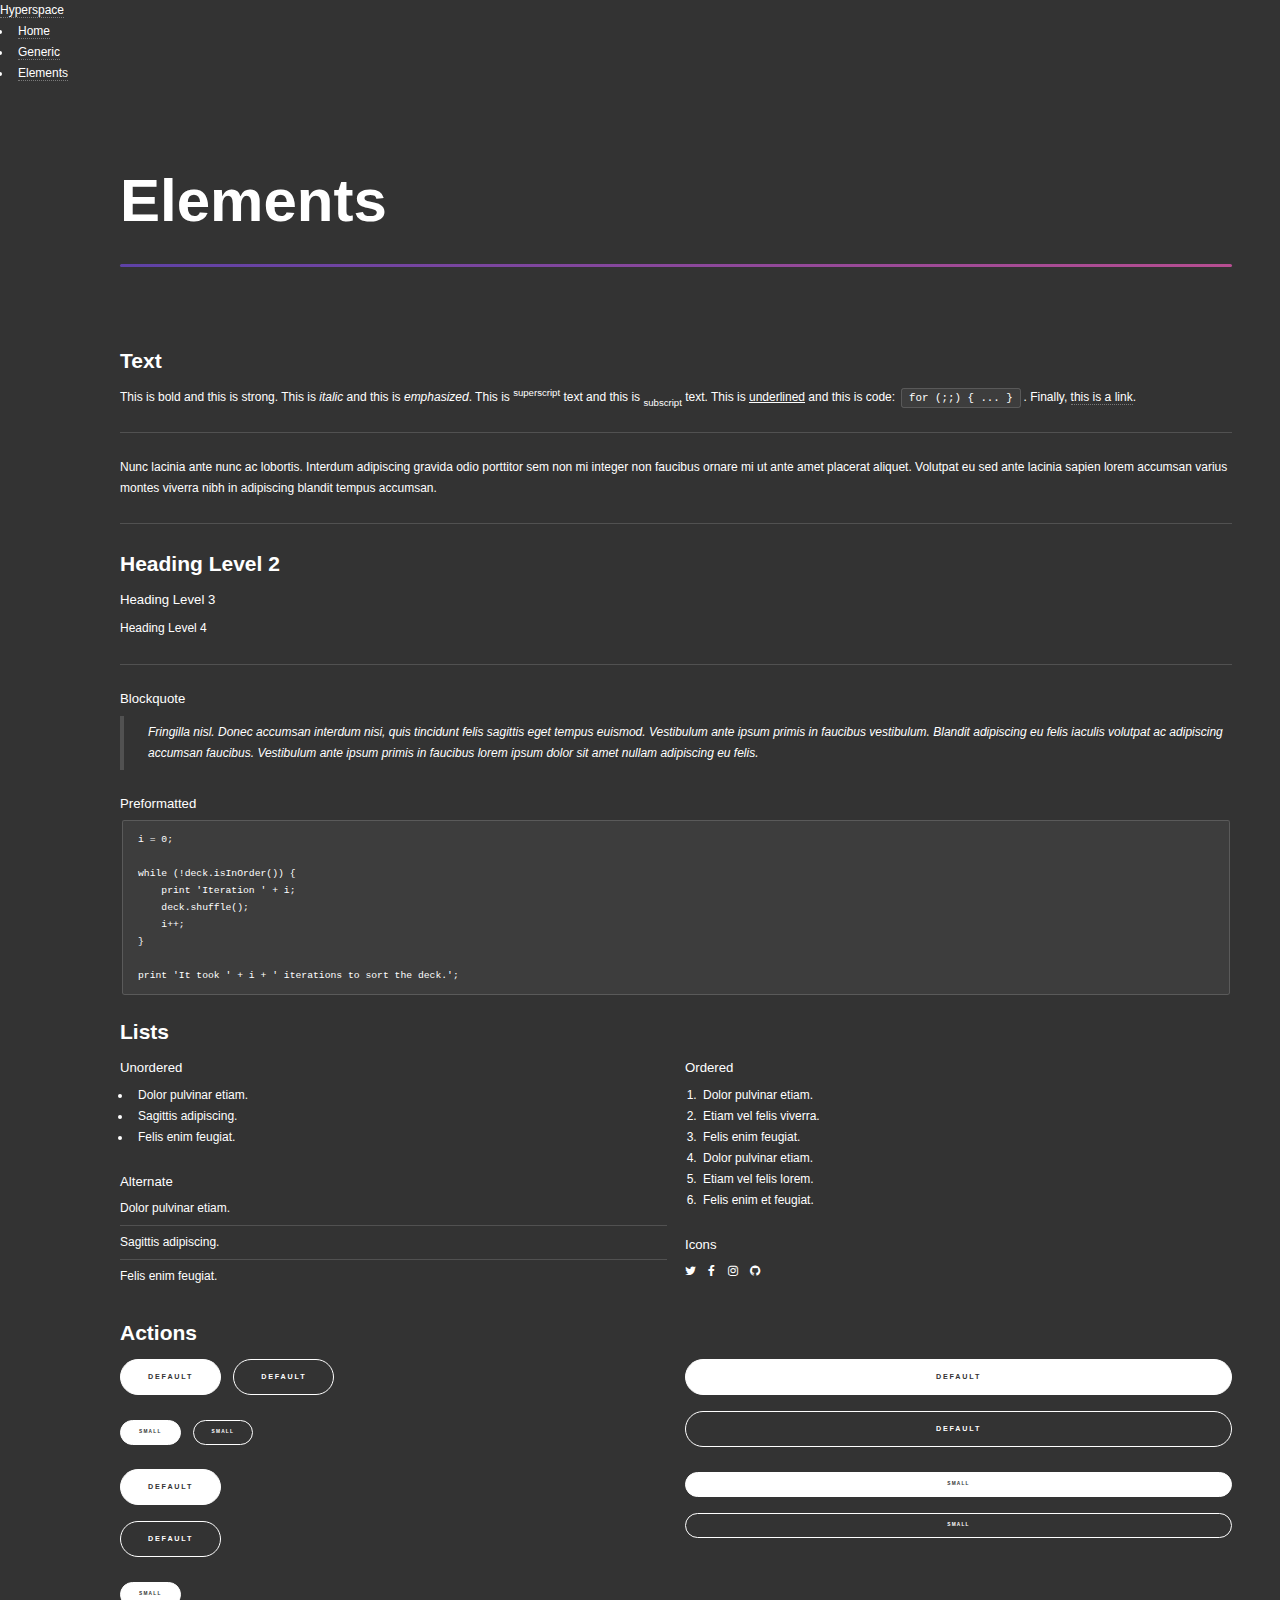
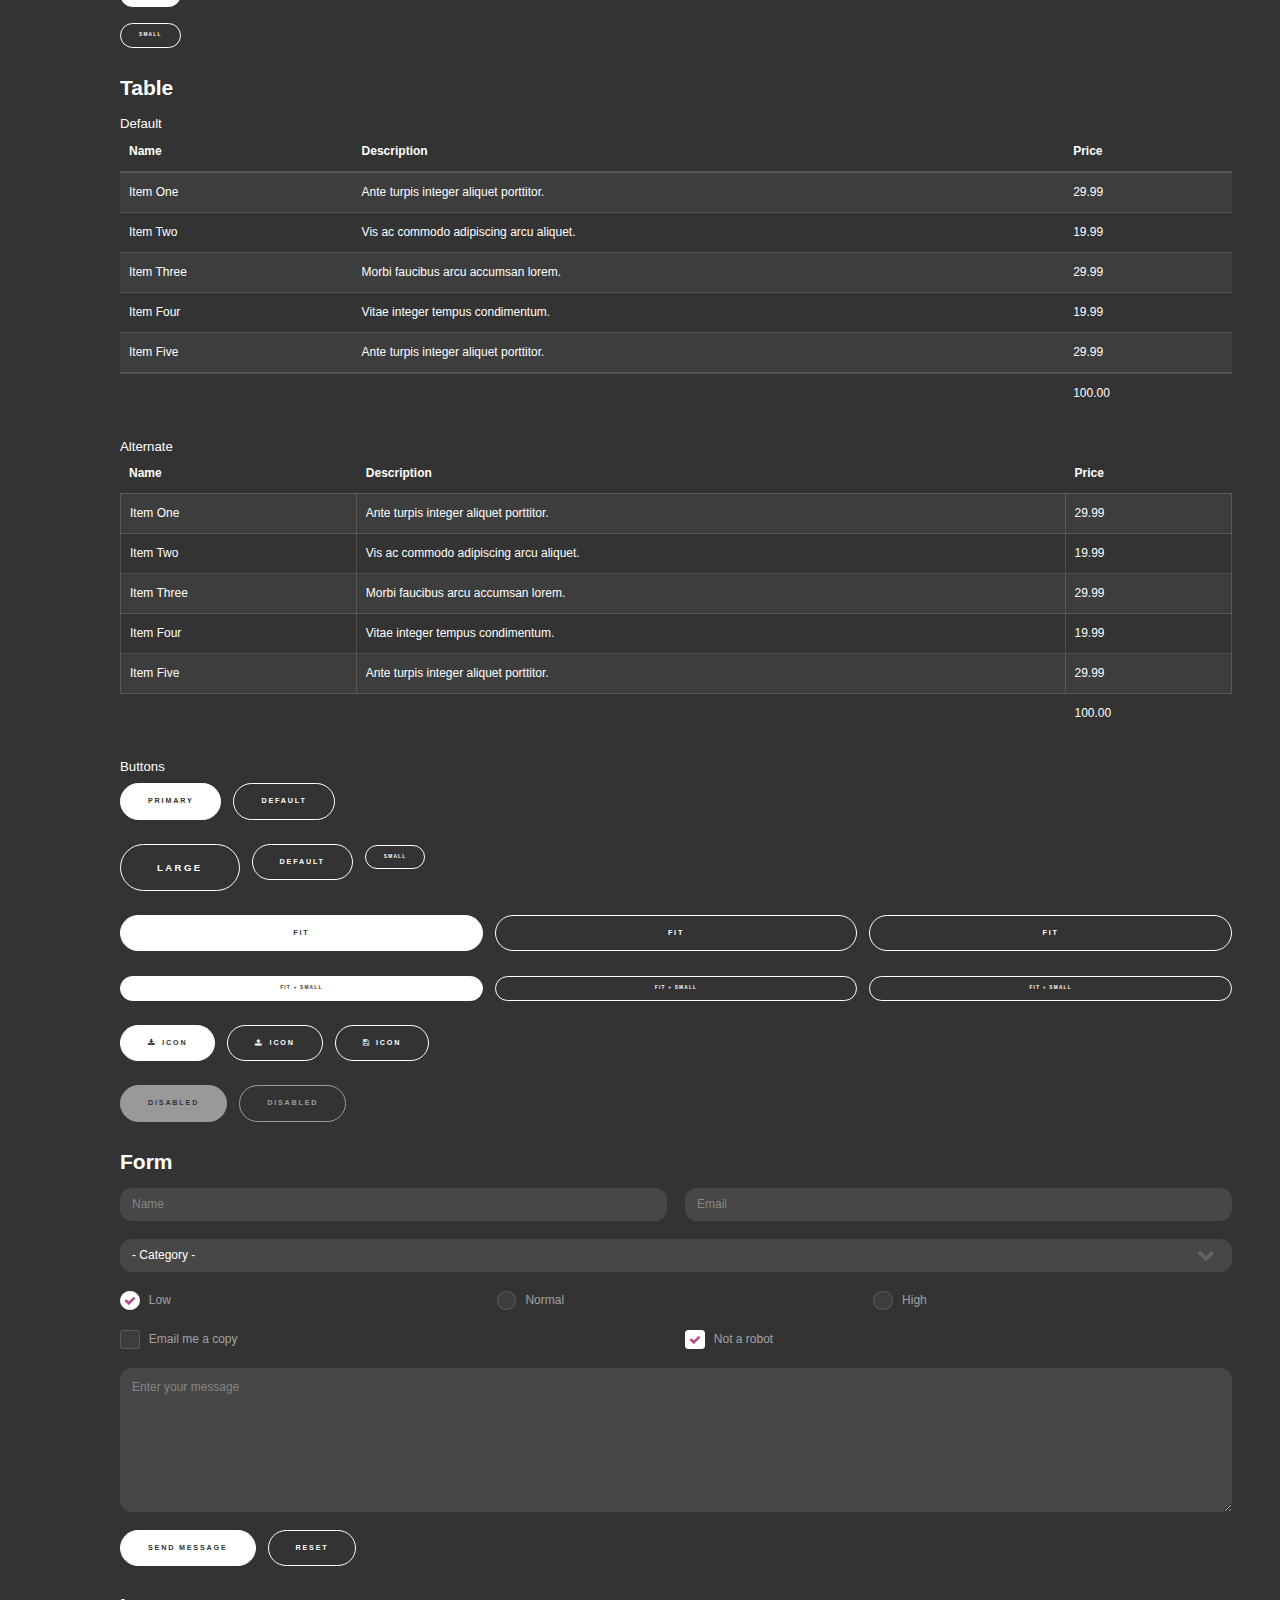
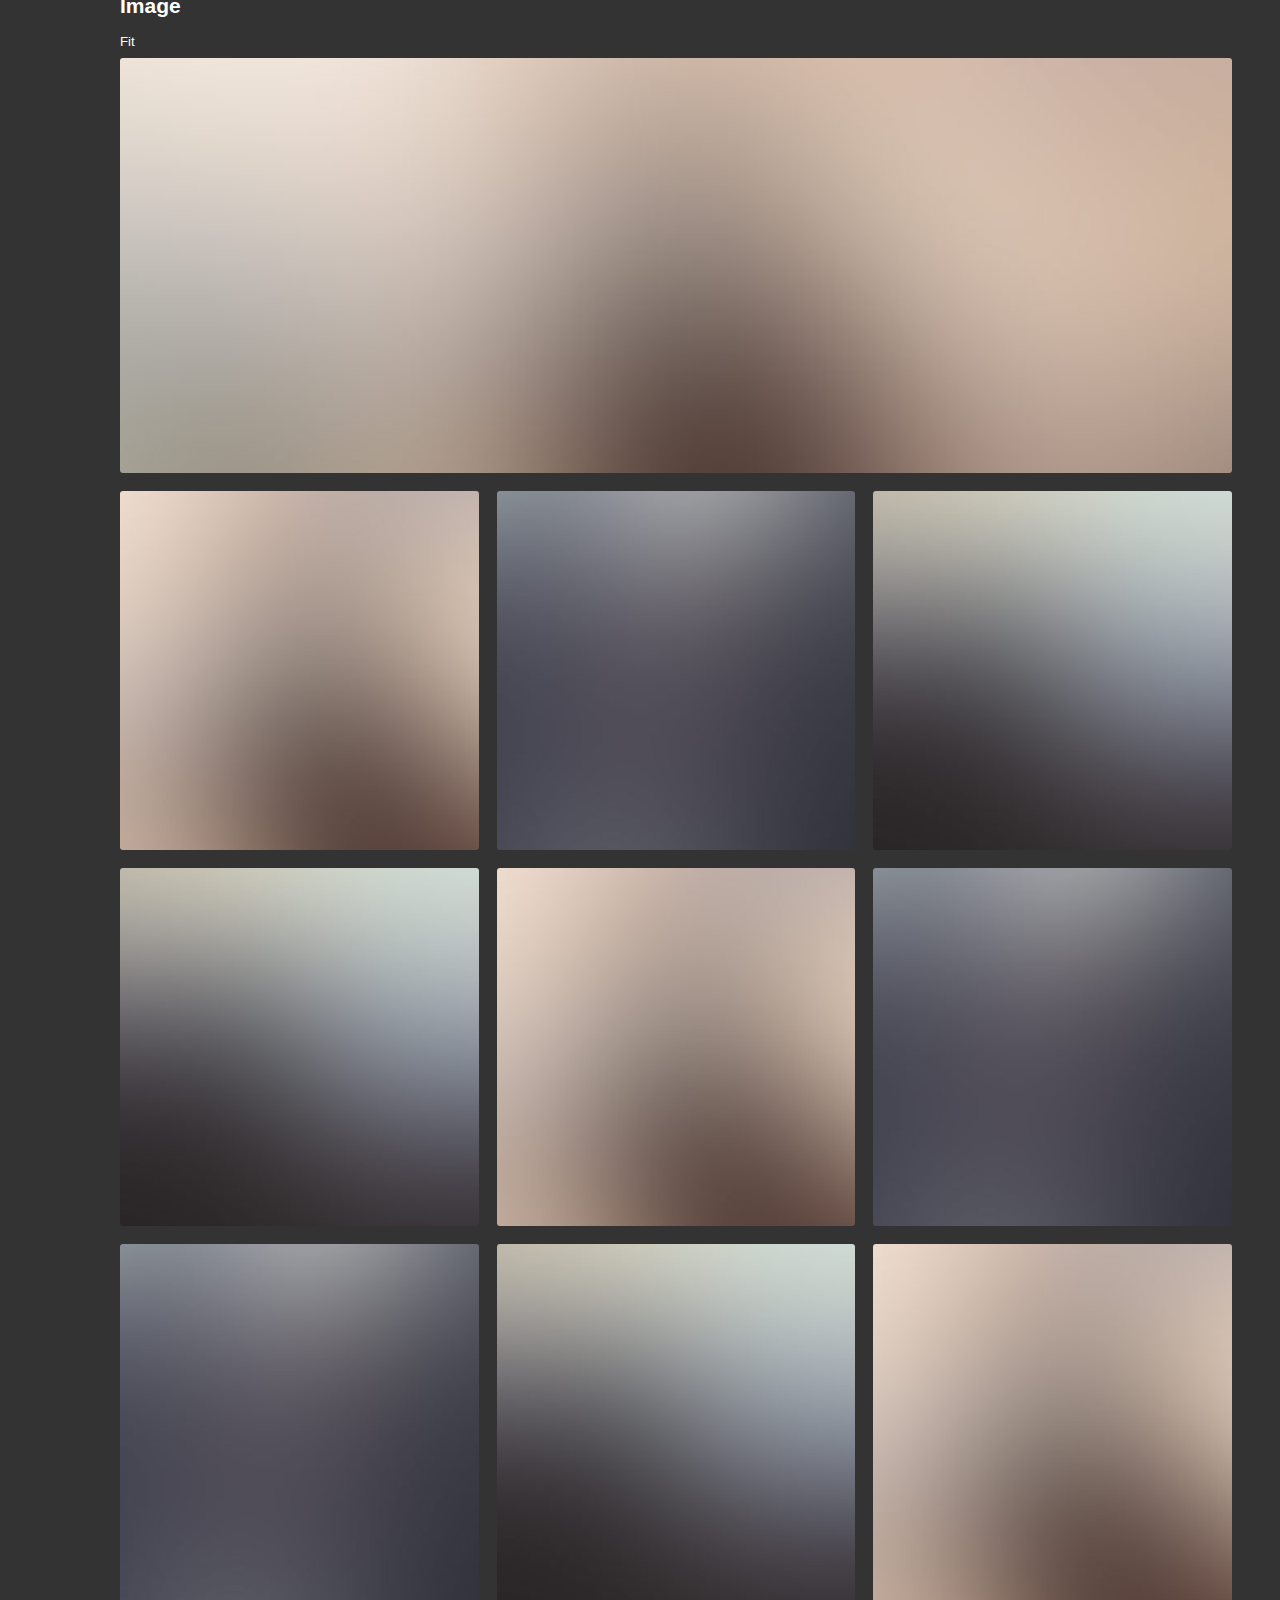
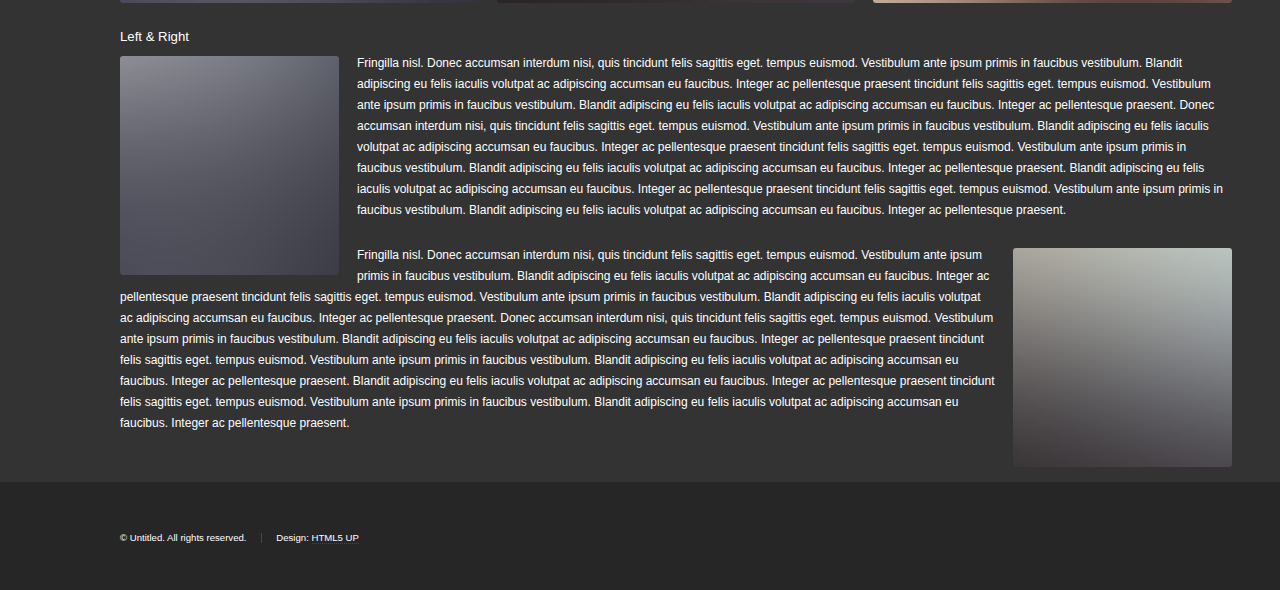
<file: elements.html>
<!DOCTYPE HTML>

<html>
	<head>
		<title>Elements - Hyperspace by HTML5 UP</title>
		<meta charset="utf-8" />
		<meta name="viewport" content="width=device-width, initial-scale=1, user-scalable=no" />
		<link rel="stylesheet" href="assets/css/main.css" />
		<noscript><link rel="stylesheet" href="assets/css/noscript.css" /></noscript>
	</head>
	<body class="is-preload">

		<!-- Header -->
			<header id="header">
				<a href="index.html" class="title">Hyperspace</a>
				<nav>
					<ul>
						<li><a href="index.html">Home</a></li>
						<li><a href="generic.html">Generic</a></li>
						<li><a href="elements.html"  class="active">Elements</a></li>
					</ul>
				</nav>
			</header>

		<!-- Wrapper -->
			<div id="wrapper">

				<!-- Main -->
					<section id="main" class="wrapper">
						<div class="inner">
							<h1 class="major">Elements</h1>

							<!-- Text -->
								<section>
									<h2>Text</h2>
									<p>This is <b>bold</b> and this is <strong>strong</strong>. This is <i>italic</i> and this is <em>emphasized</em>.
									This is <sup>superscript</sup> text and this is <sub>subscript</sub> text.
									This is <u>underlined</u> and this is code: <code>for (;;) { ... }</code>. Finally, <a href="#">this is a link</a>.</p>
									<hr />
									<p>Nunc lacinia ante nunc ac lobortis. Interdum adipiscing gravida odio porttitor sem non mi integer non faucibus ornare mi ut ante amet placerat aliquet. Volutpat eu sed ante lacinia sapien lorem accumsan varius montes viverra nibh in adipiscing blandit tempus accumsan.</p>
									<hr />
									<h2>Heading Level 2</h2>
									<h3>Heading Level 3</h3>
									<h4>Heading Level 4</h4>
									<hr />
									<h3>Blockquote</h3>
									<blockquote>Fringilla nisl. Donec accumsan interdum nisi, quis tincidunt felis sagittis eget tempus euismod. Vestibulum ante ipsum primis in faucibus vestibulum. Blandit adipiscing eu felis iaculis volutpat ac adipiscing accumsan faucibus. Vestibulum ante ipsum primis in faucibus lorem ipsum dolor sit amet nullam adipiscing eu felis.</blockquote>
									<h3>Preformatted</h3>
									<pre><code>i = 0;

while (!deck.isInOrder()) {
    print 'Iteration ' + i;
    deck.shuffle();
    i++;
}

print 'It took ' + i + ' iterations to sort the deck.';</code></pre>
								</section>

							<!-- Lists -->
								<section>
									<h2>Lists</h2>
									<div class="row">
										<div class="col-6 col-12-medium">
											<h3>Unordered</h3>
											<ul>
												<li>Dolor pulvinar etiam.</li>
												<li>Sagittis adipiscing.</li>
												<li>Felis enim feugiat.</li>
											</ul>
											<h3>Alternate</h3>
											<ul class="alt">
												<li>Dolor pulvinar etiam.</li>
												<li>Sagittis adipiscing.</li>
												<li>Felis enim feugiat.</li>
											</ul>
										</div>
										<div class="col-6 col-12-medium">
											<h3>Ordered</h3>
											<ol>
												<li>Dolor pulvinar etiam.</li>
												<li>Etiam vel felis viverra.</li>
												<li>Felis enim feugiat.</li>
												<li>Dolor pulvinar etiam.</li>
												<li>Etiam vel felis lorem.</li>
												<li>Felis enim et feugiat.</li>
											</ol>
											<h3>Icons</h3>
											<ul class="icons">
												<li><a href="#" class="icon fa-twitter"><span class="label">Twitter</span></a></li>
												<li><a href="#" class="icon fa-facebook"><span class="label">Facebook</span></a></li>
												<li><a href="#" class="icon fa-instagram"><span class="label">Instagram</span></a></li>
												<li><a href="#" class="icon fa-github"><span class="label">Github</span></a></li>
											</ul>
										</div>
									</div>
									<h2>Actions</h2>
									<div class="row">
										<div class="col-6 col-12-medium">
											<ul class="actions">
												<li><a href="#" class="button primary">Default</a></li>
												<li><a href="#" class="button">Default</a></li>
											</ul>
											<ul class="actions small">
												<li><a href="#" class="button primary small">Small</a></li>
												<li><a href="#" class="button small">Small</a></li>
											</ul>
											<ul class="actions stacked">
												<li><a href="#" class="button primary">Default</a></li>
												<li><a href="#" class="button">Default</a></li>
											</ul>
											<ul class="actions stacked">
												<li><a href="#" class="button primary small">Small</a></li>
												<li><a href="#" class="button small">Small</a></li>
											</ul>
										</div>
										<div class="col-6 col-12-medium">
											<ul class="actions stacked">
												<li><a href="#" class="button primary fit">Default</a></li>
												<li><a href="#" class="button fit">Default</a></li>
											</ul>
											<ul class="actions stacked">
												<li><a href="#" class="button primary small fit">Small</a></li>
												<li><a href="#" class="button small fit">Small</a></li>
											</ul>
										</div>
									</div>
								</section>

							<!-- Table -->
								<section>
									<h2>Table</h2>
									<h3>Default</h3>
									<div class="table-wrapper">
										<table>
											<thead>
												<tr>
													<th>Name</th>
													<th>Description</th>
													<th>Price</th>
												</tr>
											</thead>
											<tbody>
												<tr>
													<td>Item One</td>
													<td>Ante turpis integer aliquet porttitor.</td>
													<td>29.99</td>
												</tr>
												<tr>
													<td>Item Two</td>
													<td>Vis ac commodo adipiscing arcu aliquet.</td>
													<td>19.99</td>
												</tr>
												<tr>
													<td>Item Three</td>
													<td> Morbi faucibus arcu accumsan lorem.</td>
													<td>29.99</td>
												</tr>
												<tr>
													<td>Item Four</td>
													<td>Vitae integer tempus condimentum.</td>
													<td>19.99</td>
												</tr>
												<tr>
													<td>Item Five</td>
													<td>Ante turpis integer aliquet porttitor.</td>
													<td>29.99</td>
												</tr>
											</tbody>
											<tfoot>
												<tr>
													<td colspan="2"></td>
													<td>100.00</td>
												</tr>
											</tfoot>
										</table>
									</div>

									<h3>Alternate</h3>
									<div class="table-wrapper">
										<table class="alt">
											<thead>
												<tr>
													<th>Name</th>
													<th>Description</th>
													<th>Price</th>
												</tr>
											</thead>
											<tbody>
												<tr>
													<td>Item One</td>
													<td>Ante turpis integer aliquet porttitor.</td>
													<td>29.99</td>
												</tr>
												<tr>
													<td>Item Two</td>
													<td>Vis ac commodo adipiscing arcu aliquet.</td>
													<td>19.99</td>
												</tr>
												<tr>
													<td>Item Three</td>
													<td> Morbi faucibus arcu accumsan lorem.</td>
													<td>29.99</td>
												</tr>
												<tr>
													<td>Item Four</td>
													<td>Vitae integer tempus condimentum.</td>
													<td>19.99</td>
												</tr>
												<tr>
													<td>Item Five</td>
													<td>Ante turpis integer aliquet porttitor.</td>
													<td>29.99</td>
												</tr>
											</tbody>
											<tfoot>
												<tr>
													<td colspan="2"></td>
													<td>100.00</td>
												</tr>
											</tfoot>
										</table>
									</div>
								</section>

							<!-- Buttons -->
								<section>
									<h3>Buttons</h3>
									<ul class="actions">
										<li><a href="#" class="button primary">Primary</a></li>
										<li><a href="#" class="button">Default</a></li>
									</ul>
									<ul class="actions">
										<li><a href="#" class="button large">Large</a></li>
										<li><a href="#" class="button">Default</a></li>
										<li><a href="#" class="button small">Small</a></li>
									</ul>
									<ul class="actions fit">
										<li><a href="#" class="button primary fit">Fit</a></li>
										<li><a href="#" class="button fit">Fit</a></li>
										<li><a href="#" class="button fit">Fit</a></li>
									</ul>
									<ul class="actions fit small">
										<li><a href="#" class="button primary fit small">Fit + Small</a></li>
										<li><a href="#" class="button fit small">Fit + Small</a></li>
										<li><a href="#" class="button fit small">Fit + Small</a></li>
									</ul>
									<ul class="actions">
										<li><a href="#" class="button primary icon fa-download">Icon</a></li>
										<li><a href="#" class="button icon fa-upload">Icon</a></li>
										<li><a href="#" class="button icon fa-save">Icon</a></li>
									</ul>
									<ul class="actions">
										<li><span class="button primary disabled">Disabled</span></li>
										<li><span class="button disabled">Disabled</span></li>
									</ul>
								</section>

							<!-- Form -->
								<section>
									<h2>Form</h2>
									<form method="post" action="#">
										<div class="row gtr-uniform">
											<div class="col-6 col-12-xsmall">
												<input type="text" name="demo-name" id="demo-name" value="" placeholder="Name" />
											</div>
											<div class="col-6 col-12-xsmall">
												<input type="email" name="demo-email" id="demo-email" value="" placeholder="Email" />
											</div>
											<div class="col-12">
												<select name="demo-category" id="demo-category">
													<option value="">- Category -</option>
													<option value="1">Manufacturing</option>
													<option value="1">Shipping</option>
													<option value="1">Administration</option>
													<option value="1">Human Resources</option>
												</select>
											</div>
											<div class="col-4 col-12-small">
												<input type="radio" id="demo-priority-low" name="demo-priority" checked>
												<label for="demo-priority-low">Low</label>
											</div>
											<div class="col-4 col-12-small">
												<input type="radio" id="demo-priority-normal" name="demo-priority">
												<label for="demo-priority-normal">Normal</label>
											</div>
											<div class="col-4 col-12-small">
												<input type="radio" id="demo-priority-high" name="demo-priority">
												<label for="demo-priority-high">High</label>
											</div>
											<div class="col-6 col-12-small">
												<input type="checkbox" id="demo-copy" name="demo-copy">
												<label for="demo-copy">Email me a copy</label>
											</div>
											<div class="col-6 col-12-small">
												<input type="checkbox" id="demo-human" name="demo-human" checked>
												<label for="demo-human">Not a robot</label>
											</div>
											<div class="col-12">
												<textarea name="demo-message" id="demo-message" placeholder="Enter your message" rows="6"></textarea>
											</div>
											<div class="col-12">
												<ul class="actions">
													<li><input type="submit" value="Send Message" class="primary" /></li>
													<li><input type="reset" value="Reset" /></li>
												</ul>
											</div>
										</div>
									</form>
								</section>

							<!-- Image -->
								<section>
									<h2>Image</h2>
									<h3>Fit</h3>
									<div class="box alt">
										<div class="row gtr-uniform">
											<div class="col-12"><span class="image fit"><img src="images/pic04.jpg" alt="" /></span></div>
											<div class="col-4"><span class="image fit"><img src="images/pic01.jpg" alt="" /></span></div>
											<div class="col-4"><span class="image fit"><img src="images/pic02.jpg" alt="" /></span></div>
											<div class="col-4"><span class="image fit"><img src="images/pic03.jpg" alt="" /></span></div>
											<div class="col-4"><span class="image fit"><img src="images/pic03.jpg" alt="" /></span></div>
											<div class="col-4"><span class="image fit"><img src="images/pic01.jpg" alt="" /></span></div>
											<div class="col-4"><span class="image fit"><img src="images/pic02.jpg" alt="" /></span></div>
											<div class="col-4"><span class="image fit"><img src="images/pic02.jpg" alt="" /></span></div>
											<div class="col-4"><span class="image fit"><img src="images/pic03.jpg" alt="" /></span></div>
											<div class="col-4"><span class="image fit"><img src="images/pic01.jpg" alt="" /></span></div>
										</div>
									</div>
									<h3>Left &amp; Right</h3>
									<p><span class="image left"><img src="images/pic05.jpg" alt="" /></span>Fringilla nisl. Donec accumsan interdum nisi, quis tincidunt felis sagittis eget. tempus euismod. Vestibulum ante ipsum primis in faucibus vestibulum. Blandit adipiscing eu felis iaculis volutpat ac adipiscing accumsan eu faucibus. Integer ac pellentesque praesent tincidunt felis sagittis eget. tempus euismod. Vestibulum ante ipsum primis in faucibus vestibulum. Blandit adipiscing eu felis iaculis volutpat ac adipiscing accumsan eu faucibus. Integer ac pellentesque praesent. Donec accumsan interdum nisi, quis tincidunt felis sagittis eget. tempus euismod. Vestibulum ante ipsum primis in faucibus vestibulum. Blandit adipiscing eu felis iaculis volutpat ac adipiscing accumsan eu faucibus. Integer ac pellentesque praesent tincidunt felis sagittis eget. tempus euismod. Vestibulum ante ipsum primis in faucibus vestibulum. Blandit adipiscing eu felis iaculis volutpat ac adipiscing accumsan eu faucibus. Integer ac pellentesque praesent. Blandit adipiscing eu felis iaculis volutpat ac adipiscing accumsan eu faucibus. Integer ac pellentesque praesent tincidunt felis sagittis eget. tempus euismod. Vestibulum ante ipsum primis in faucibus vestibulum. Blandit adipiscing eu felis iaculis volutpat ac adipiscing accumsan eu faucibus. Integer ac pellentesque praesent.</p>
									<p><span class="image right"><img src="images/pic06.jpg" alt="" /></span>Fringilla nisl. Donec accumsan interdum nisi, quis tincidunt felis sagittis eget. tempus euismod. Vestibulum ante ipsum primis in faucibus vestibulum. Blandit adipiscing eu felis iaculis volutpat ac adipiscing accumsan eu faucibus. Integer ac pellentesque praesent tincidunt felis sagittis eget. tempus euismod. Vestibulum ante ipsum primis in faucibus vestibulum. Blandit adipiscing eu felis iaculis volutpat ac adipiscing accumsan eu faucibus. Integer ac pellentesque praesent. Donec accumsan interdum nisi, quis tincidunt felis sagittis eget. tempus euismod. Vestibulum ante ipsum primis in faucibus vestibulum. Blandit adipiscing eu felis iaculis volutpat ac adipiscing accumsan eu faucibus. Integer ac pellentesque praesent tincidunt felis sagittis eget. tempus euismod. Vestibulum ante ipsum primis in faucibus vestibulum. Blandit adipiscing eu felis iaculis volutpat ac adipiscing accumsan eu faucibus. Integer ac pellentesque praesent. Blandit adipiscing eu felis iaculis volutpat ac adipiscing accumsan eu faucibus. Integer ac pellentesque praesent tincidunt felis sagittis eget. tempus euismod. Vestibulum ante ipsum primis in faucibus vestibulum. Blandit adipiscing eu felis iaculis volutpat ac adipiscing accumsan eu faucibus. Integer ac pellentesque praesent.</p>
								</section>

						</div>
					</section>

			</div>

		<!-- Footer -->
			<footer id="footer" class="wrapper alt">
				<div class="inner">
					<ul class="menu">
						<li>&copy; Untitled. All rights reserved.</li><li>Design: <a href="http://html5up.net">HTML5 UP</a></li>
					</ul>
				</div>
			</footer>

		<!-- Scripts -->
			<script src="assets/js/jquery.min.js"></script>
			<script src="assets/js/jquery.scrollex.min.js"></script>
			<script src="assets/js/jquery.scrolly.min.js"></script>
			<script src="assets/js/browser.min.js"></script>
			<script src="assets/js/breakpoints.min.js"></script>
			<script src="assets/js/util.js"></script>
			<script src="assets/js/main.js"></script>

	</body>
</html>
</file>
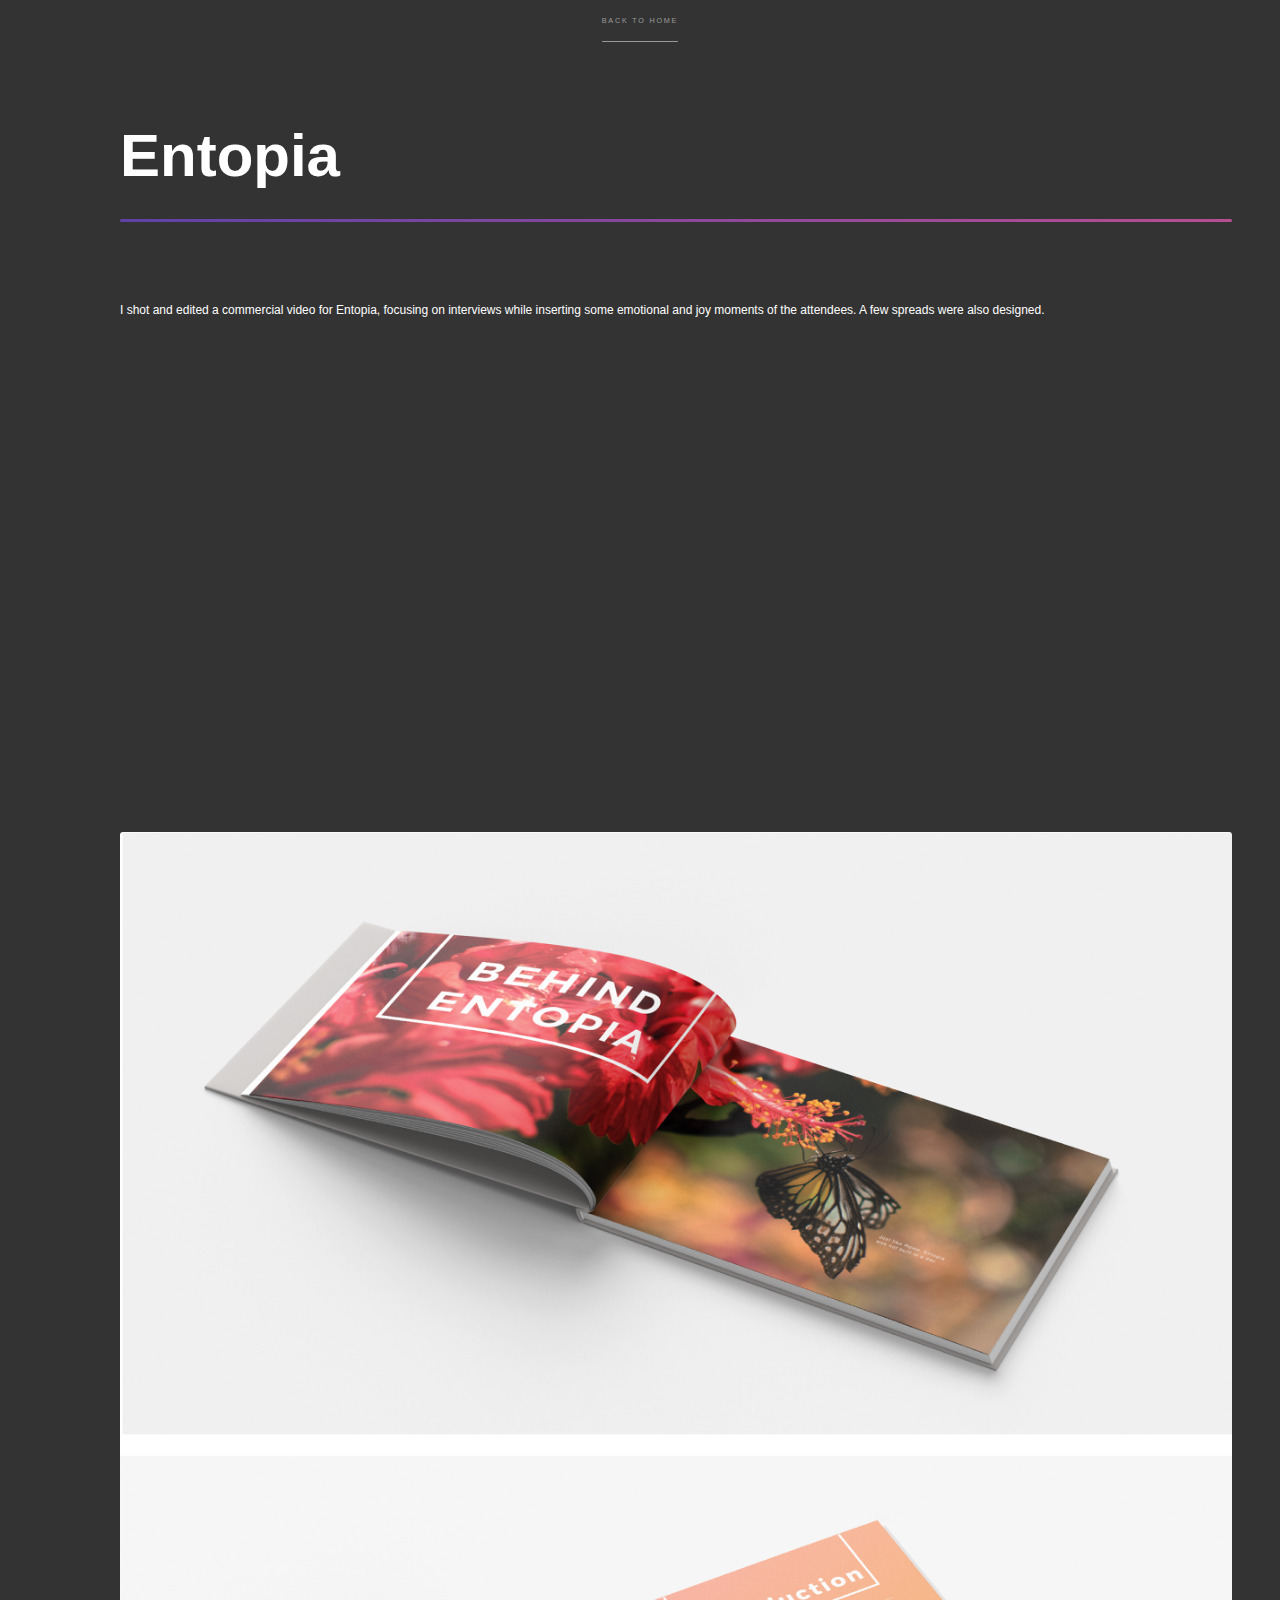
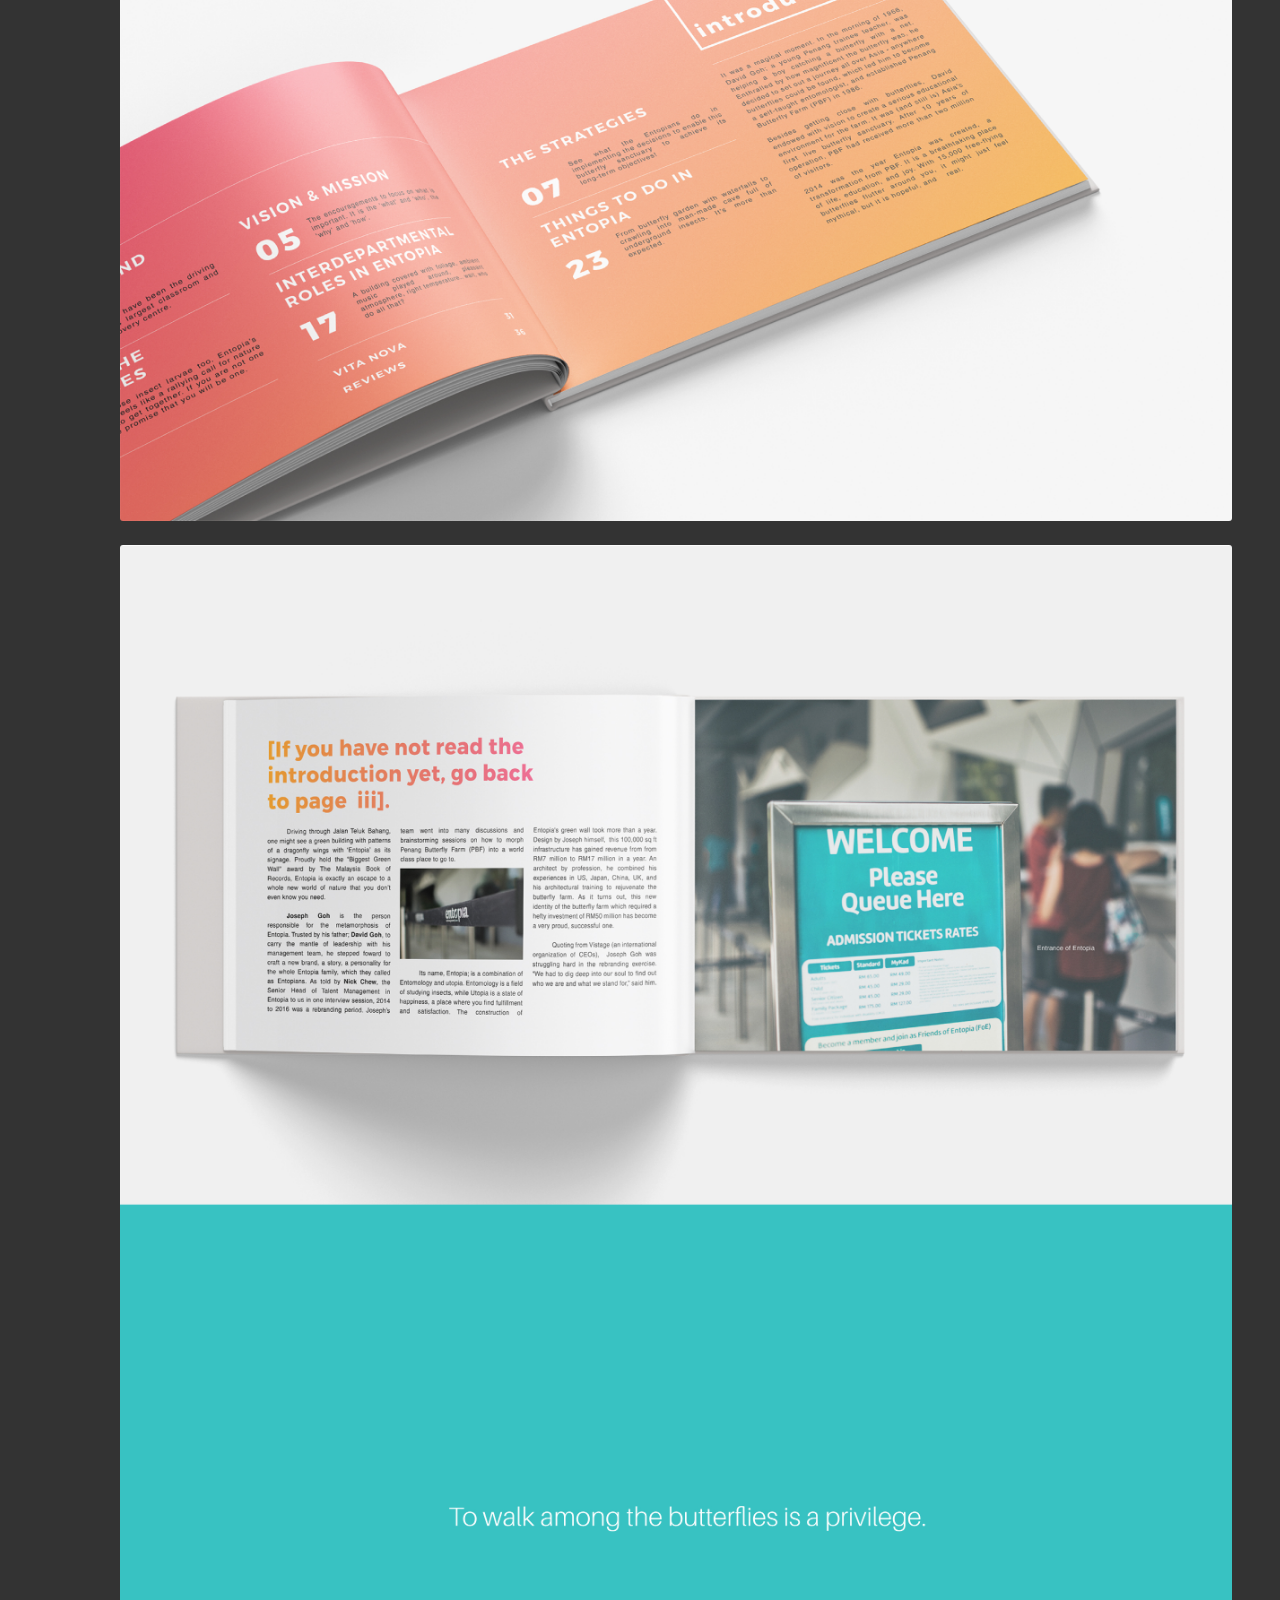
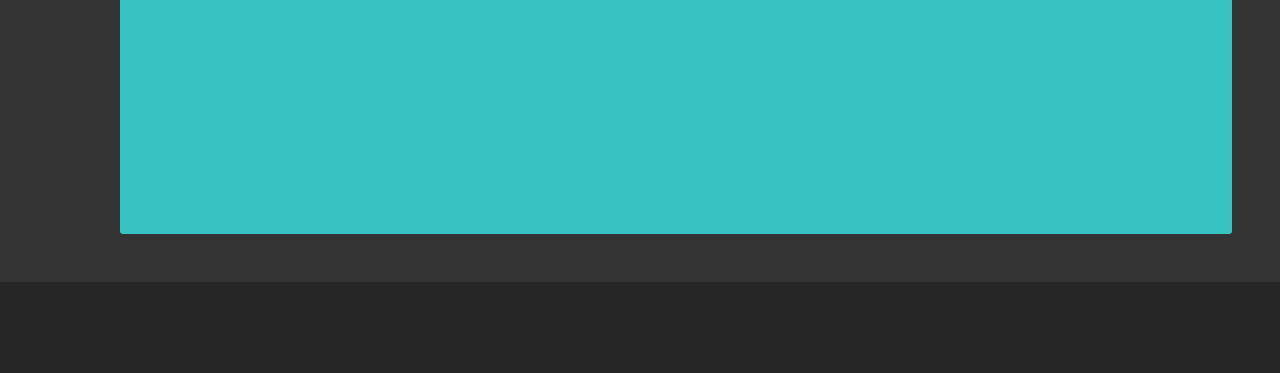
<file: entopia.html>
<!DOCTYPE HTML>
<html>
	<head>
		<title>Entopia - Portfolio of Nadira Zain</title>
		<meta charset="utf-8" />
		<meta name="viewport" content="width=device-width, initial-scale=1, user-scalable=no" />
		<link rel="stylesheet" href="assets/css/main.css" />
		<noscript><link rel="stylesheet" href="assets/css/noscript.css" /></noscript>
	</head>
	<body class="is-preload">

		<!-- Header -->
			<header id="header">
				<a href="index.html" class="title">Entopia</a>
			</header>

					<!-- Sidebar -->
			<section id="sidebar">
				<div class="inner">
					<nav>
						<ul>
							<li><a href="index.html">Back to Home</a></li>
						</ul>
					</nav>
				</div>
			</section>

		<!-- Wrapper -->
			<div id="wrapper">

				<!-- Main -->
					<section id="main" class="wrapper fade-up">
						<div class="inner">
							<h1 class="major">Entopia</h1>
							<p>I shot and edited a commercial video for Entopia, focusing on interviews while inserting some emotional and joy moments of the attendees. A few spreads were also designed.</p>
							
							<iframe src="https://drive.google.com/file/d/13g5zLSnsHdBh8-crrWOOjWPMBMltWtgN/preview" width="640" height="480"></iframe>

							<span class="image fit"><img src="images/entopia.jpg" alt="" /></span>
							<span class="image fit"><img src="images/entopia1.jpg" alt="" /></span>
						</div>
					</section>

			</div>

		<!-- Footer -->
			<footer id="footer" class="wrapper alt">
				<div class="inner">
					<ul class="menu">
					</ul>
				</div>
			</footer>

		<!-- Scripts -->
			<script src="assets/js/jquery.min.js"></script>
			<script src="assets/js/jquery.scrollex.min.js"></script>
			<script src="assets/js/jquery.scrolly.min.js"></script>
			<script src="assets/js/browser.min.js"></script>
			<script src="assets/js/breakpoints.min.js"></script>
			<script src="assets/js/util.js"></script>
			<script src="assets/js/main.js"></script>

	</body>
</html>
</file>
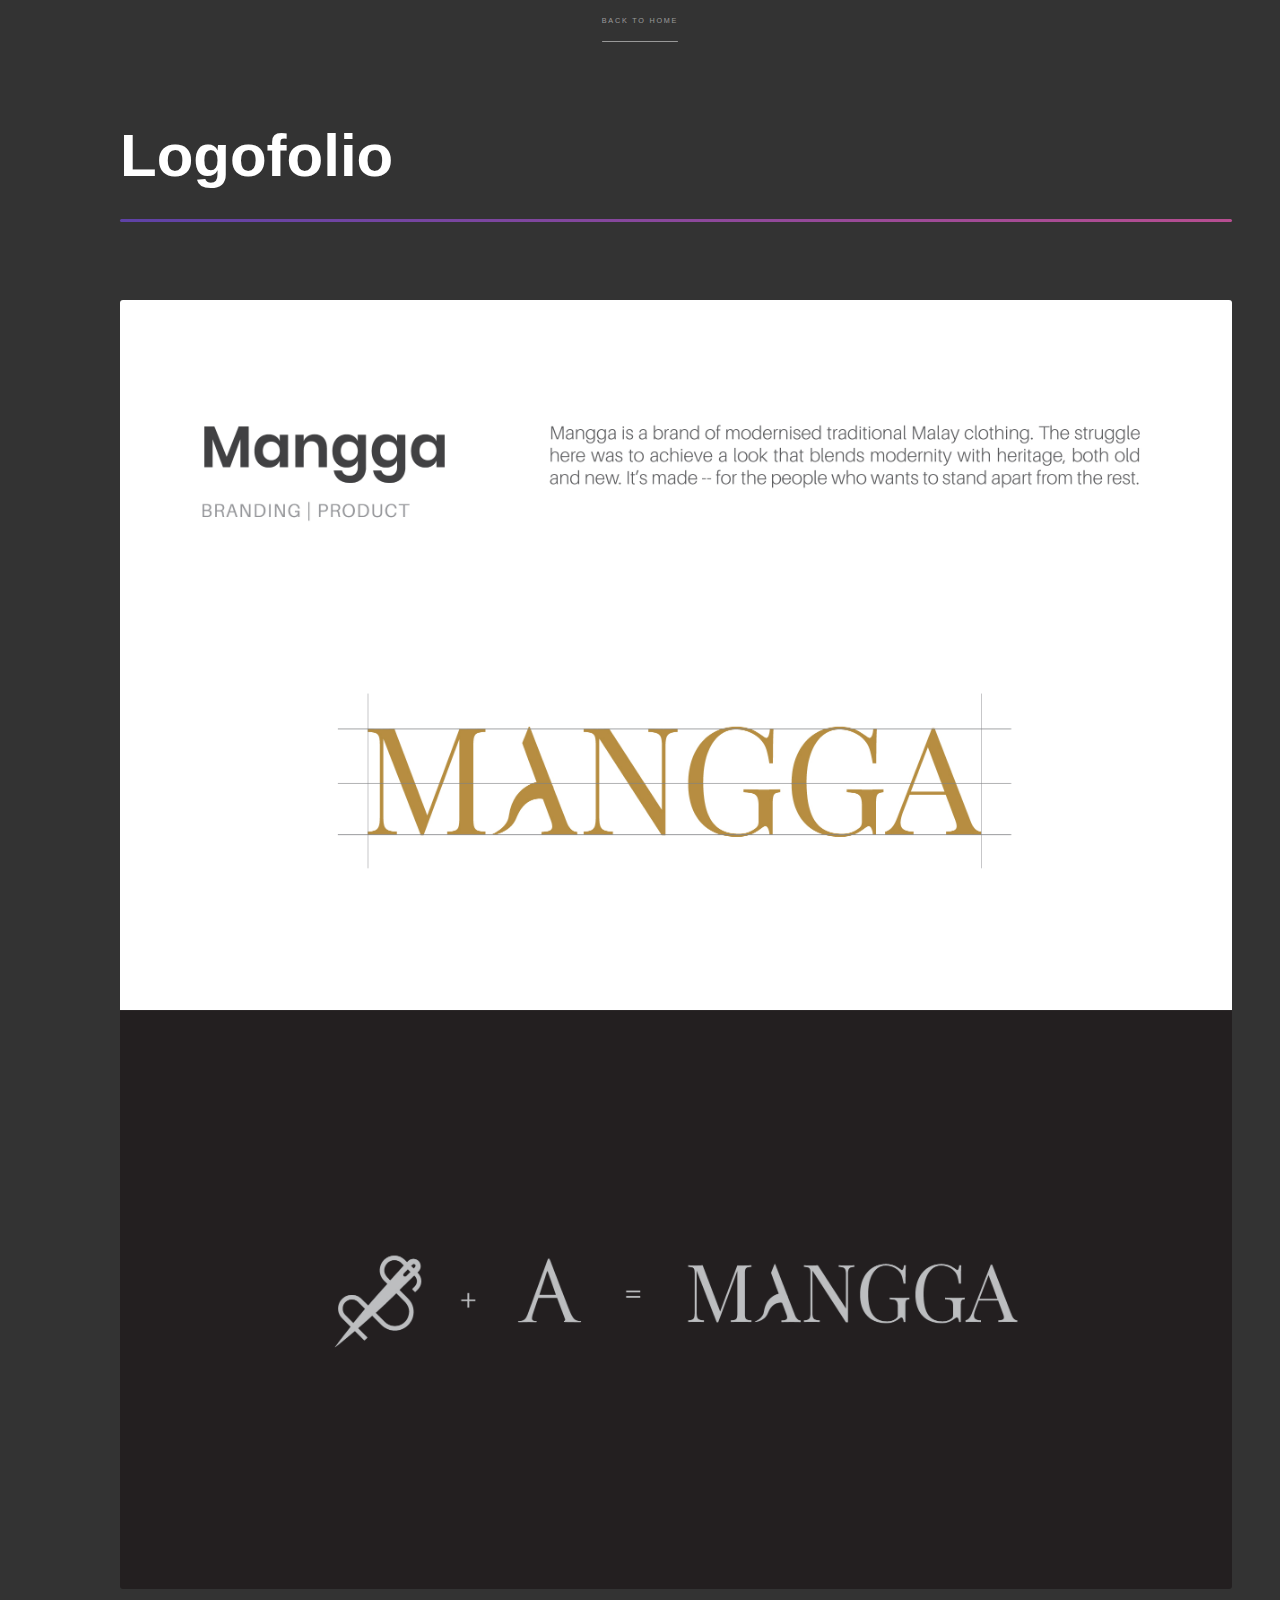
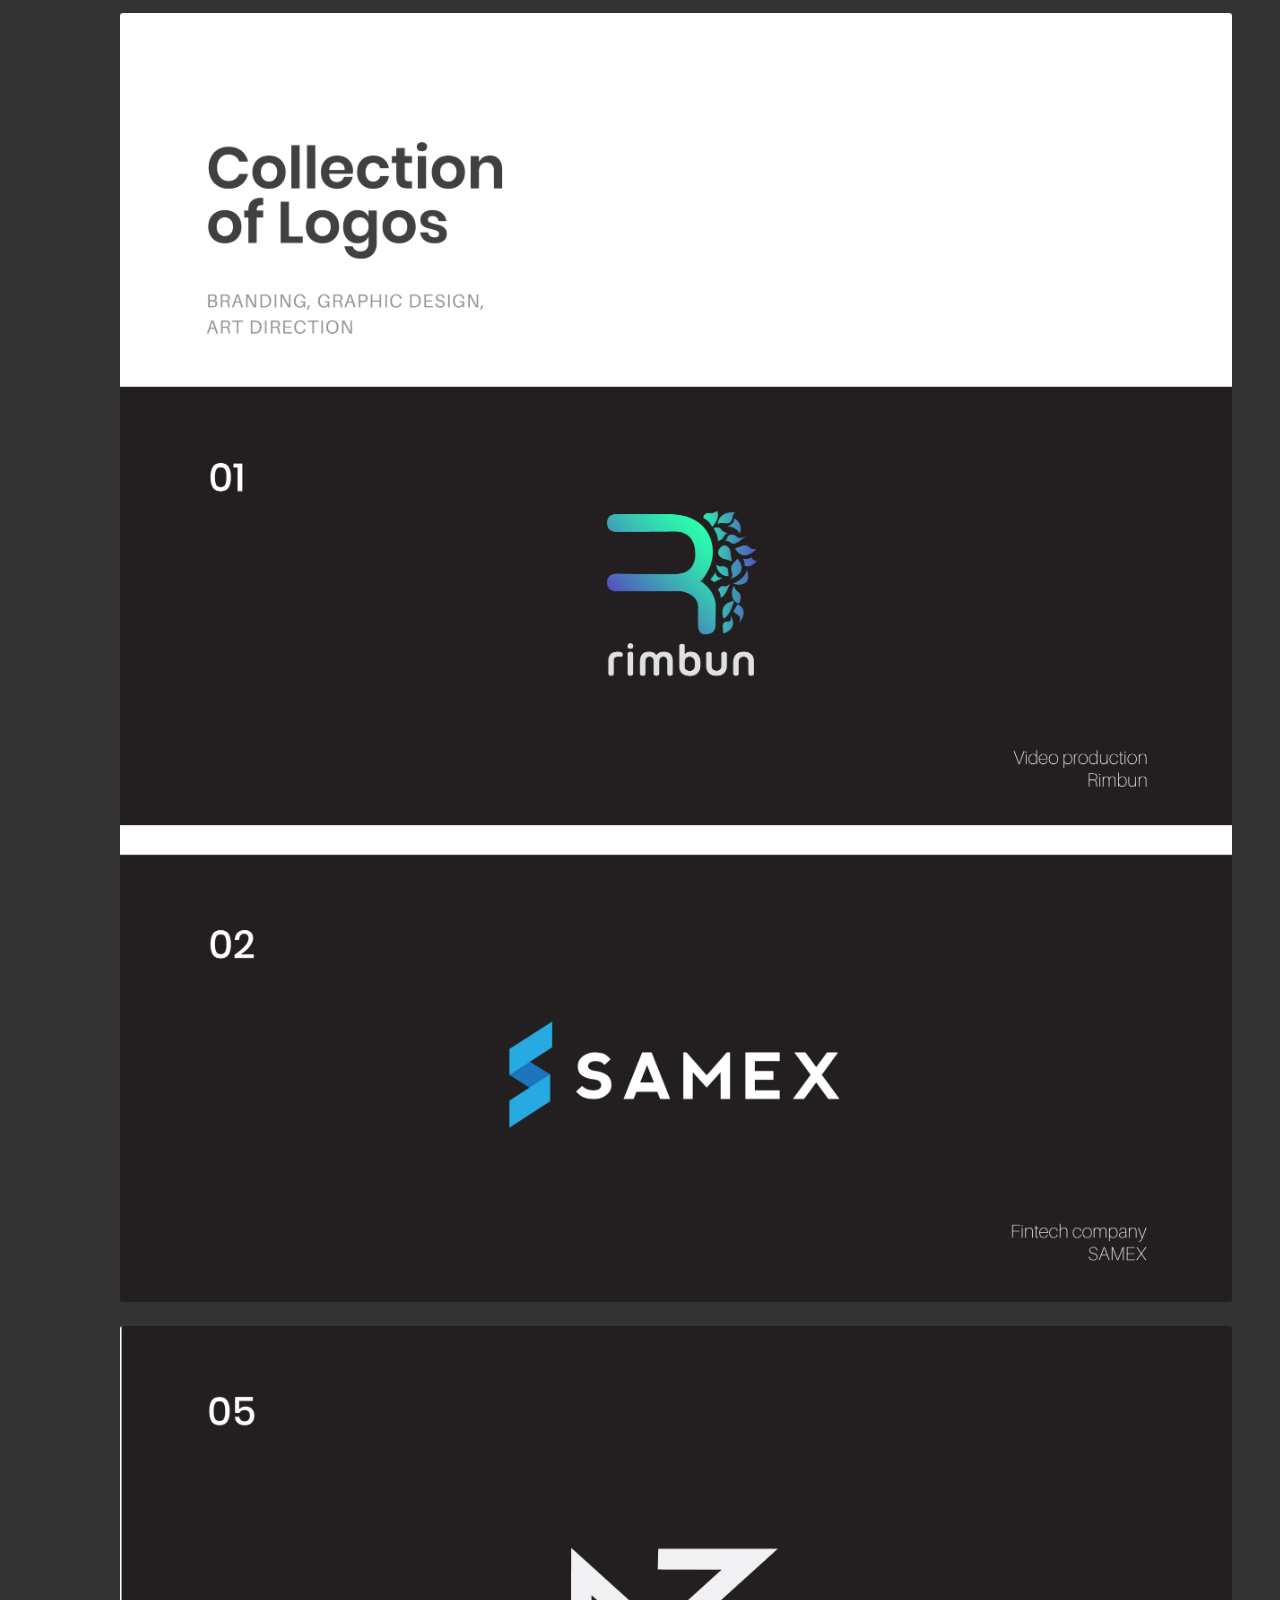
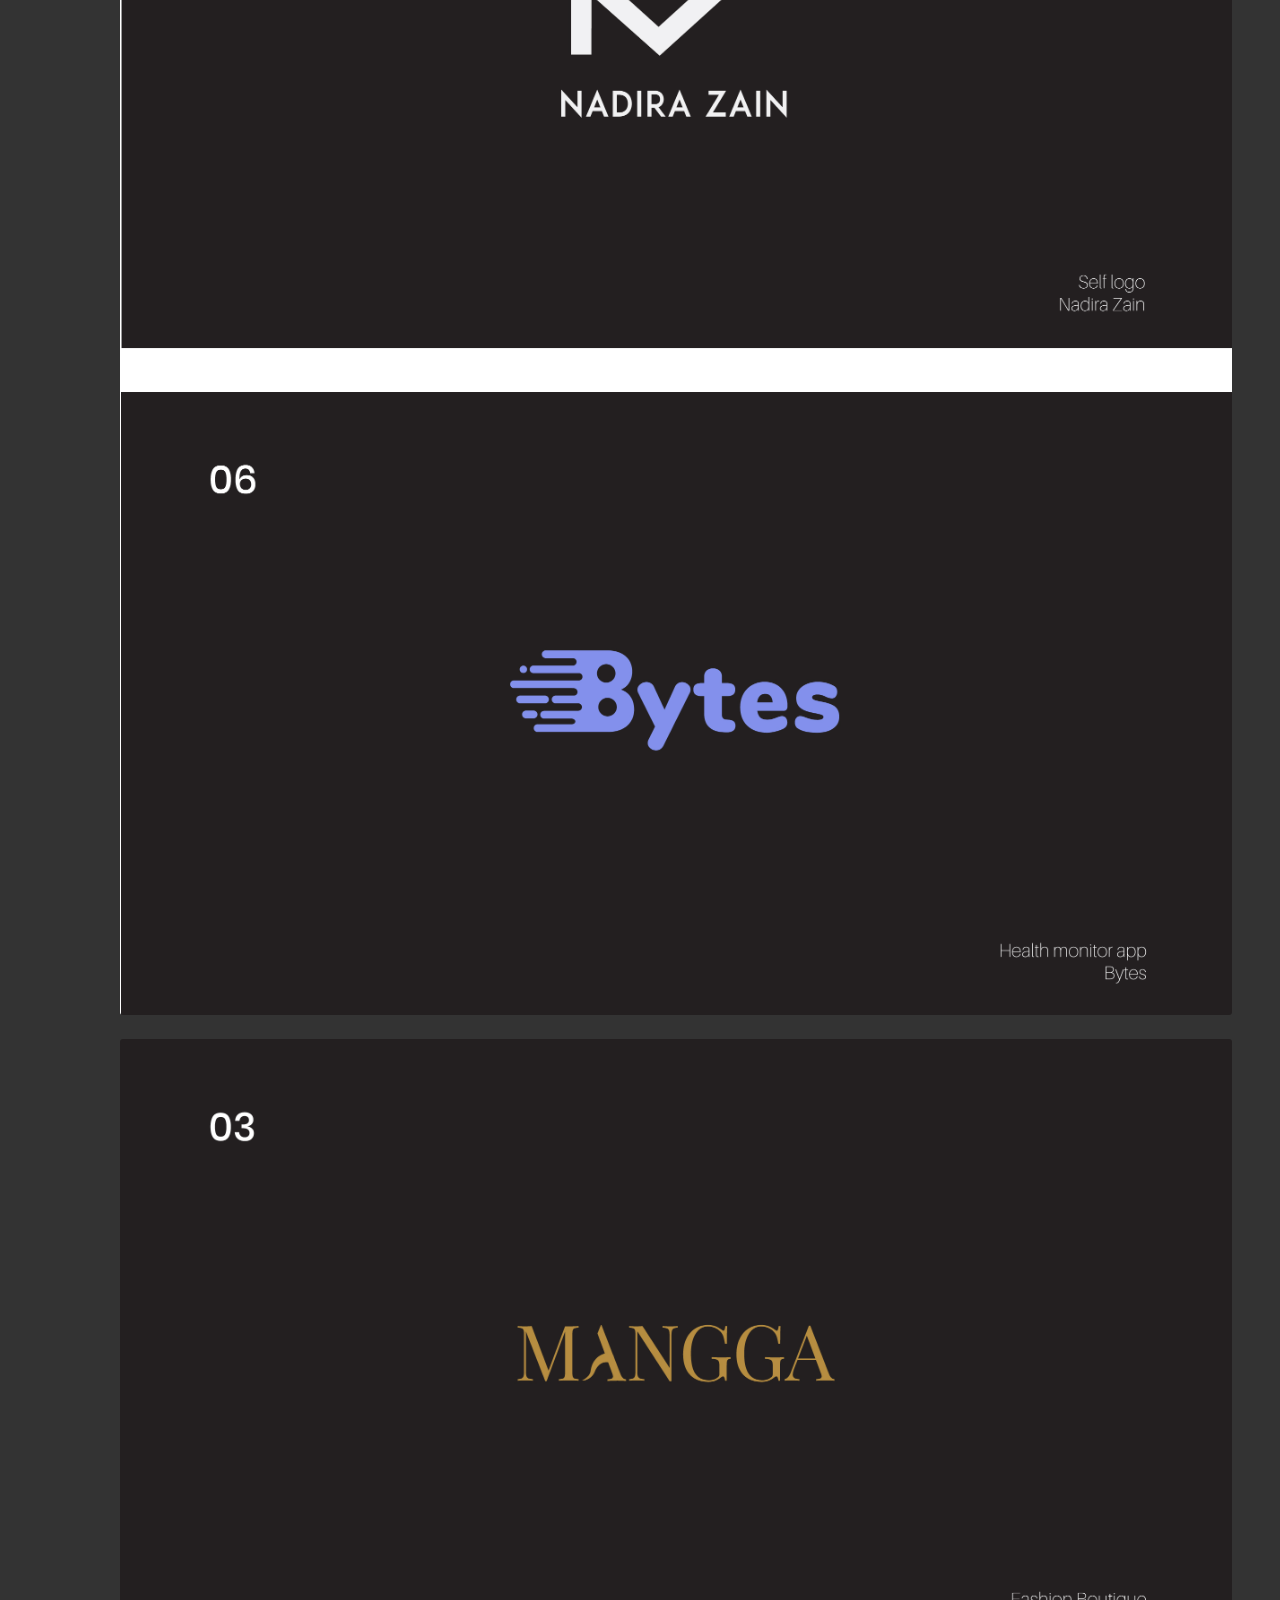
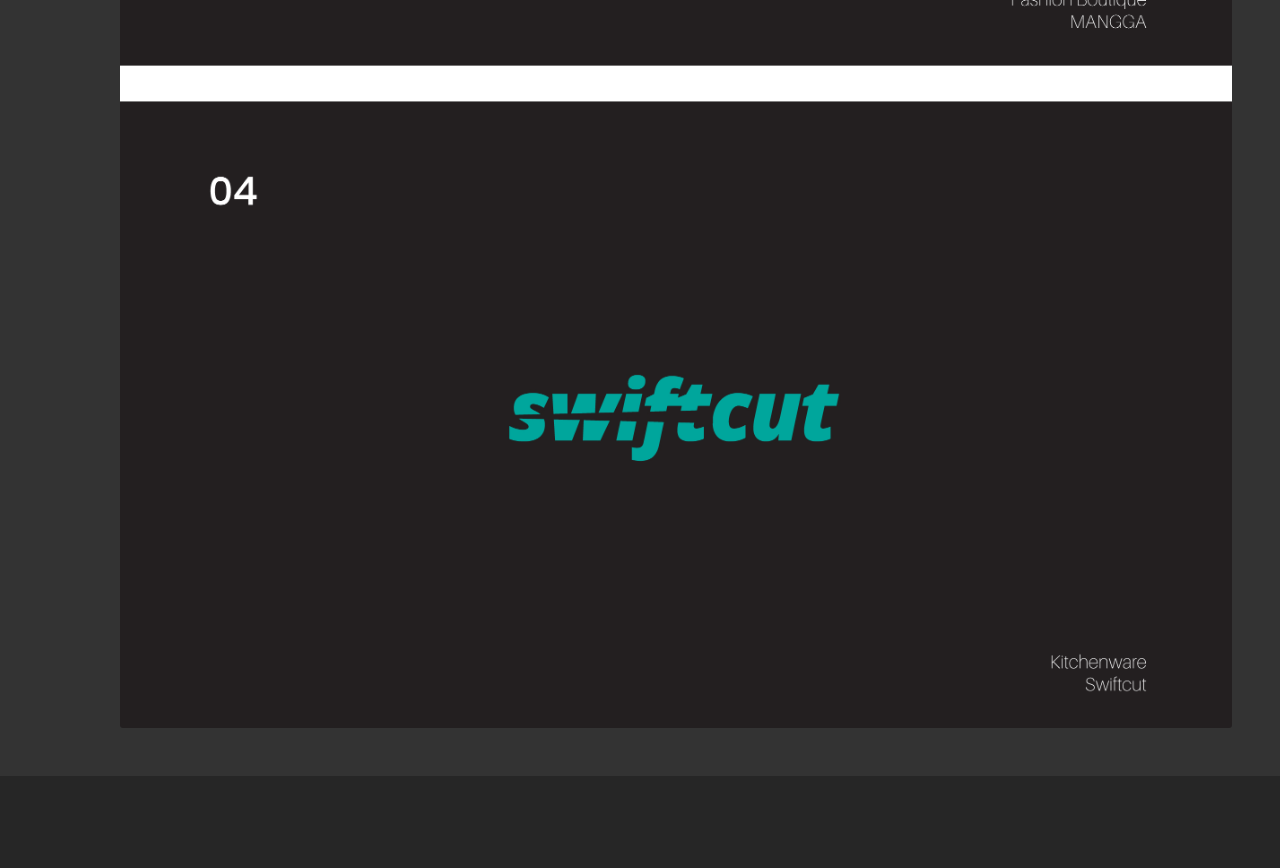
<file: logofolio.html>
<!DOCTYPE HTML>
<html>
	<head>
		<title>Logofolio - Portfolio of Nadira Zain</title>
		<meta charset="utf-8" />
		<meta name="viewport" content="width=device-width, initial-scale=1, user-scalable=no" />
		<link rel="stylesheet" href="assets/css/main.css" />
		<noscript><link rel="stylesheet" href="assets/css/noscript.css" /></noscript>
	</head>
	<body class="is-preload">

		<!-- Header -->
			<header id="header">
				<a href="index.html" class="title">Logofolio</a>
			</header>

					<!-- Sidebar -->
			<section id="sidebar">
				<div class="inner">
					<nav>
						<ul>
							<li><a href="index.html">Back to Home</a></li>
						</ul>
					</nav>
				</div>
			</section>

		<!-- Wrapper -->
			<div id="wrapper">

				<!-- Main -->
					<section id="main" class="wrapper fade-up">
						<div class="inner">
							<h1 class="major">Logofolio</h1>
							<span class="image fit"><img src="images/logo.jpg" alt="" /></span>
							<span class="image fit"><img src="images/logo1.jpg" alt="" /></span>
							<span class="image fit"><img src="images/logo2.jpg" alt="" /></span>
							<span class="image fit"><img src="images/logo3.jpg" alt="" /></span>
						</div>
					</section>
			</div>

		<!-- Footer -->
			<footer id="footer" class="wrapper alt">
				<div class="inner">
					<ul class="menu">
				
					</ul>
				</div>
			</footer>

		<!-- Scripts -->
			<script src="assets/js/jquery.min.js"></script>
			<script src="assets/js/jquery.scrollex.min.js"></script>
			<script src="assets/js/jquery.scrolly.min.js"></script>
			<script src="assets/js/browser.min.js"></script>
			<script src="assets/js/breakpoints.min.js"></script>
			<script src="assets/js/util.js"></script>
			<script src="assets/js/main.js"></script>

	</body>
</html>
</file>
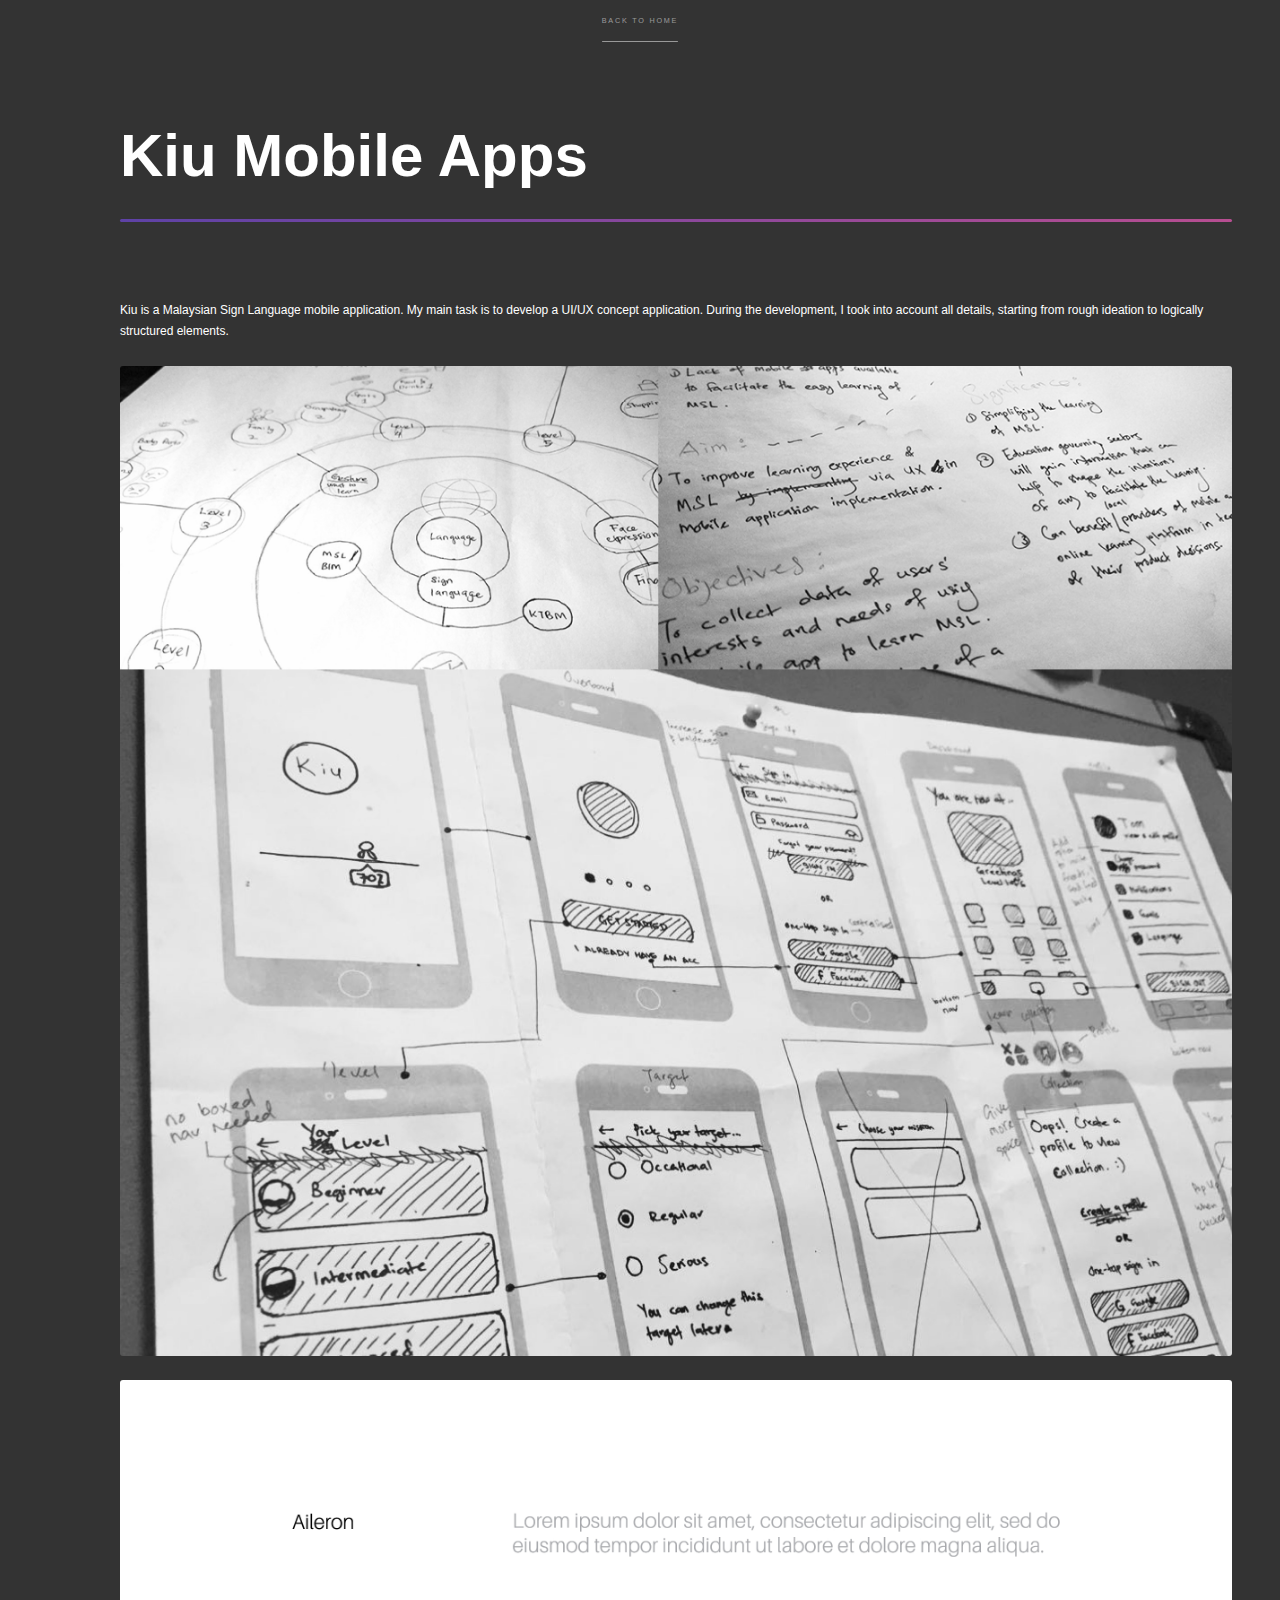
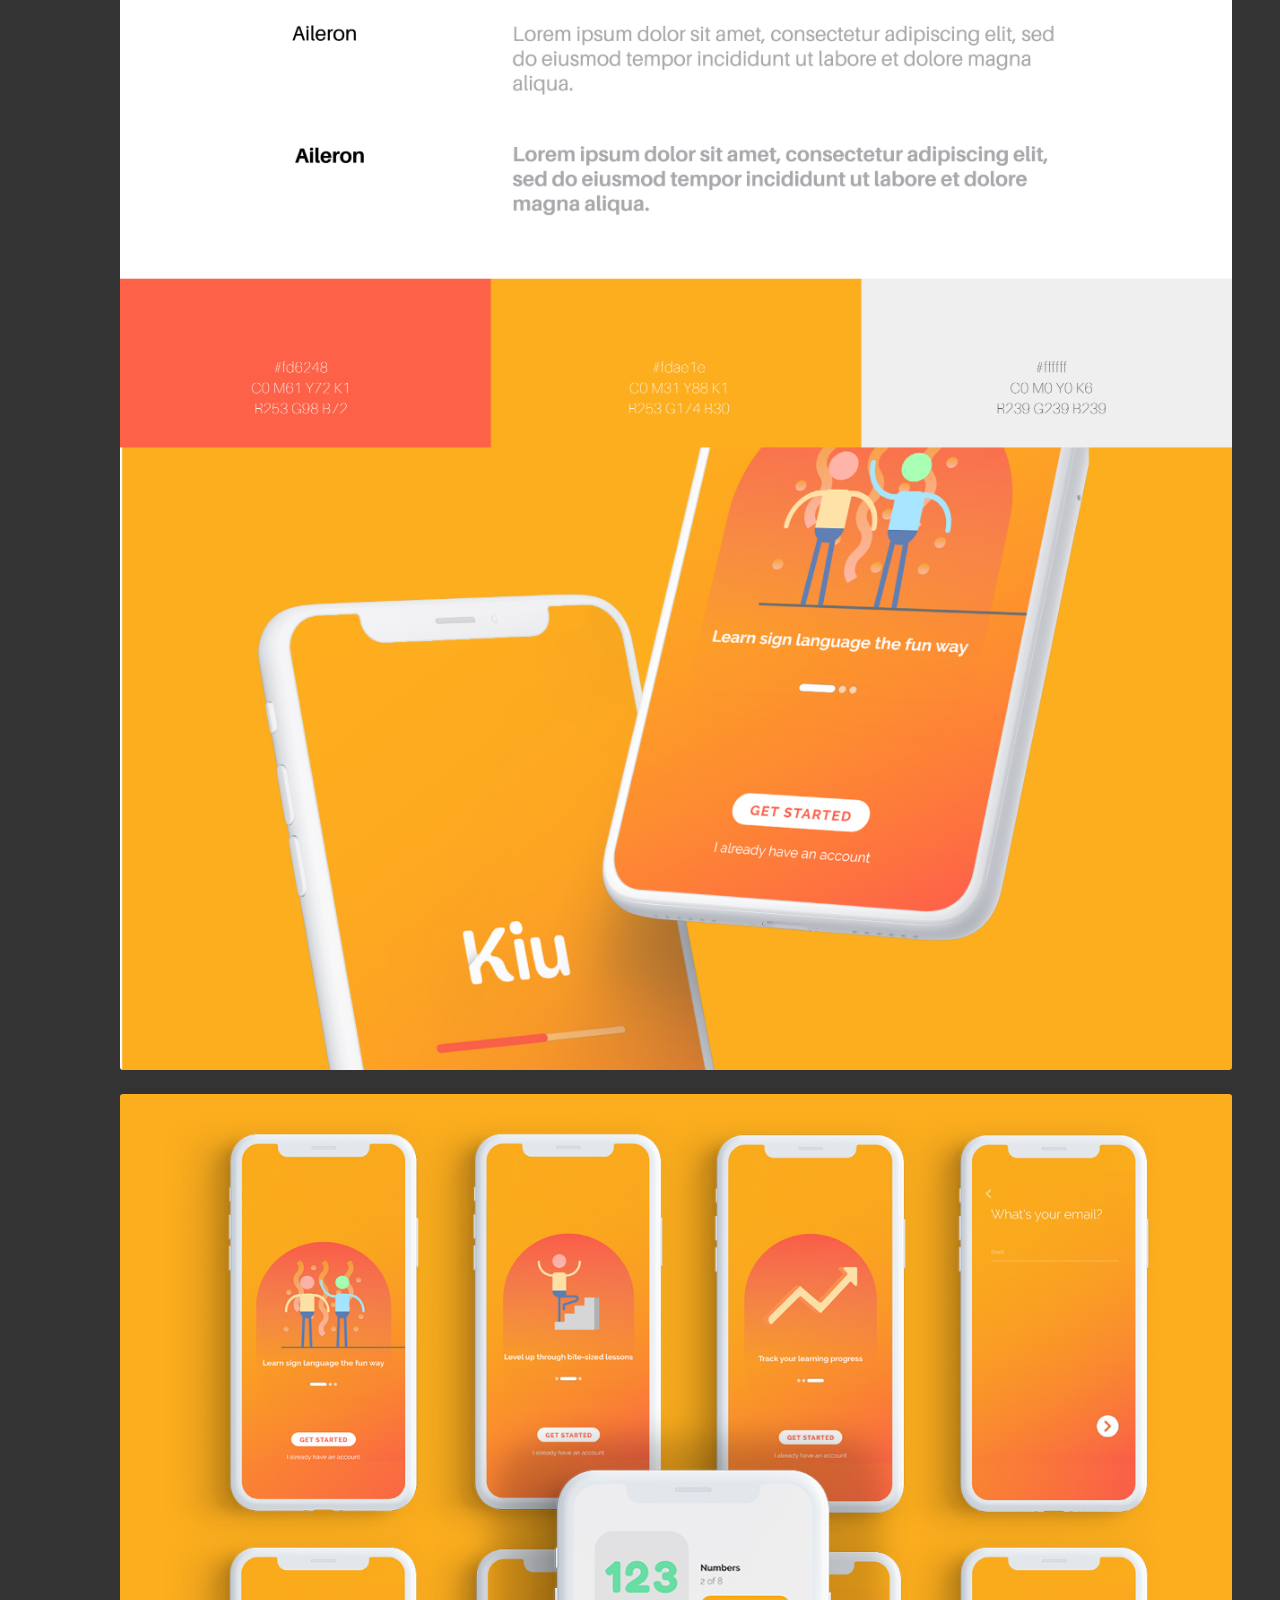
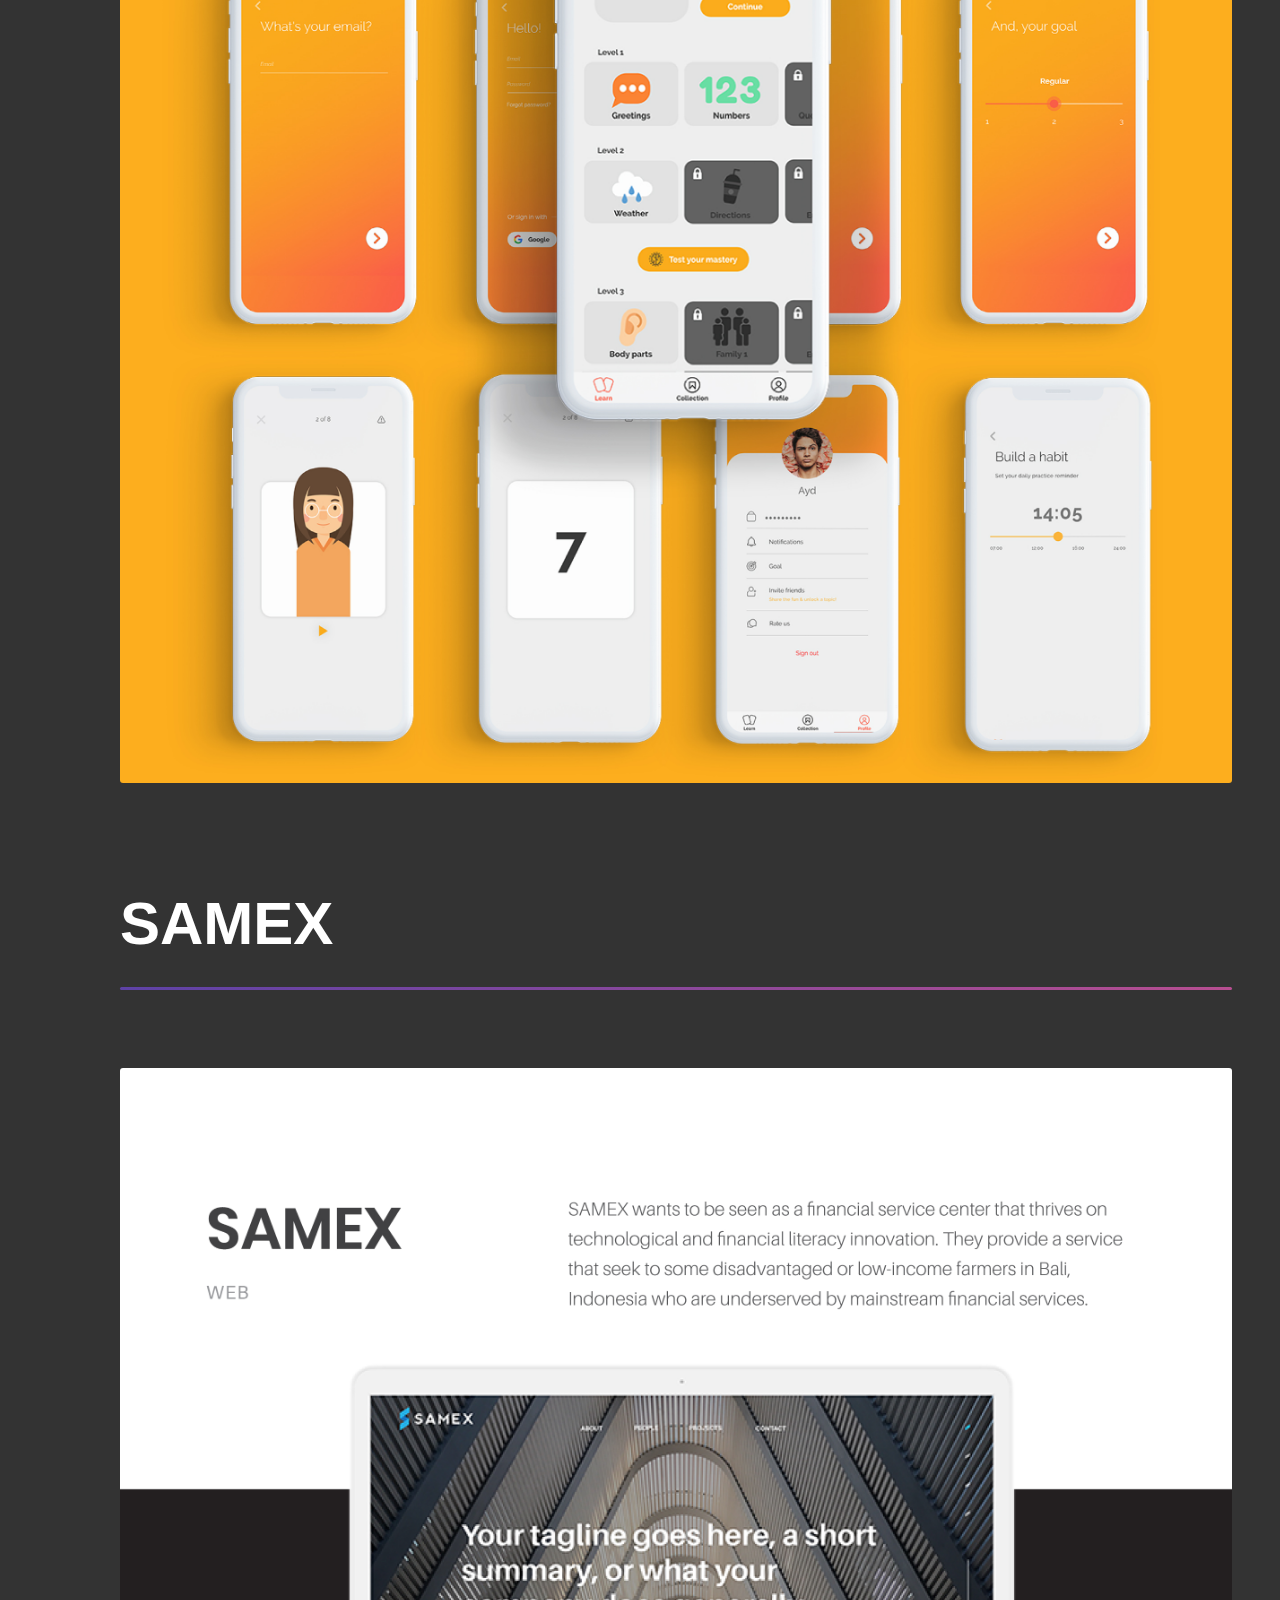
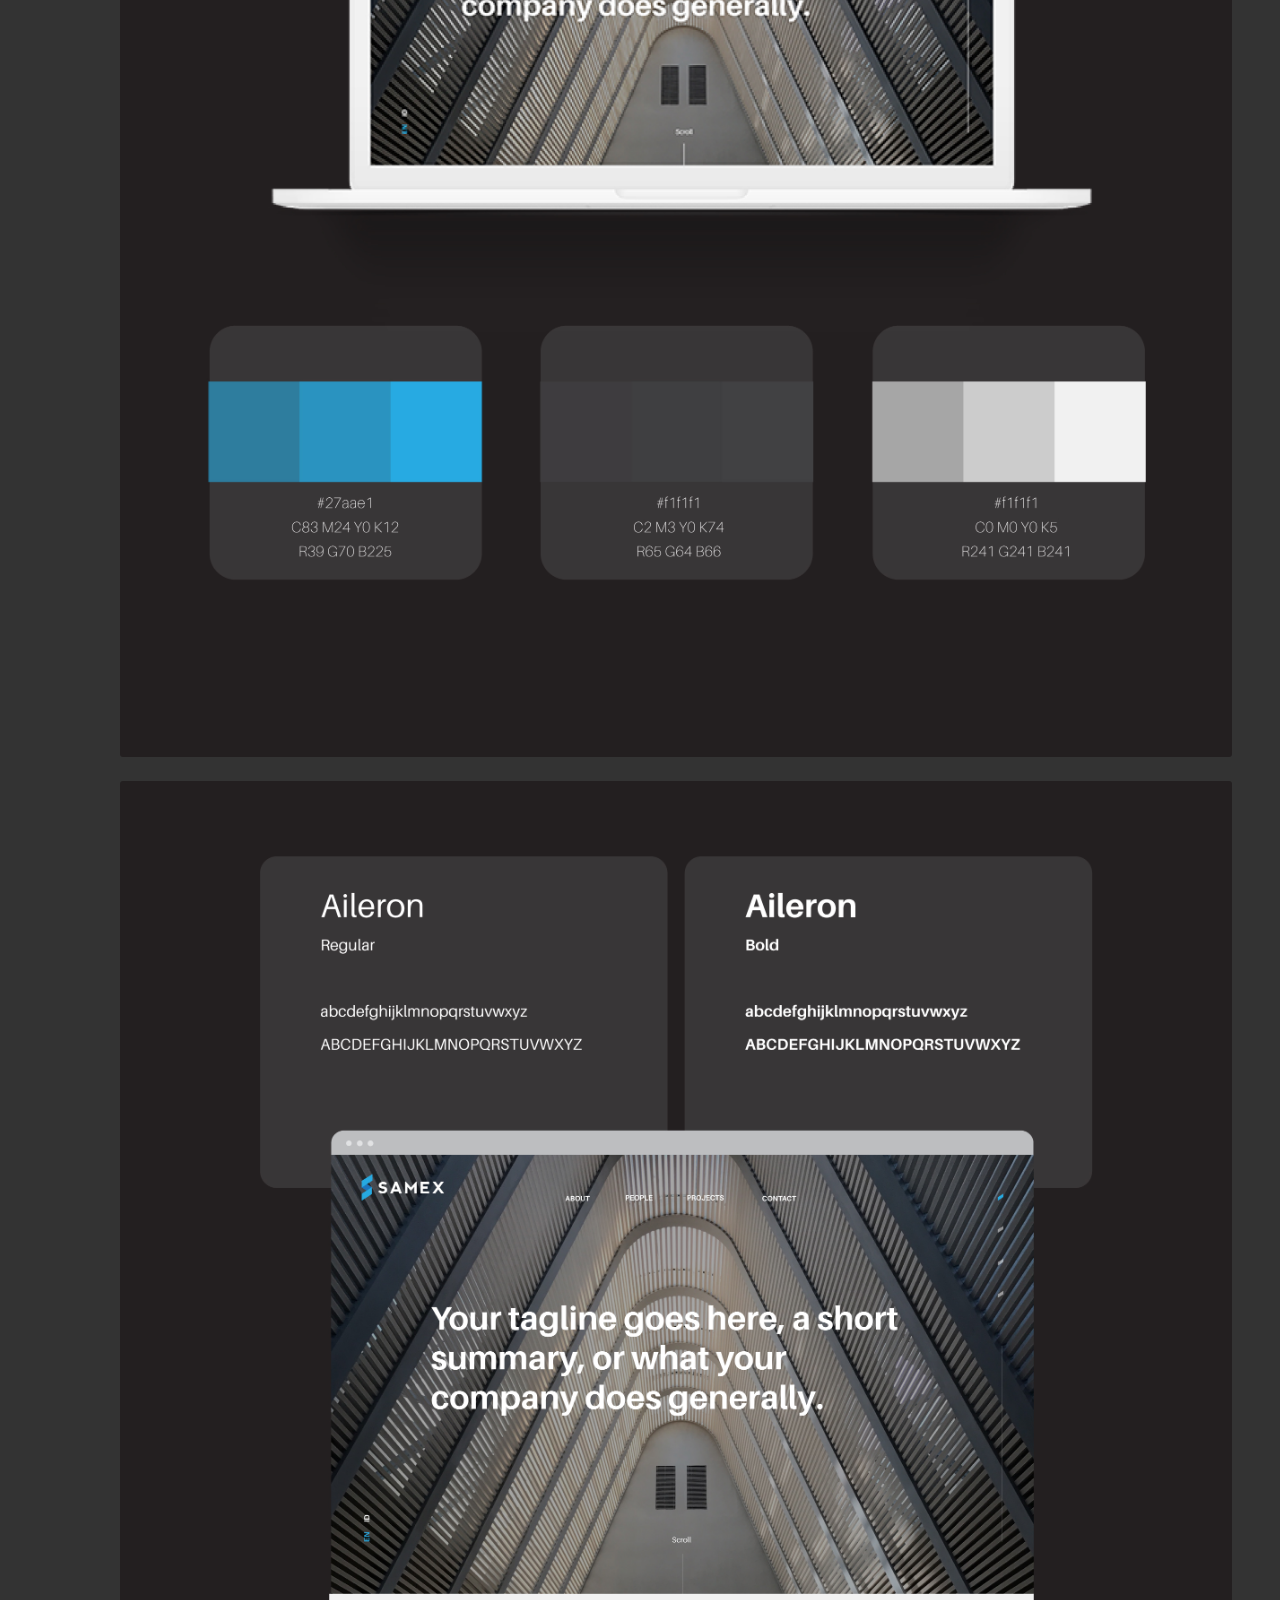
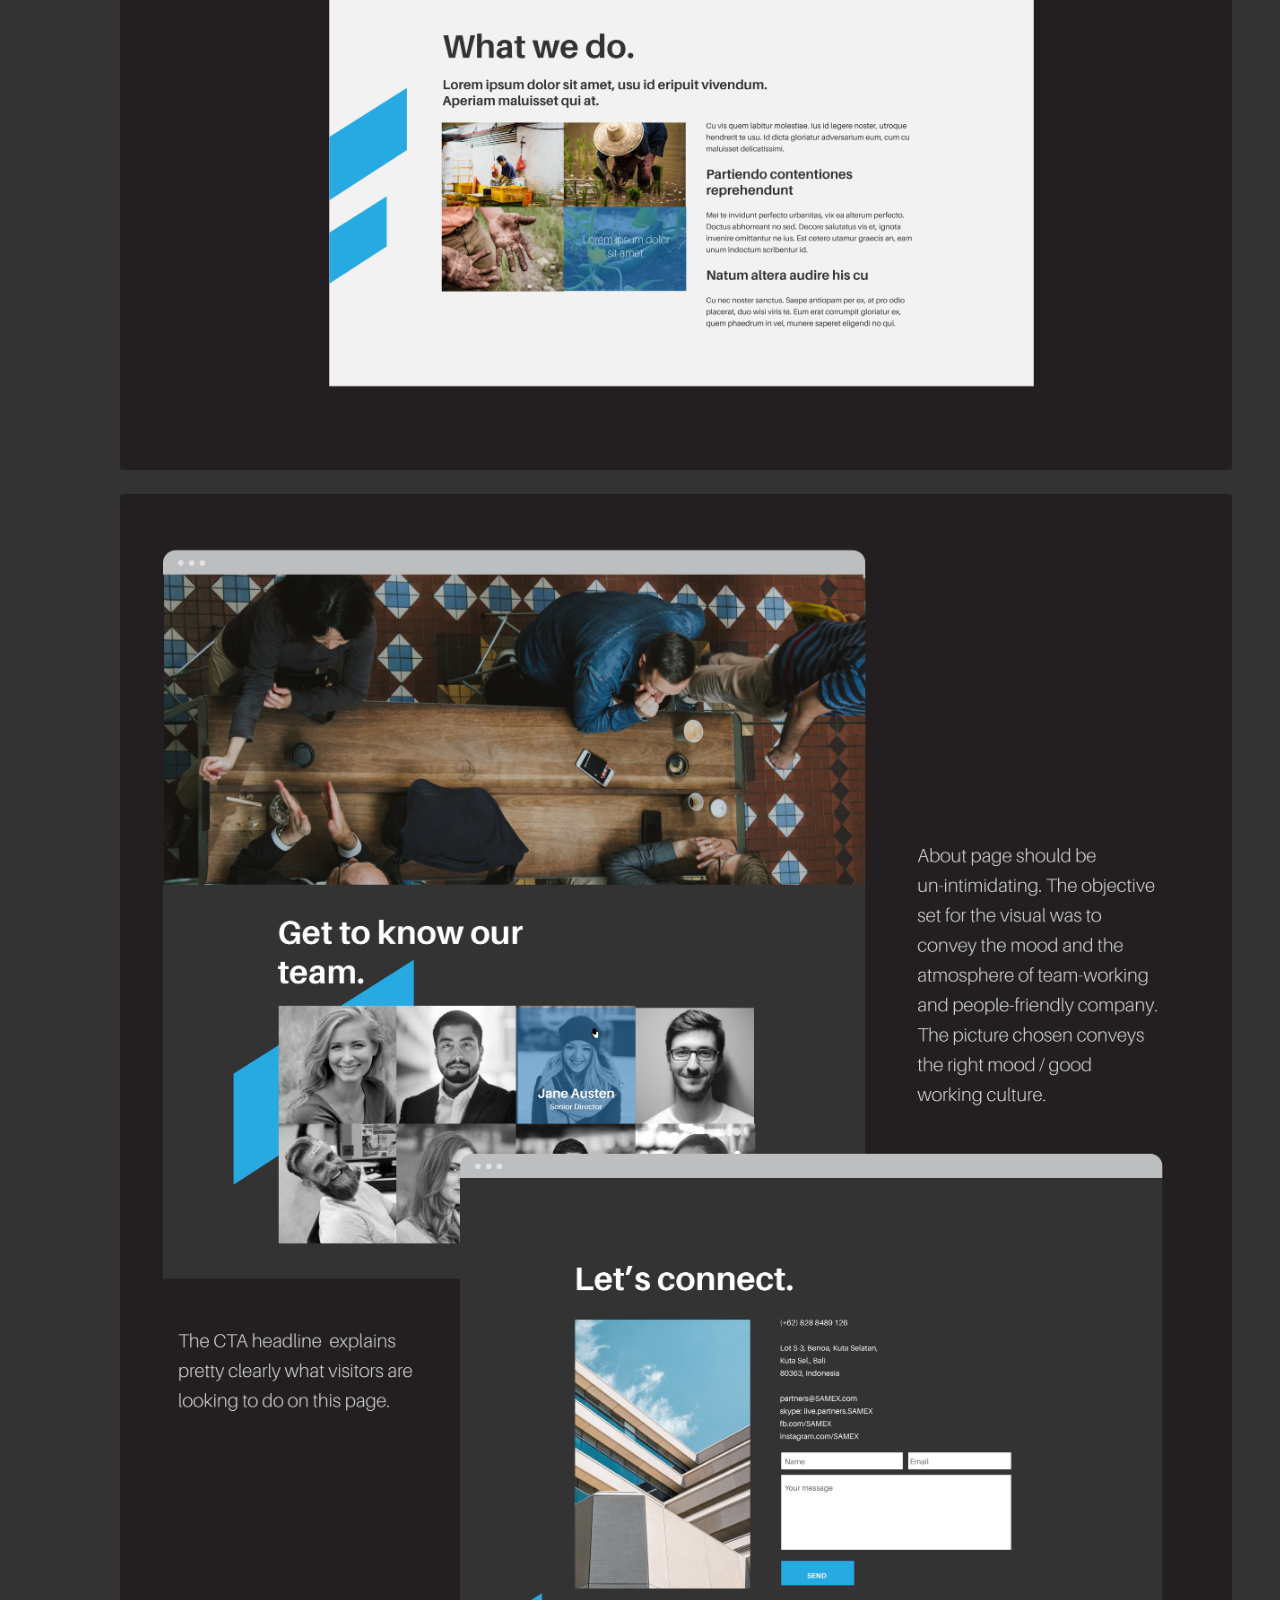
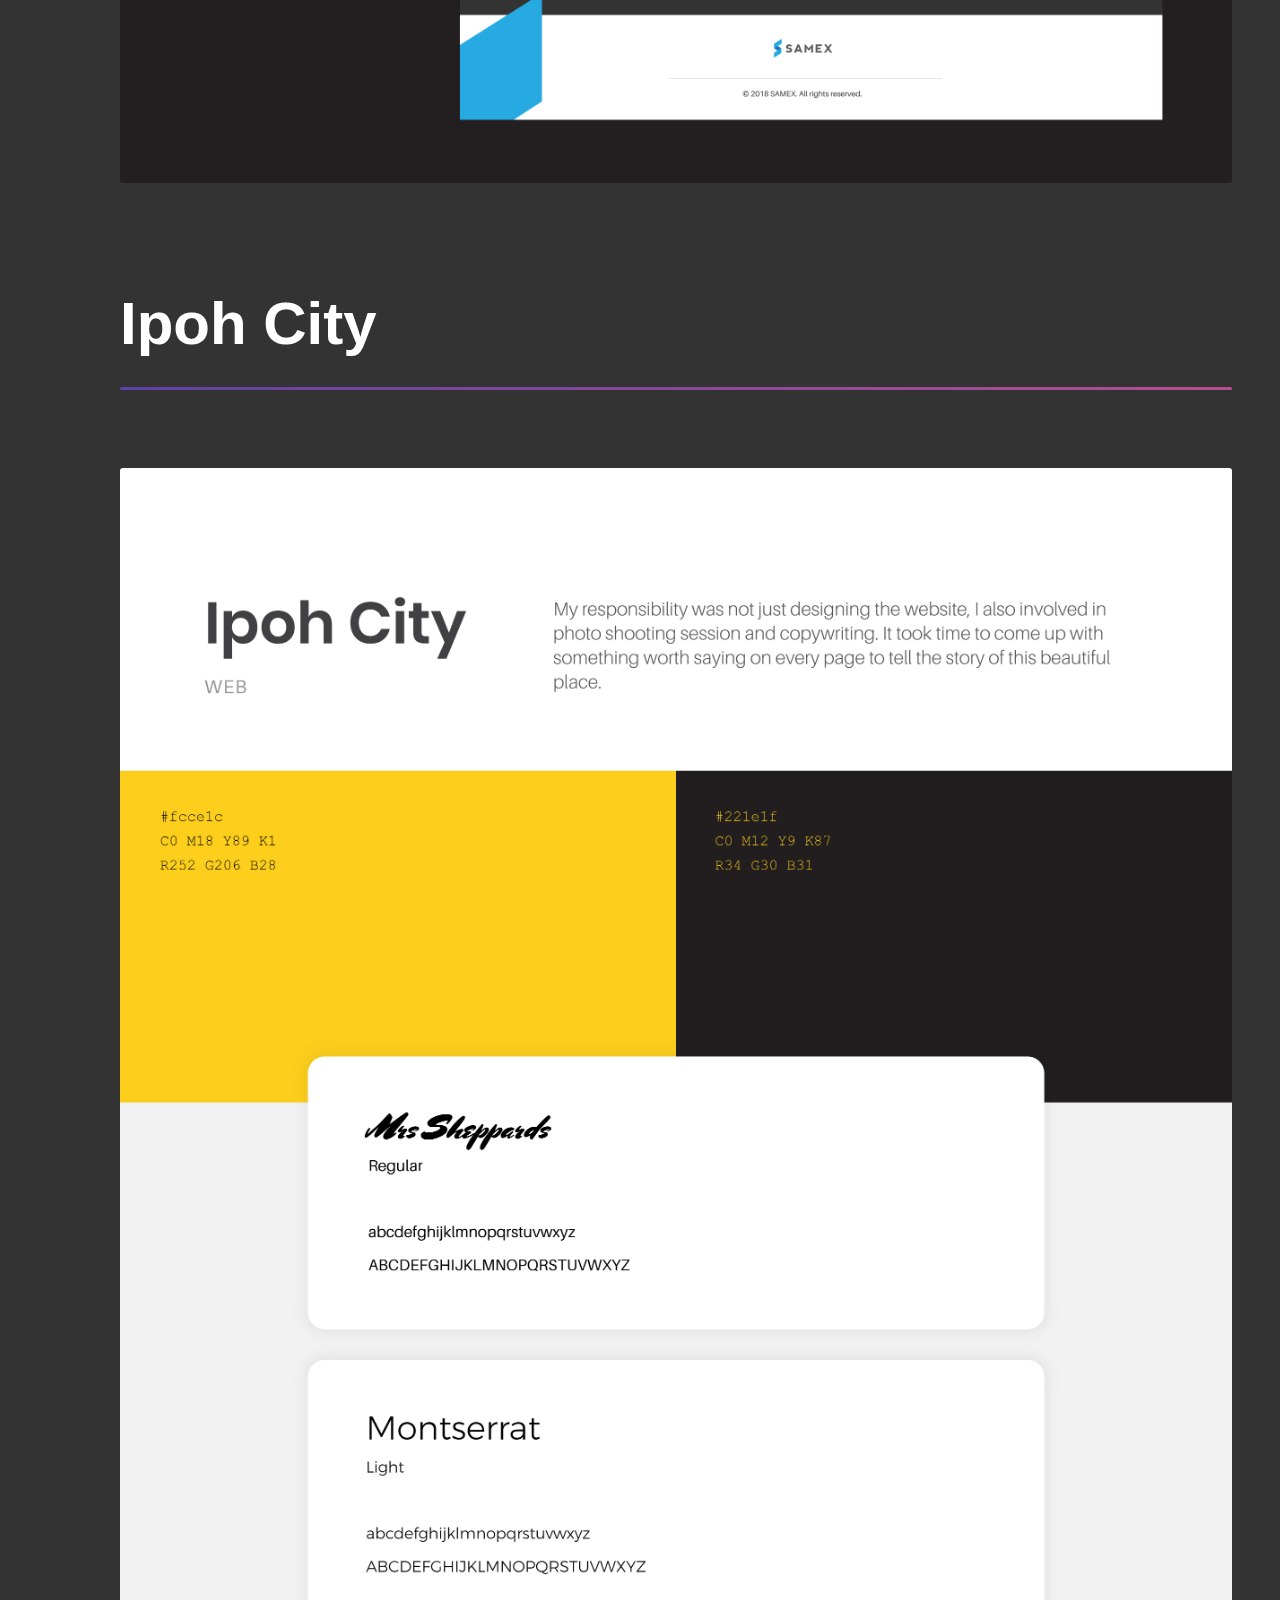
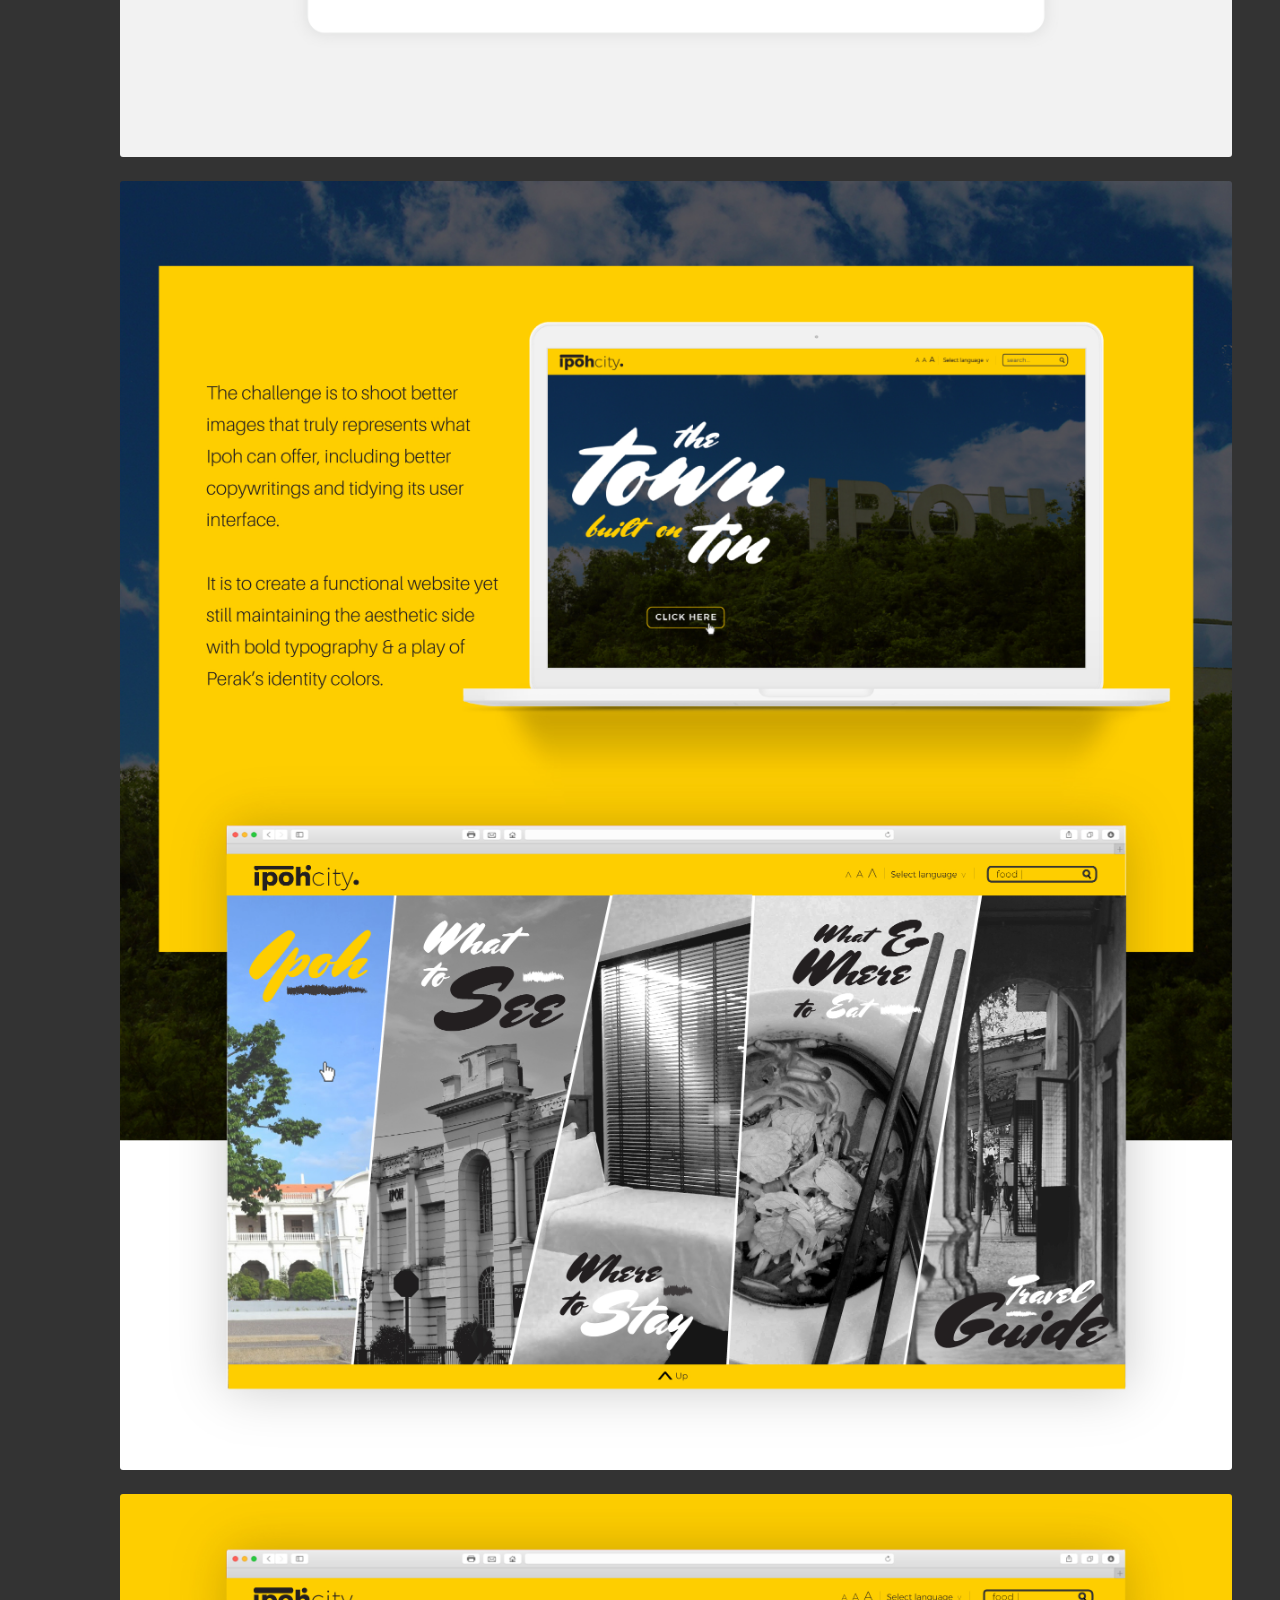
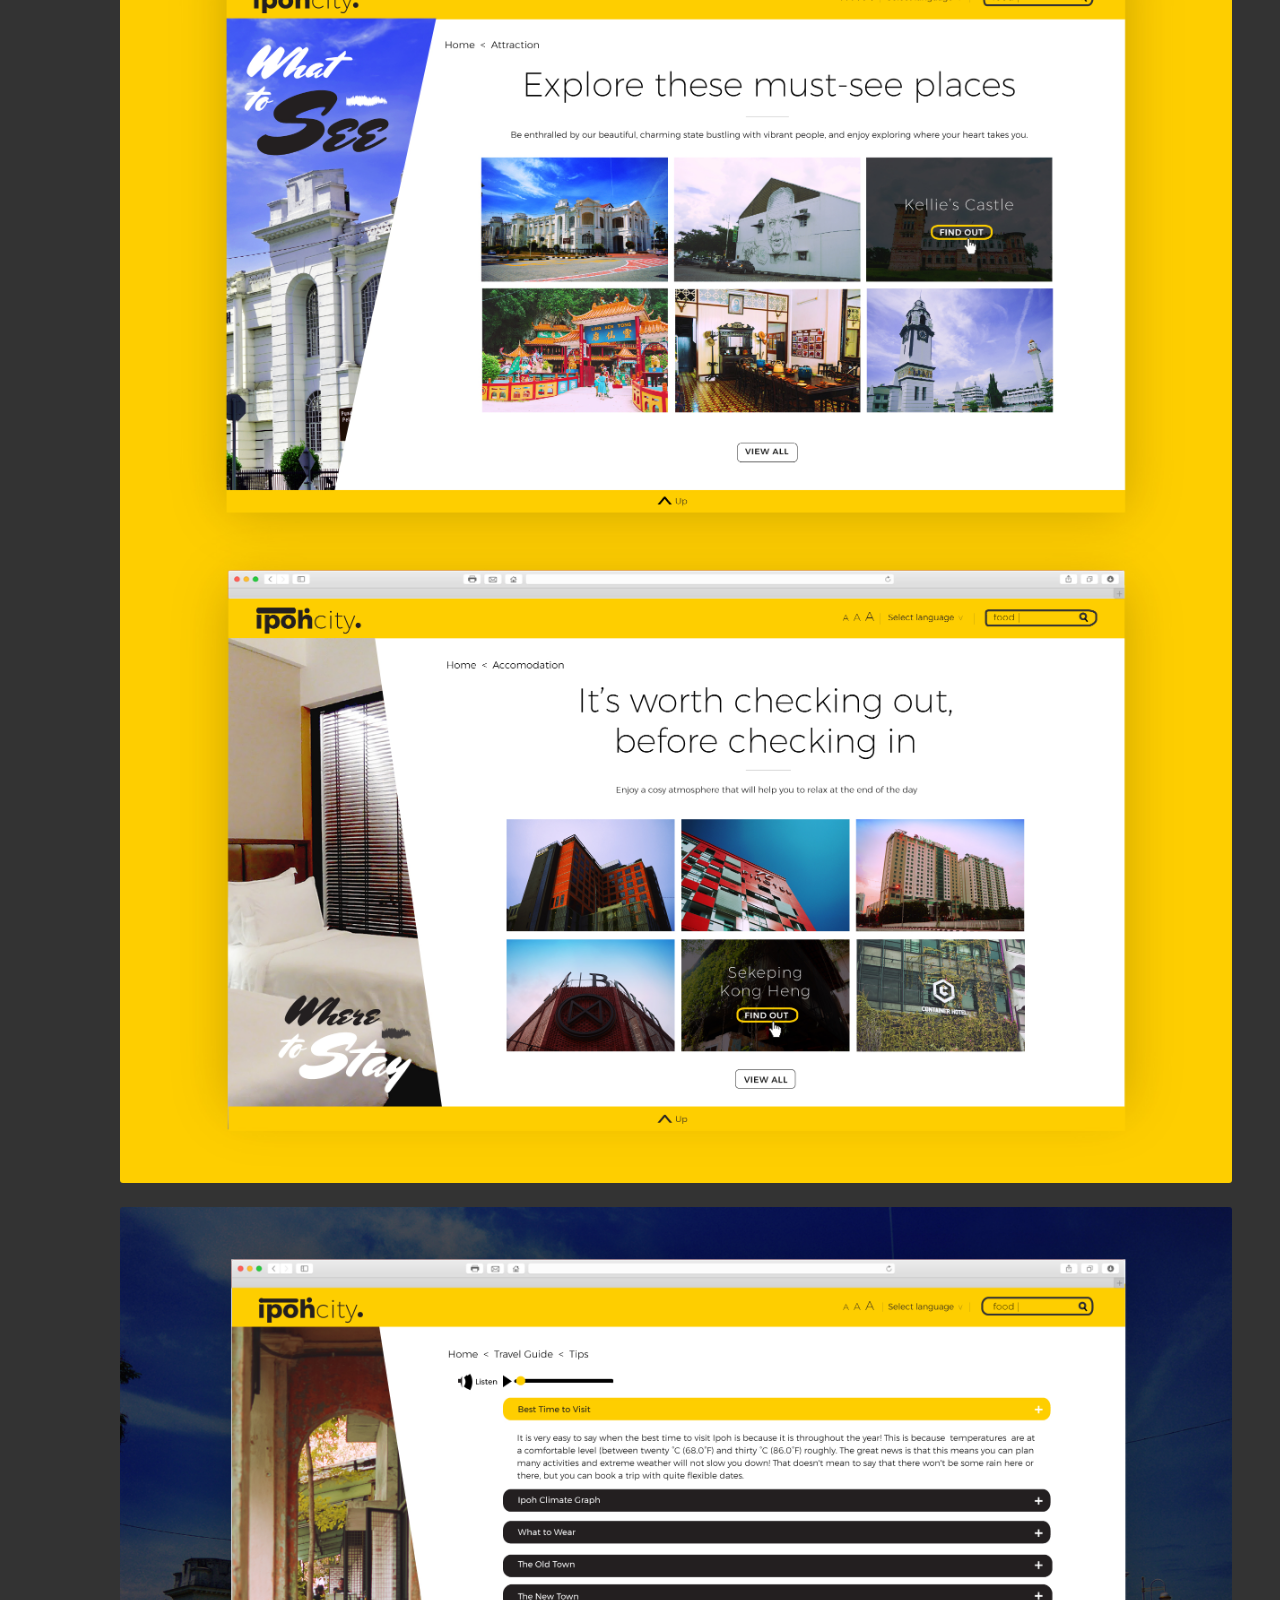
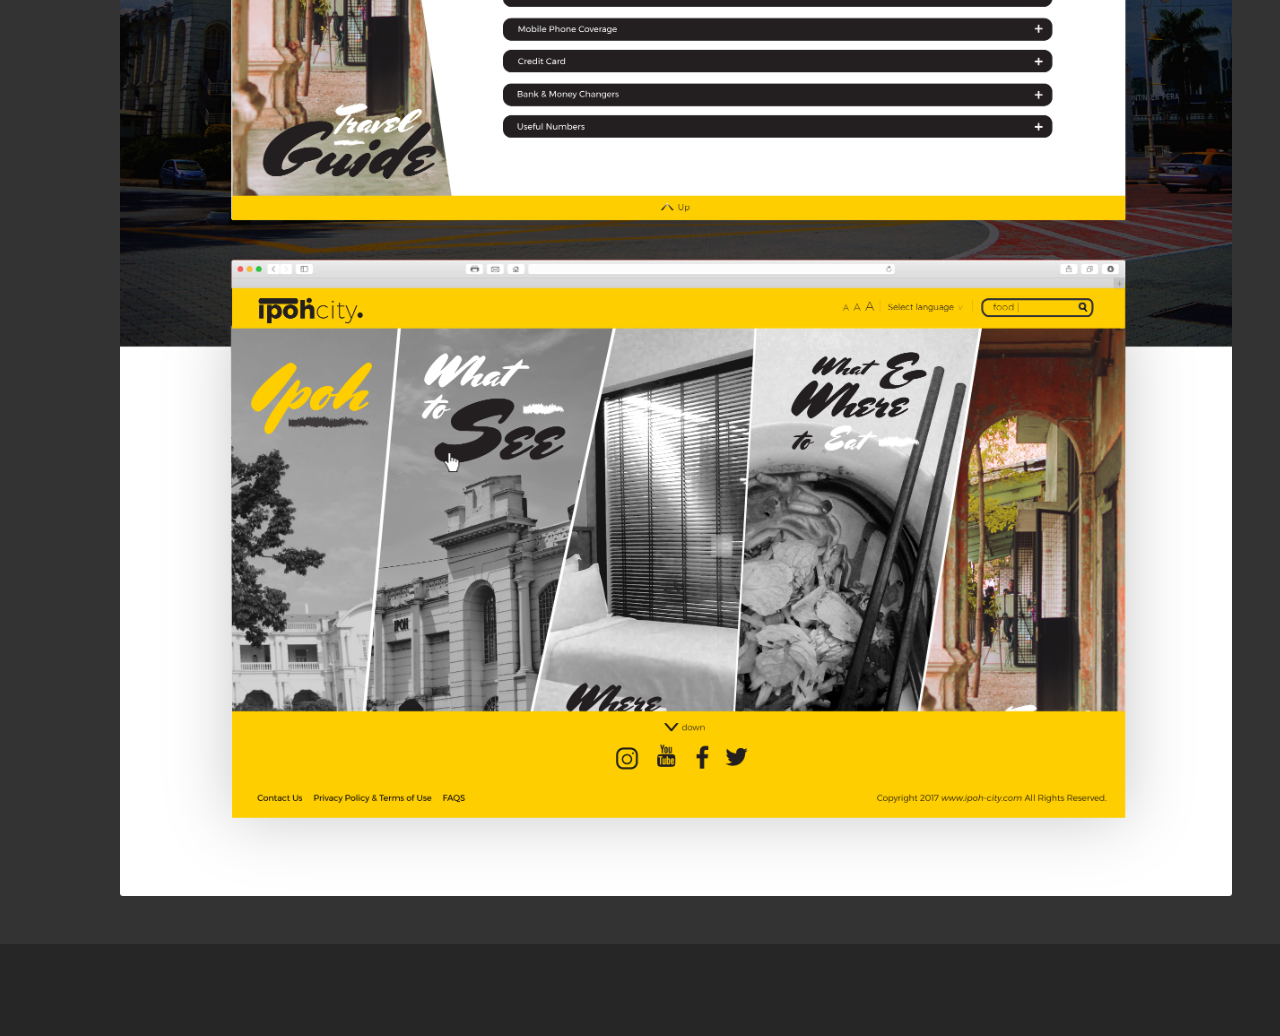
<file: uiux.html>
<!DOCTYPE HTML>
<html>
	<head>
		<title>UI / UX - Portfolio of Nadira Zain</title>
		<meta charset="utf-8" />
		<meta name="viewport" content="width=device-width, initial-scale=1, user-scalable=no" />
		<link rel="stylesheet" href="assets/css/main.css" />
		<noscript><link rel="stylesheet" href="assets/css/noscript.css" /></noscript>
	</head>
	<body class="is-preload">

		<!-- Header -->
			<header id="header">
				<a href="index.html" class="title">UI / UX</a>
			</header>

					<!-- Sidebar -->
			<section id="sidebar">
				<div class="inner">
					<nav>
						<ul>
							<li><a href="index.html">Back to Home</a></li>
						</ul>
					</nav>
				</div>
			</section>

		<!-- Wrapper -->
			<div id="wrapper">

				<!-- Main -->
					<section id="main" class="wrapper fade-up">
						<div class="inner">
							<h1 class="major">Kiu Mobile Apps</h1>
							<p>Kiu is a Malaysian Sign Language mobile application. My main task is to develop a UI/UX concept application. During the development, I took into account all details, starting from rough ideation to logically structured elements.</p>
							<span class="image fit"><img src="images/kiu.jpg" alt="" /></span>
							<span class="image fit"><img src="images/kiu-01.jpg" alt="" /></span>
							<span class="image fit"><img src="images/kiu-03.jpg" alt="" /></span>
						</div>
					</section>

					<section id="main" class="wrapper fade-up">
						<div class="inner">
							<h1 class="major">SAMEX</h1>
							<span class="image fit"><img src="images/samex-01.jpg" alt="" /></span>
							<span class="image fit"><img src="images/samex-02.jpg" alt="" /></span>
							<span class="image fit"><img src="images/samex-03.jpg" alt="" /></span>
						</div>
					</section>

					<section id="main" class="wrapper fade-up">
						<div class="inner">
							<h1 class="major">Ipoh City</h1>
							<span class="image fit"><img src="images/ipoh.jpg" alt="" /></span>
							<span class="image fit"><img src="images/ipoh1.jpg" alt="" /></span>
							<span class="image fit"><img src="images/ipoh2.jpg" alt="" /></span>
							<span class="image fit"><img src="images/ipoh3.jpg" alt="" /></span>
						</div>
					</section>

			</div>

		<!-- Footer -->
			<footer id="footer" class="wrapper alt">
				<div class="inner">
					<ul class="menu">
						
					</ul>
				</div>
			</footer>

		<!-- Scripts -->
			<script src="assets/js/jquery.min.js"></script>
			<script src="assets/js/jquery.scrollex.min.js"></script>
			<script src="assets/js/jquery.scrolly.min.js"></script>
			<script src="assets/js/browser.min.js"></script>
			<script src="assets/js/breakpoints.min.js"></script>
			<script src="assets/js/util.js"></script>
			<script src="assets/js/main.js"></script>

	</body>
</html>
</file>
<file: assets/css/noscript.css>
/*
	Hyperspace by HTML5 UP
	html5up.net | @ajlkn
	Free for personal and commercial use under the CCA 3.0 license (html5up.net/license)
*/

/* Spotlights */

	.spotlights > section > .image:before {
		opacity: 0 !important;
	}

	.spotlights > section > .content > .inner {
		-moz-transform: none !important;
		-webkit-transform: none !important;
		-ms-transform: none !important;
		transform: none !important;
		opacity: 1 !important;
	}

/* Wrapper */

	.wrapper > .inner {
		opacity: 1 !important;
		-moz-transform: none !important;
		-webkit-transform: none !important;
		-ms-transform: none !important;
		transform: none !important;
	}

/* Sidebar */

	#sidebar > .inner {
		opacity: 1 !important;
	}

	#sidebar nav > ul > li {
		-moz-transform: none !important;
		-webkit-transform: none !important;
		-ms-transform: none !important;
		transform: none !important;
		opacity: 1 !important;
	}
</file>
<file: assets/css/main.css>
@import url(font-awesome.min.css);
@import url(//fonts.googleapis.com/css?family=Open+Sans);

html, body, div, span, applet, object,
iframe, h1, h2, h3, h4, h5, h6, p, blockquote,
pre, a, abbr, acronym, address, big, cite,
code, del, dfn, em, img, ins, kbd, q, s, samp,
small, strike, strong, sub, sup, tt, var, b,
u, i, center, dl, dt, dd, ol, ul, li, fieldset,
form, label, legend, table, caption, tbody,
tfoot, thead, tr, th, td, article, aside,
canvas, details, embed, figure, figcaption,
footer, header, hgroup, menu, nav, output, ruby,
section, summary, time, mark, audio, video {
	margin: 0;
	padding: 0;
	border: 0;
	font-size: 100%;
	font: inherit;
	vertical-align: baseline;}

article, aside, details, figcaption, figure,
footer, header, hgroup, menu, nav, section {
	display: block;}

body {
	line-height: 1;
}

ol, ul {
	list-style: none;
}

blockquote, q {
	quotes: none;
}

	blockquote:before, blockquote:after, q:before, q:after {
		content: '';
		content: none;
	}

table {
	border-collapse: collapse;
	border-spacing: 0;
}

body {
	-webkit-text-size-adjust: none;
}

mark {
	background-color: transparent;
	color: inherit;
}

input::-moz-focus-inner {
	border: 0;
	padding: 0;
}

input, select, textarea {
	-moz-appearance: none;
	-webkit-appearance: none;
	-ms-appearance: none;
	appearance: none;
}

/* Basic */

	@-ms-viewport {
		width: device-width;
	}

	body {
		-ms-overflow-style: scrollbar;
	}

	@media screen and (max-width: 480px) {

		html, body {
			min-width: 320px;
		}

	}

	html {
		box-sizing: border-box;
	}

	*, *:before, *:after {
		box-sizing: inherit;
	}

	body {
		background: #333;
	}

		body.is-preload *, body.is-preload *:before, body.is-preload *:after {
			-moz-animation: none !important;
			-webkit-animation: none !important;
			-ms-animation: none !important;
			animation: none !important;
			-moz-transition: none !important;
			-webkit-transition: none !important;
			-ms-transition: none !important;
			transition: none !important;
		}

/* Type */

	body, input, select, textarea {
		color: white;
		font-family: Poppins, sans-serif;
		font-size: 19.5pt;
		font-weight: normal;
		line-height: 1.75;
	}

		@media screen and (max-width: 1680px) {

			body, input, select, textarea {
				font-size: 12pt;
			}

		}

		@media screen and (max-width: 1280px) {

			body, input, select, textarea {
				font-size: 9pt;
			}

		}

		@media screen and (max-width: 360px) {

			body, input, select, textarea {
				font-size: 9pt;
			}

		}

	a {
		-moz-transition: color 0.2s ease, border-bottom-color 0.2s ease;
		-webkit-transition: color 0.2s ease, border-bottom-color 0.2s ease;
		-ms-transition: color 0.2s ease, border-bottom-color 0.2s ease;
		transition: color 0.2s ease, border-bottom-color 0.2s ease;
		border-bottom: dotted 1px rgba(255, 255, 255, 0.35);
		color: inherit;
		text-decoration: none;
	}

		a:hover {
			border-bottom-color: transparent;
			color: #ffffff;
		}

	strong, b {
		color: #ffffff;
		font-weight: medium;
	}

	em, i {
		font-style: italic;
	}

	p {
		margin: 0 0 2em 0;
	}

	h1, h2, h3, h4, h5, h6 {
		color: #ffffff;
		font-weight: medium;
		line-height: 1.5;
		margin: 0 0 0.5em 0;
	}

		h1 a, h2 a, h3 a, h4 a, h5 a, h6 a {
			color: inherit;
			text-decoration: none;
		}

	h1 {
		font-size: 5em;
		font-weight: bold;
	}

	mark.red {
    color:#53abbb;
    background: none;
    font-size: 0.7em;
}

		h1.major {
			margin: 0 0 1.3em 0;
			position: relative;
			padding-bottom: 0.35em;
		}

			h1.major:after {
				background-image: -moz-linear-gradient(to right, #5e42a6, #b74e91);
				background-image: -webkit-linear-gradient(to right, #5e42a6, #b74e91);
				background-image: -ms-linear-gradient(to right, #5e42a6, #b74e91);
				background-image: linear-gradient(to right, #5e42a6, #b74e91);
				-moz-transition: max-width 0.2s ease;
				-webkit-transition: max-width 0.2s ease;
				-ms-transition: max-width 0.2s ease;
				transition: max-width 0.2s ease;
				border-radius: 0.2em;
				bottom: 0;
				content: '';
				height: 0.05em;
				position: absolute;
				right: 0;
				width: 100%;
			}

	h2 {
		font-size: 1.75em;
		font-weight: bold;
		font-position: justify-content;
	}

	h3 {
		font-size: 1.1em;
	}

	h4 {
		font-size: 1em;
		line-height: 2;
	}

	h5 {
		font-size: 0.8em;
	}

	h6 {
		font-size: 0.6em;
	}

	@media screen and (max-width: 736px) {

		h1 {
			font-size: 2em;
		}

		h2 {
			font-size: 1.25em;
		}

		h3 {
			font-size: 1em;
		}

		h4 {
			font-size: 0.8em;
		}

		h5 {
			font-size: 0.6em;
		}

		h6 {
			font-size: 0.6em;
		}

	}

	sub {
		font-size: 0.8em;
		position: relative;
		top: 0.5em;
	}

	sup {
		font-size: 0.8em;
		position: relative;
		top: -0.5em;
	}

	blockquote {
		border-left: solid 4px rgba(255, 255, 255, 0.15);
		font-style: italic;
		margin: 0 0 2em 0;
		padding: 0.5em 0 0.5em 2em;
	}

	code {
		background: rgba(255, 255, 255, 0.05);
		border-radius: 0.25em;
		border: solid 1px rgba(255, 255, 255, 0.15);
		font-family: "Courier New", monospace;
		font-size: 0.9em;
		margin: 0 0.25em;
		padding: 0.25em 0.65em;
	}

	pre {
		-webkit-overflow-scrolling: touch;
		font-family: "Courier New", monospace;
		font-size: 0.9em;
		margin: 0 0 2em 0;
	}

		pre code {
			display: block;
			line-height: 1.75em;
			padding: 1em 1.5em;
			overflow-x: auto;
		}

	hr {
		border: 0;
		border-bottom: solid 1px rgba(255, 255, 255, 0.15);
		margin: 2em 0;
	}

		hr.major {
			margin: 3em 0;
		}

	.align-left {
		text-align: left;
	}

	.align-center {
		text-align: center;
	}

	.align-right {
		text-align: right;
	}

	section#two {
  width: 90%;
  margin: 20px auto;
  position: relative;
}
section#two:before {
  content: '';
  display: block;
  position: absolute;
  left: 50%;
  top: 0;
  margin: 0 0 0 -1px;
  width: 0.5px;
  height: 100%;
  background: rgba(255,255,255,0.1);
}
section#two article {
  width: 100%;
  margin: 0 0 0px 0;
  position: relative;
}
section#two article:after {
  content: '';
  display: block;
  clear: both;
}
section#two article div.inner {
  width: 40%;
  float: left;
  margin: 5px 0 0 0;
  border-radius: 6px;
}
section#two article div.inner span.date {
  display: block;
  width: 60px;
  height: 50px;
  padding: 0px 0;
  position: absolute;
  top: 0;
  left: 50%;
  margin: 0 0 0 -32px;
  border-radius: 100%;
  font-size: 20px;
  font-weight: 600;
  text-transform: uppercase;
  background: transparent;
  color: rgba(255,255,255,0.5);
  border: 0px solid rgba(255,255,255,0.2);
  box-shadow: 0 0 0 0px #25303B;
}
section#two article div.inner span.date span {
  display: block;
  text-align: center;
}
section#two article div.inner span.date span.day {
  font-size: 16px;
}
section#two article div.inner span.date span.month {
  font-size: 16px;
}
section#two article div.inner span.date span.year {
  font-size: 16px;
}
section#two article div.inner h2 {
  padding: 15px;
  margin: 0;
  color: #fff;
  font-size: 18px;
  text-transform: uppercase;
  letter-spacing: 0px;
  border-radius: 13px 13px 13px 13px;
  position: relative;
}
section#two article div.inner h2:after {
  content: '';
  position: absolute;
  top: 20px;
  right: -5px;
  	width: 10px; 
	  height: 10px;
  -webkit-transform: rotate(-45deg);
}
section#two article div.inner p {
  padding: 15px;
  margin: 0;
  font-size: 14px;
  background: rgba(255,255,255,0.2);
  color: #fff;
  border-radius: 13px 13px 13px 13px;
}
section#two article:nth-child(2n+2) div.inner {
  float: right;
}
section#two article:nth-child(2n+2) div.inner h2:after {
  left: -5px;
}
section#two article:nth-child(1) div.inner h2 {
  background: transparent;
}
section#two article:nth-child(1) div.inner h2:after {
  background: transparent;
}
section#two article:nth-child(2) div.inner h2 {
  background: transparent;
}
section#two article:nth-child(2) div.inner h2:after {
  background: transparent;
}
section#two article:nth-child(3) div.inner h2 {
  background: transparent;
}
section#two article:nth-child(3) div.inner h2:after {
  background: transparent;
}
section#two article:nth-child(4) div.inner h2 {
  background: transparent;
}
section#two article:nth-child(4) div.inner h2:after {
  background: transparent;
}
section#two article:nth-child(5) div.inner h2 {
  background: transparent;
}
section#two article:nth-child(5) div.inner h2:after {
  background: transparent;
}


.bar {
  width: 90%;
  height: 10px;
  background: rgba(255, 255, 255, 0.35);
  border-radius: 20px;
  position: relative;
  transition: all 2s linear;
}

.bar-1,
.my-skills {
  width: 80%;
  margin: 10px auto 25px;
}

.bar-inner {
  width: 0;
  height: 10px;
  line-height: 20px;
  background: rgba(255, 255, 255, 0.75);
  border-radius: 20px 20px 20px 20px;
}

.bar-percent {
  position: absolute;
  right: -50px;
  top: -3px;
  font-size: 15px;
}



/* Row */

	.row {
		display: flex;
		flex-wrap: wrap;
		box-sizing: border-box;
		align-items: stretch;
	}

	.bbr {
  border-right: 1px solid rgba(255, 255, 255, 0.15);
}

	.bbr-b {
  border-bottom: 1px solid rgba(255, 255, 255, 0.15);
  line-height: 2;
}

		.row > * {
			box-sizing: border-box;
		}

		.row.gtr-uniform > * > :last-child {
			margin-bottom: 0;
		}

		.row.aln-left {
			justify-content: flex-start;
		}

		.row.aln-center {
			justify-content: center;
		}

		.row.aln-right {
			justify-content: flex-end;
		}

		.row.aln-top {
			align-items: flex-start;
		}

		.row.aln-middle {
			align-items: center;
		}

		.row.aln-bottom {
			align-items: flex-end;
		}

		.row > .imp {
			order: -1;
		}

		.row > .col-1 {
			width: 8.3333333333%;
		}

		.row > .off-1 {
			margin-left: 8.3333333333%;
		}

		.row > .col-2 {
			width: 16.6666666667%;
		}

		.row > .off-2 {
			margin-left: 16.6666666667%;
		}

		.row > .col-3 {
			width: 25%;
		}

		.row > .off-3 {
			margin-left: 25%;
		}

		.row > .col-4 {
			width: 33.3333333333%;
		}

		.row > .off-4 {
			margin-left: 33.3333333333%;
		}

		.row > .col-5 {
			width: 41.6666666667%;
		}

		.row > .off-5 {
			margin-left: 41.6666666667%;
		}

		.row > .col-6 {
			width: 50%;
		}

		.row > .off-6 {
			margin-left: 50%;
		}

		.row > .col-7 {
			width: 58.3333333333%;
		}

		.row > .off-7 {
			margin-left: 58.3333333333%;
		}

		.row > .col-8 {
			width: 66.6666666667%;
		}

		.row > .off-8 {
			margin-left: 66.6666666667%;
		}

		.row > .col-9 {
			width: 75%;
		}

		.row > .off-9 {
			margin-left: 75%;
		}

		.row > .col-10 {
			width: 83.3333333333%;
		}

		.row > .off-10 {
			margin-left: 83.3333333333%;
		}

		.row > .col-11 {
			width: 91.6666666667%;
		}

		.row > .off-11 {
			margin-left: 91.6666666667%;
		}

		.row > .col-12 {
			width: 100%;
		}

		.row > .off-12 {
			margin-left: 100%;
		}

		.row.gtr-0 {
			margin-top: 0;
			margin-left: 0em;
		}

			.row.gtr-0 > * {
				padding: 0 0 0 0em;
			}

			.row.gtr-0.gtr-uniform {
				margin-top: 0em;
			}

				.row.gtr-0.gtr-uniform > * {
					padding-top: 0em;
				}

		.row.gtr-25 {
			margin-top: 0;
			margin-left: -0.375em;
		}

			.row.gtr-25 > * {
				padding: 0 0 0 0.375em;
			}

			.row.gtr-25.gtr-uniform {
				margin-top: -0.375em;
			}

				.row.gtr-25.gtr-uniform > * {
					padding-top: 0.375em;
				}

		.row.gtr-50 {
			margin-top: 0;
			margin-left: -0.75em;
		}

			.row.gtr-50 > * {
				padding: 0 0 0 0.75em;
			}

			.row.gtr-50.gtr-uniform {
				margin-top: -0.75em;
			}

				.row.gtr-50.gtr-uniform > * {
					padding-top: 0.75em;
				}

		.row {
			margin-top: 0;
			margin-left: -1.5em;
		}

			.row > * {
				padding: 0 0 0 1.5em;
			}

			.row.gtr-uniform {
				margin-top: -1.5em;
			}

				.row.gtr-uniform > * {
					padding-top: 1.5em;
				}

		.row.gtr-150 {
			margin-top: 0;
			margin-left: -2.25em;
		}

			.row.gtr-150 > * {
				padding: 0 0 0 2.25em;
			}

			.row.gtr-150.gtr-uniform {
				margin-top: -2.25em;
			}

				.row.gtr-150.gtr-uniform > * {
					padding-top: 2.25em;
				}

		.row.gtr-200 {
			margin-top: 0;
			margin-left: -3em;
		}

			.row.gtr-200 > * {
				padding: 0 0 0 3em;
			}

			.row.gtr-200.gtr-uniform {
				margin-top: -3em;
			}

				.row.gtr-200.gtr-uniform > * {
					padding-top: 3em;
				}

		@media screen and (max-width: 1680px) {

			.row {
				display: flex;
				flex-wrap: wrap;
				box-sizing: border-box;
				align-items: stretch;
			}

				.row > * {
					box-sizing: border-box;
				}

				.row.gtr-uniform > * > :last-child {
					margin-bottom: 0;
				}

				.row.aln-left {
					justify-content: flex-start;
				}

				.row.aln-center {
					justify-content: center;
				}

				.row.aln-right {
					justify-content: flex-end;
				}

				.row.aln-top {
					align-items: flex-start;
				}

				.row.aln-middle {
					align-items: center;
				}

				.row.aln-bottom {
					align-items: flex-end;
				}

				.row > .imp-xlarge {
					order: -1;
				}

				.row > .col-1-xlarge {
					width: 8.3333333333%;
				}

				.row > .off-1-xlarge {
					margin-left: 8.3333333333%;
				}

				.row > .col-2-xlarge {
					width: 16.6666666667%;
				}

				.row > .off-2-xlarge {
					margin-left: 16.6666666667%;
				}

				.row > .col-3-xlarge {
					width: 25%;
				}

				.row > .off-3-xlarge {
					margin-left: 25%;
				}

				.row > .col-4-xlarge {
					width: 33.3333333333%;
				}

				.row > .off-4-xlarge {
					margin-left: 33.3333333333%;
				}

				.row > .col-5-xlarge {
					width: 41.6666666667%;
				}

				.row > .off-5-xlarge {
					margin-left: 41.6666666667%;
				}

				.row > .col-6-xlarge {
					width: 50%;
				}

				.row > .off-6-xlarge {
					margin-left: 50%;
				}

				.row > .col-7-xlarge {
					width: 58.3333333333%;
				}

				.row > .off-7-xlarge {
					margin-left: 58.3333333333%;
				}

				.row > .col-8-xlarge {
					width: 66.6666666667%;
				}

				.row > .off-8-xlarge {
					margin-left: 66.6666666667%;
				}

				.row > .col-9-xlarge {
					width: 75%;
				}

				.row > .off-9-xlarge {
					margin-left: 75%;
				}

				.row > .col-10-xlarge {
					width: 83.3333333333%;
				}

				.row > .off-10-xlarge {
					margin-left: 83.3333333333%;
				}

				.row > .col-11-xlarge {
					width: 91.6666666667%;
				}

				.row > .off-11-xlarge {
					margin-left: 91.6666666667%;
				}

				.row > .col-12-xlarge {
					width: 100%;
				}

				.row > .off-12-xlarge {
					margin-left: 100%;
				}

				.row.gtr-0 {
					margin-top: 0;
					margin-left: 0em;
				}

					.row.gtr-0 > * {
						padding: 0 0 0 0em;
					}

					.row.gtr-0.gtr-uniform {
						margin-top: 0em;
					}

						.row.gtr-0.gtr-uniform > * {
							padding-top: 0em;
						}

				.row.gtr-25 {
					margin-top: 0;
					margin-left: -0.375em;
				}

					.row.gtr-25 > * {
						padding: 0 0 0 0.375em;
					}

					.row.gtr-25.gtr-uniform {
						margin-top: -0.375em;
					}

						.row.gtr-25.gtr-uniform > * {
							padding-top: 0.375em;
						}

				.row.gtr-50 {
					margin-top: 0;
					margin-left: -0.75em;
				}

					.row.gtr-50 > * {
						padding: 0 0 0 0.75em;
					}

					.row.gtr-50.gtr-uniform {
						margin-top: -0.75em;
					}

						.row.gtr-50.gtr-uniform > * {
							padding-top: 0.75em;
						}

				.row {
					margin-top: 0;
					margin-left: -1.5em;
				}

					.row > * {
						padding: 0 0 0 1.5em;
					}

					.row.gtr-uniform {
						margin-top: -1.5em;
					}

						.row.gtr-uniform > * {
							padding-top: 1.5em;
						}

				.row.gtr-150 {
					margin-top: 0;
					margin-left: -2.25em;
				}

					.row.gtr-150 > * {
						padding: 0 0 0 2.25em;
					}

					.row.gtr-150.gtr-uniform {
						margin-top: -2.25em;
					}

						.row.gtr-150.gtr-uniform > * {
							padding-top: 2.25em;
						}

				.row.gtr-200 {
					margin-top: 0;
					margin-left: -3em;
				}

					.row.gtr-200 > * {
						padding: 0 0 0 3em;
					}

					.row.gtr-200.gtr-uniform {
						margin-top: -3em;
					}

						.row.gtr-200.gtr-uniform > * {
							padding-top: 3em;
						}

		}

		@media screen and (max-width: 1280px) {

			.row {
				display: flex;
				flex-wrap: wrap;
				box-sizing: border-box;
				align-items: stretch;
			}

				.row > * {
					box-sizing: border-box;
				}

				.row.gtr-uniform > * > :last-child {
					margin-bottom: 0;
				}

				.row.aln-left {
					justify-content: flex-start;
				}

				.row.aln-center {
					justify-content: center;
				}

				.row.aln-right {
					justify-content: flex-end;
				}

				.row.aln-top {
					align-items: flex-start;
				}

				.row.aln-middle {
					align-items: center;
				}

				.row.aln-bottom {
					align-items: flex-end;
				}

				.row > .imp-large {
					order: -1;
				}

				.row > .col-1-large {
					width: 8.3333333333%;
				}

				.row > .off-1-large {
					margin-left: 8.3333333333%;
				}

				.row > .col-2-large {
					width: 16.6666666667%;
				}

				.row > .off-2-large {
					margin-left: 16.6666666667%;
				}

				.row > .col-3-large {
					width: 25%;
				}

				.row > .off-3-large {
					margin-left: 25%;
				}

				.row > .col-4-large {
					width: 33.3333333333%;
				}

				.row > .off-4-large {
					margin-left: 33.3333333333%;
				}

				.row > .col-5-large {
					width: 41.6666666667%;
				}

				.row > .off-5-large {
					margin-left: 41.6666666667%;
				}

				.row > .col-6-large {
					width: 50%;
				}

				.row > .off-6-large {
					margin-left: 50%;
				}

				.row > .col-7-large {
					width: 58.3333333333%;
				}

				.row > .off-7-large {
					margin-left: 58.3333333333%;
				}

				.row > .col-8-large {
					width: 66.6666666667%;
				}

				.row > .off-8-large {
					margin-left: 66.6666666667%;
				}

				.row > .col-9-large {
					width: 75%;
				}

				.row > .off-9-large {
					margin-left: 75%;
				}

				.row > .col-10-large {
					width: 83.3333333333%;
				}

				.row > .off-10-large {
					margin-left: 83.3333333333%;
				}

				.row > .col-11-large {
					width: 91.6666666667%;
				}

				.row > .off-11-large {
					margin-left: 91.6666666667%;
				}

				.row > .col-12-large {
					width: 100%;
				}

				.row > .off-12-large {
					margin-left: 100%;
				}

				.row.gtr-0 {
					margin-top: 0;
					margin-left: 0em;
				}

					.row.gtr-0 > * {
						padding: 0 0 0 0em;
					}

					.row.gtr-0.gtr-uniform {
						margin-top: 0em;
					}

						.row.gtr-0.gtr-uniform > * {
							padding-top: 0em;
						}

				.row.gtr-25 {
					margin-top: 0;
					margin-left: -0.375em;
				}

					.row.gtr-25 > * {
						padding: 0 0 0 0.375em;
					}

					.row.gtr-25.gtr-uniform {
						margin-top: -0.375em;
					}

						.row.gtr-25.gtr-uniform > * {
							padding-top: 0.375em;
						}

				.row.gtr-50 {
					margin-top: 0;
					margin-left: -0.75em;
				}

					.row.gtr-50 > * {
						padding: 0 0 0 0.75em;
					}

					.row.gtr-50.gtr-uniform {
						margin-top: -0.75em;
					}

						.row.gtr-50.gtr-uniform > * {
							padding-top: 0.75em;
						}

				.row {
					margin-top: 0;
					margin-left: -1.5em;
				}

					.row > * {
						padding: 0 0 0 1.5em;
					}

					.row.gtr-uniform {
						margin-top: -1.5em;
					}

						.row.gtr-uniform > * {
							padding-top: 1.5em;
						}

				.row.gtr-150 {
					margin-top: 0;
					margin-left: -2.25em;
				}

					.row.gtr-150 > * {
						padding: 0 0 0 2.25em;
					}

					.row.gtr-150.gtr-uniform {
						margin-top: -2.25em;
					}

						.row.gtr-150.gtr-uniform > * {
							padding-top: 2.25em;
						}

				.row.gtr-200 {
					margin-top: 0;
					margin-left: -3em;
				}

					.row.gtr-200 > * {
						padding: 0 0 0 3em;
					}

					.row.gtr-200.gtr-uniform {
						margin-top: -3em;
					}

						.row.gtr-200.gtr-uniform > * {
							padding-top: 3em;
						}

		}

		@media screen and (max-width: 980px) {

			.row {
				display: flex;
				flex-wrap: wrap;
				box-sizing: border-box;
				align-items: stretch;
			}

				.row > * {
					box-sizing: border-box;
				}

				.row.gtr-uniform > * > :last-child {
					margin-bottom: 0;
				}

				.row.aln-left {
					justify-content: flex-start;
				}

				.row.aln-center {
					justify-content: center;
				}

				.row.aln-right {
					justify-content: flex-end;
				}

				.row.aln-top {
					align-items: flex-start;
				}

				.row.aln-middle {
					align-items: center;
				}

				.row.aln-bottom {
					align-items: flex-end;
				}

				.row > .imp-medium {
					order: -1;
				}

				.row > .col-1-medium {
					width: 8.3333333333%;
				}

				.row > .off-1-medium {
					margin-left: 8.3333333333%;
				}

				.row > .col-2-medium {
					width: 16.6666666667%;
				}

				.row > .off-2-medium {
					margin-left: 16.6666666667%;
				}

				.row > .col-3-medium {
					width: 25%;
				}

				.row > .off-3-medium {
					margin-left: 25%;
				}

				.row > .col-4-medium {
					width: 33.3333333333%;
				}

				.row > .off-4-medium {
					margin-left: 33.3333333333%;
				}

				.row > .col-5-medium {
					width: 41.6666666667%;
				}

				.row > .off-5-medium {
					margin-left: 41.6666666667%;
				}

				.row > .col-6-medium {
					width: 50%;
				}

				.row > .off-6-medium {
					margin-left: 50%;
				}

				.row > .col-7-medium {
					width: 58.3333333333%;
				}

				.row > .off-7-medium {
					margin-left: 58.3333333333%;
				}

				.row > .col-8-medium {
					width: 66.6666666667%;
				}

				.row > .off-8-medium {
					margin-left: 66.6666666667%;
				}

				.row > .col-9-medium {
					width: 75%;
				}

				.row > .off-9-medium {
					margin-left: 75%;
				}

				.row > .col-10-medium {
					width: 83.3333333333%;
				}

				.row > .off-10-medium {
					margin-left: 83.3333333333%;
				}

				.row > .col-11-medium {
					width: 91.6666666667%;
				}

				.row > .off-11-medium {
					margin-left: 91.6666666667%;
				}

				.row > .col-12-medium {
					width: 100%;
				}

				.row > .off-12-medium {
					margin-left: 100%;
				}

				.row.gtr-0 {
					margin-top: 0;
					margin-left: 0em;
				}

					.row.gtr-0 > * {
						padding: 0 0 0 0em;
					}

					.row.gtr-0.gtr-uniform {
						margin-top: 0em;
					}

						.row.gtr-0.gtr-uniform > * {
							padding-top: 0em;
						}

				.row.gtr-25 {
					margin-top: 0;
					margin-left: -0.375em;
				}

					.row.gtr-25 > * {
						padding: 0 0 0 0.375em;
					}

					.row.gtr-25.gtr-uniform {
						margin-top: -0.375em;
					}

						.row.gtr-25.gtr-uniform > * {
							padding-top: 0.375em;
						}

				.row.gtr-50 {
					margin-top: 0;
					margin-left: -0.75em;
				}

					.row.gtr-50 > * {
						padding: 0 0 0 0.75em;
					}

					.row.gtr-50.gtr-uniform {
						margin-top: -0.75em;
					}

						.row.gtr-50.gtr-uniform > * {
							padding-top: 0.75em;
						}

				.row {
					margin-top: 0;
					margin-left: -1.5em;
				}

					.row > * {
						padding: 0 0 0 1.5em;
					}

					.row.gtr-uniform {
						margin-top: -1.5em;
					}

						.row.gtr-uniform > * {
							padding-top: 1.5em;
						}

				.row.gtr-150 {
					margin-top: 0;
					margin-left: -2.25em;
				}

					.row.gtr-150 > * {
						padding: 0 0 0 2.25em;
					}

					.row.gtr-150.gtr-uniform {
						margin-top: -2.25em;
					}

						.row.gtr-150.gtr-uniform > * {
							padding-top: 2.25em;
						}

				.row.gtr-200 {
					margin-top: 0;
					margin-left: -3em;
				}

					.row.gtr-200 > * {
						padding: 0 0 0 3em;
					}

					.row.gtr-200.gtr-uniform {
						margin-top: -3em;
					}

						.row.gtr-200.gtr-uniform > * {
							padding-top: 3em;
						}

		}

		@media screen and (max-width: 736px) {

			.row {
				display: flex;
				flex-wrap: wrap;
				box-sizing: border-box;
				align-items: stretch;
			}

				.row > * {
					box-sizing: border-box;
				}

				.row.gtr-uniform > * > :last-child {
					margin-bottom: 0;
				}

				.row.aln-left {
					justify-content: flex-start;
				}

				.row.aln-center {
					justify-content: center;
				}

				.row.aln-right {
					justify-content: flex-end;
				}

				.row.aln-top {
					align-items: flex-start;
				}

				.row.aln-middle {
					align-items: center;
				}

				.row.aln-bottom {
					align-items: flex-end;
				}

				.row > .imp-small {
					order: -1;
				}

				.row > .col-1-small {
					width: 8.3333333333%;
				}

				.row > .off-1-small {
					margin-left: 8.3333333333%;
				}

				.row > .col-2-small {
					width: 16.6666666667%;
				}

				.row > .off-2-small {
					margin-left: 16.6666666667%;
				}

				.row > .col-3-small {
					width: 25%;
				}

				.row > .off-3-small {
					margin-left: 25%;
				}

				.row > .col-4-small {
					width: 33.3333333333%;
				}

				.row > .off-4-small {
					margin-left: 33.3333333333%;
				}

				.row > .col-5-small {
					width: 41.6666666667%;
				}

				.row > .off-5-small {
					margin-left: 41.6666666667%;
				}

				.row > .col-6-small {
					width: 50%;
				}

				.row > .off-6-small {
					margin-left: 50%;
				}

				.row > .col-7-small {
					width: 58.3333333333%;
				}

				.row > .off-7-small {
					margin-left: 58.3333333333%;
				}

				.row > .col-8-small {
					width: 66.6666666667%;
				}

				.row > .off-8-small {
					margin-left: 66.6666666667%;
				}

				.row > .col-9-small {
					width: 75%;
				}

				.row > .off-9-small {
					margin-left: 75%;
				}

				.row > .col-10-small {
					width: 83.3333333333%;
				}

				.row > .off-10-small {
					margin-left: 83.3333333333%;
				}

				.row > .col-11-small {
					width: 91.6666666667%;
				}

				.row > .off-11-small {
					margin-left: 91.6666666667%;
				}

				.row > .col-12-small {
					width: 100%;
				}

				.row > .off-12-small {
					margin-left: 100%;
				}

				.row.gtr-0 {
					margin-top: 0;
					margin-left: 0em;
				}

					.row.gtr-0 > * {
						padding: 0 0 0 0em;
					}

					.row.gtr-0.gtr-uniform {
						margin-top: 0em;
					}

						.row.gtr-0.gtr-uniform > * {
							padding-top: 0em;
						}

				.row.gtr-25 {
					margin-top: 0;
					margin-left: -0.375em;
				}

					.row.gtr-25 > * {
						padding: 0 0 0 0.375em;
					}

					.row.gtr-25.gtr-uniform {
						margin-top: -0.375em;
					}

						.row.gtr-25.gtr-uniform > * {
							padding-top: 0.375em;
						}

				.row.gtr-50 {
					margin-top: 0;
					margin-left: -0.75em;
				}

					.row.gtr-50 > * {
						padding: 0 0 0 0.75em;
					}

					.row.gtr-50.gtr-uniform {
						margin-top: -0.75em;
					}

						.row.gtr-50.gtr-uniform > * {
							padding-top: 0.75em;
						}

				.row {
					margin-top: 0;
					margin-left: -1.5em;
				}

					.row > * {
						padding: 0 0 0 1.5em;
					}

					.row.gtr-uniform {
						margin-top: -1.5em;
					}

						.row.gtr-uniform > * {
							padding-top: 1.5em;
						}

				.row.gtr-150 {
					margin-top: 0;
					margin-left: -2.25em;
				}

					.row.gtr-150 > * {
						padding: 0 0 0 2.25em;
					}

					.row.gtr-150.gtr-uniform {
						margin-top: -2.25em;
					}

						.row.gtr-150.gtr-uniform > * {
							padding-top: 2.25em;
						}

				.row.gtr-200 {
					margin-top: 0;
					margin-left: -3em;
				}

					.row.gtr-200 > * {
						padding: 0 0 0 3em;
					}

					.row.gtr-200.gtr-uniform {
						margin-top: -3em;
					}

						.row.gtr-200.gtr-uniform > * {
							padding-top: 3em;
						}

		}

		@media screen and (max-width: 480px) {

			.row {
				display: flex;
				flex-wrap: wrap;
				box-sizing: border-box;
				align-items: stretch;
			}

				.row > * {
					box-sizing: border-box;
				}

				.row.gtr-uniform > * > :last-child {
					margin-bottom: 0;
				}

				.row.aln-left {
					justify-content: flex-start;
				}

				.row.aln-center {
					justify-content: center;
				}

				.row.aln-right {
					justify-content: flex-end;
				}

				.row.aln-top {
					align-items: flex-start;
				}

				.row.aln-middle {
					align-items: center;
				}

				.row.aln-bottom {
					align-items: flex-end;
				}

				.row > .imp-xsmall {
					order: -1;
				}

				.row > .col-1-xsmall {
					width: 8.3333333333%;
				}

				.row > .off-1-xsmall {
					margin-left: 8.3333333333%;
				}

				.row > .col-2-xsmall {
					width: 16.6666666667%;
				}

				.row > .off-2-xsmall {
					margin-left: 16.6666666667%;
				}

				.row > .col-3-xsmall {
					width: 25%;
				}

				.row > .off-3-xsmall {
					margin-left: 25%;
				}

				.row > .col-4-xsmall {
					width: 33.3333333333%;
				}

				.row > .off-4-xsmall {
					margin-left: 33.3333333333%;
				}

				.row > .col-5-xsmall {
					width: 41.6666666667%;
				}

				.row > .off-5-xsmall {
					margin-left: 41.6666666667%;
				}

				.row > .col-6-xsmall {
					width: 50%;
				}

				.row > .off-6-xsmall {
					margin-left: 50%;
				}

				.row > .col-7-xsmall {
					width: 58.3333333333%;
				}

				.row > .off-7-xsmall {
					margin-left: 58.3333333333%;
				}

				.row > .col-8-xsmall {
					width: 66.6666666667%;
				}

				.row > .off-8-xsmall {
					margin-left: 66.6666666667%;
				}

				.row > .col-9-xsmall {
					width: 75%;
				}

				.row > .off-9-xsmall {
					margin-left: 75%;
				}

				.row > .col-10-xsmall {
					width: 83.3333333333%;
				}

				.row > .off-10-xsmall {
					margin-left: 83.3333333333%;
				}

				.row > .col-11-xsmall {
					width: 91.6666666667%;
				}

				.row > .off-11-xsmall {
					margin-left: 91.6666666667%;
				}

				.row > .col-12-xsmall {
					width: 100%;
				}

				.row > .off-12-xsmall {
					margin-left: 100%;
				}

				.row.gtr-0 {
					margin-top: 0;
					margin-left: 0em;
				}

					.row.gtr-0 > * {
						padding: 0 0 0 0em;
					}

					.row.gtr-0.gtr-uniform {
						margin-top: 0em;
					}

						.row.gtr-0.gtr-uniform > * {
							padding-top: 0em;
						}

				.row.gtr-25 {
					margin-top: 0;
					margin-left: -0.375em;
				}

					.row.gtr-25 > * {
						padding: 0 0 0 0.375em;
					}

					.row.gtr-25.gtr-uniform {
						margin-top: -0.375em;
					}

						.row.gtr-25.gtr-uniform > * {
							padding-top: 0.375em;
						}

				.row.gtr-50 {
					margin-top: 0;
					margin-left: -0.75em;
				}

					.row.gtr-50 > * {
						padding: 0 0 0 0.75em;
					}

					.row.gtr-50.gtr-uniform {
						margin-top: -0.75em;
					}

						.row.gtr-50.gtr-uniform > * {
							padding-top: 0.75em;
						}

				.row {
					margin-top: 0;
					margin-left: -1.5em;
				}

					.row > * {
						padding: 0 0 0 1.5em;
					}

					.row.gtr-uniform {
						margin-top: -1.5em;
					}

						.row.gtr-uniform > * {
							padding-top: 1.5em;
						}

				.row.gtr-150 {
					margin-top: 0;
					margin-left: -2.25em;
				}

					.row.gtr-150 > * {
						padding: 0 0 0 2.25em;
					}

					.row.gtr-150.gtr-uniform {
						margin-top: -2.25em;
					}

						.row.gtr-150.gtr-uniform > * {
							padding-top: 2.25em;
						}

				.row.gtr-200 {
					margin-top: 0;
					margin-left: -3em;
				}

					.row.gtr-200 > * {
						padding: 0 0 0 3em;
					}

					.row.gtr-200.gtr-uniform {
						margin-top: -3em;
					}

						.row.gtr-200.gtr-uniform > * {
							padding-top: 3em;
						}

		}

/* Box */

	.box {
		border-radius: 0.25em;
		border: solid 1px rgba(255, 255, 255, 0.15);
		margin-bottom: 2em;
		padding: 1.5em;
	}

		.box > :last-child,
		.box > :last-child > :last-child,
		.box > :last-child > :last-child > :last-child {
			margin-bottom: 0;
		}

		.box.alt {
			border: 0;
			border-radius: 0;
			padding: 0;
		}

/* Button */

	input[type="submit"],
	input[type="reset"],
	input[type="button"],
	button,
	.button {
		-moz-appearance: none;
		-webkit-appearance: none;
		-ms-appearance: none;
		appearance: none;
		-moz-transition: border-color 0.2s ease;
		-webkit-transition: border-color 0.2s ease;
		-ms-transition: border-color 0.2s ease;
		transition: border-color 0.2s ease;
		background-color: transparent;
		border: solid 1px !important;
		border-color: #ffffff !important;
		border-radius: 3em;
		color: #ffffff !important;
		cursor: pointer;
		display: inline-block;
		font-size: 0.6em;
		font-weight: bold;
		height: calc(4.75em + 2px);
		letter-spacing: 0.25em;
		line-height: 4.75em;
		outline: 0;
		padding: 0 3.75em;
		position: relative;
		text-align: center;
		text-decoration: none;
		text-transform: uppercase;
		white-space: nowrap;
	}

		input[type="submit"]:after,
		input[type="reset"]:after,
		input[type="button"]:after,
		button:after,
		.button:after {
			-moz-transform: scale(0.25);
			-webkit-transform: scale(0.25);
			-ms-transform: scale(0.25);
			transform: scale(0.25);
			pointer-events: none;
			-moz-transition: opacity 0.2s ease, -moz-transform 0.2s ease;
			-webkit-transition: opacity 0.2s ease, -webkit-transform 0.2s ease;
			-ms-transition: opacity 0.2s ease, -ms-transform 0.2s ease;
			transition: opacity 0.2s ease, transform 0.2s ease;
			background: #ffffff;
			border-radius: 3em;
			content: '';
			height: 100%;
			left: 0;
			opacity: 0;
			position: absolute;
			top: 0;
			width: 100%;
		}

		input[type="submit"].icon:before,
		input[type="reset"].icon:before,
		input[type="button"].icon:before,
		button.icon:before,
		.button.icon:before {
			margin-right: 0.75em;
		}

		input[type="submit"].fit,
		input[type="reset"].fit,
		input[type="button"].fit,
		button.fit,
		.button.fit {
			width: 100%;
		}

		input[type="submit"].small,
		input[type="reset"].small,
		input[type="button"].small,
		button.small,
		.button.small {
			font-size: 0.4em;
		}

		input[type="submit"].large,
		input[type="reset"].large,
		input[type="button"].large,
		button.large,
		.button.large {
			font-size: 0.8em;
		}

		input[type="submit"].primary,
		input[type="reset"].primary,
		input[type="button"].primary,
		button.primary,
		.button.primary {
			background-color: #ffffff;
			color: #333 !important;
		}

			input[type="submit"].primary:after,
			input[type="reset"].primary:after,
			input[type="button"].primary:after,
			button.primary:after,
			.button.primary:after {
				display: none;
			}

		input[type="submit"].disabled, input[type="submit"]:disabled,
		input[type="reset"].disabled,
		input[type="reset"]:disabled,
		input[type="button"].disabled,
		input[type="button"]:disabled,
		button.disabled,
		button:disabled,
		.button.disabled,
		.button:disabled {
			cursor: default;
			opacity: 0.5;
			pointer-events: none;
		}

		input[type="submit"]:hover,
		input[type="reset"]:hover,
		input[type="button"]:hover,
		button:hover,
		.button:hover {
			border-color: rgba(255, 255, 255, 0.55) !important;
		}

			input[type="submit"]:hover:after,
			input[type="reset"]:hover:after,
			input[type="button"]:hover:after,
			button:hover:after,
			.button:hover:after {
				opacity: 0.05;
				-moz-transform: scale(1);
				-webkit-transform: scale(1);
				-ms-transform: scale(1);
				transform: scale(1);
			}

			input[type="submit"]:hover:active,
			input[type="reset"]:hover:active,
			input[type="button"]:hover:active,
			button:hover:active,
			.button:hover:active {
				border-color: #ffffff !important;
			}

				input[type="submit"]:hover:active:after,
				input[type="reset"]:hover:active:after,
				input[type="button"]:hover:active:after,
				button:hover:active:after,
				.button:hover:active:after {
					opacity: 0.1;
				}

/* Features */

	.features {
		display: -moz-flex;
		display: -webkit-flex;
		display: -ms-flex;
		display: flex;
		-moz-flex-wrap: wrap;
		-webkit-flex-wrap: wrap;
		-ms-flex-wrap: wrap;
		flex-wrap: wrap;
		border-radius: 0.25em;
		border: solid 1px rgba(255, 255, 255, 0.15);
		background: rgba(255, 255, 255, 0.05);
		margin: 0 0 2em 0;
	}

		.features section {
			padding: 3.5em 3em 1em 7em ;
			width: 50%;
			border-top: solid 1px rgba(255, 255, 255, 0.15);
			position: relative;
		}

			.features section:nth-child(-n + 2) {
				border-top-width: 0;
			}

			.features section:nth-child(2n) {
				border-left: solid 1px rgba(255, 255, 255, 0.15);
			}

			.features section .icon {
				-moz-transition: opacity 0.5s ease, -moz-transform 0.5s ease;
				-webkit-transition: opacity 0.5s ease, -webkit-transform 0.5s ease;
				-ms-transition: opacity 0.5s ease, -ms-transform 0.5s ease;
				transition: opacity 0.5s ease, transform 0.5s ease;
				-moz-transition-delay: 1s;
				-webkit-transition-delay: 1s;
				-ms-transition-delay: 1s;
				transition-delay: 1s;
				-moz-transform: scale(1);
				-webkit-transform: scale(1);
				-ms-transform: scale(1);
				transform: scale(1);
				position: absolute;
				left: 3em;
				top: 3em;
				opacity: 1;
			}

			.features section:nth-child(1) .icon {
				-moz-transition-delay: 0.15s;
				-webkit-transition-delay: 0.15s;
				-ms-transition-delay: 0.15s;
				transition-delay: 0.15s;
			}

			.features section:nth-child(2) .icon {
				-moz-transition-delay: 0.3s;
				-webkit-transition-delay: 0.3s;
				-ms-transition-delay: 0.3s;
				transition-delay: 0.3s;
			}

			.features section:nth-child(3) .icon {
				-moz-transition-delay: 0.45s;
				-webkit-transition-delay: 0.45s;
				-ms-transition-delay: 0.45s;
				transition-delay: 0.45s;
			}

			.features section:nth-child(4) .icon {
				-moz-transition-delay: 0.6s;
				-webkit-transition-delay: 0.6s;
				-ms-transition-delay: 0.6s;
				transition-delay: 0.6s;
			}

			.features section:nth-child(5) .icon {
				-moz-transition-delay: 0.75s;
				-webkit-transition-delay: 0.75s;
				-ms-transition-delay: 0.75s;
				transition-delay: 0.75s;
			}

			.features section:nth-child(6) .icon {
				-moz-transition-delay: 0.9s;
				-webkit-transition-delay: 0.9s;
				-ms-transition-delay: 0.9s;
				transition-delay: 0.9s;
			}

			.features section:nth-child(7) .icon {
				-moz-transition-delay: 1.05s;
				-webkit-transition-delay: 1.05s;
				-ms-transition-delay: 1.05s;
				transition-delay: 1.05s;
			}

			.features section:nth-child(8) .icon {
				-moz-transition-delay: 1.2s;
				-webkit-transition-delay: 1.2s;
				-ms-transition-delay: 1.2s;
				transition-delay: 1.2s;
			}

			.features section:nth-child(9) .icon {
				-moz-transition-delay: 1.35s;
				-webkit-transition-delay: 1.35s;
				-ms-transition-delay: 1.35s;
				transition-delay: 1.35s;
			}

			.features section:nth-child(10) .icon {
				-moz-transition-delay: 1.5s;
				-webkit-transition-delay: 1.5s;
				-ms-transition-delay: 1.5s;
				transition-delay: 1.5s;
			}

			.features section:nth-child(11) .icon {
				-moz-transition-delay: 1.65s;
				-webkit-transition-delay: 1.65s;
				-ms-transition-delay: 1.65s;
				transition-delay: 1.65s;
			}

			.features section:nth-child(12) .icon {
				-moz-transition-delay: 1.8s;
				-webkit-transition-delay: 1.8s;
				-ms-transition-delay: 1.8s;
				transition-delay: 1.8s;
			}

			.features section:nth-child(13) .icon {
				-moz-transition-delay: 1.95s;
				-webkit-transition-delay: 1.95s;
				-ms-transition-delay: 1.95s;
				transition-delay: 1.95s;
			}

			.features section:nth-child(14) .icon {
				-moz-transition-delay: 2.1s;
				-webkit-transition-delay: 2.1s;
				-ms-transition-delay: 2.1s;
				transition-delay: 2.1s;
			}

			.features section:nth-child(15) .icon {
				-moz-transition-delay: 2.25s;
				-webkit-transition-delay: 2.25s;
				-ms-transition-delay: 2.25s;
				transition-delay: 2.25s;
			}

			.features section:nth-child(16) .icon {
				-moz-transition-delay: 2.4s;
				-webkit-transition-delay: 2.4s;
				-ms-transition-delay: 2.4s;
				transition-delay: 2.4s;
			}

			.features section:nth-child(17) .icon {
				-moz-transition-delay: 2.55s;
				-webkit-transition-delay: 2.55s;
				-ms-transition-delay: 2.55s;
				transition-delay: 2.55s;
			}

			.features section:nth-child(18) .icon {
				-moz-transition-delay: 2.7s;
				-webkit-transition-delay: 2.7s;
				-ms-transition-delay: 2.7s;
				transition-delay: 2.7s;
			}

			.features section:nth-child(19) .icon {
				-moz-transition-delay: 2.85s;
				-webkit-transition-delay: 2.85s;
				-ms-transition-delay: 2.85s;
				transition-delay: 2.85s;
			}

			.features section:nth-child(20) .icon {
				-moz-transition-delay: 3s;
				-webkit-transition-delay: 3s;
				-ms-transition-delay: 3s;
				transition-delay: 3s;
			}

		.features.inactive section .icon {
			-moz-transform: scale(0.5);
			-webkit-transform: scale(0.5);
			-ms-transform: scale(0.5);
			transform: scale(0.5);
			opacity: 0;
		}

		@media screen and (max-width: 980px) {

			.features {
				display: block;
			}

				.features section {
					border-top-width: 1px !important;
					border-left-width: 0 !important;
					width: 100%;
				}

					.features section:first-child {
						border-top-width: 0 !important;
					}

		}

		@media screen and (max-width: 736px) {

			.features section {
				padding: 2.5em 1.5em 0.1em 5.5em ;
			}

				.features section .icon {
					left: 1.5em;
					top: 2em;
				}

		}

		@media screen and (max-width: 480px) {

			.features section {
				padding: 2em 1.5em 0.1em 1.5em ;
			}

				.features section .icon {
					left: 0;
					position: relative;
					top: 0;
				}

		}

/* Form */

	form {
		margin: 0 0 2em 0;
	}

		form > :last-child {
			margin-bottom: 0;
		}

		form > .fields {
			display: -moz-flex;
			display: -webkit-flex;
			display: -ms-flex;
			display: flex;
			-moz-flex-wrap: wrap;
			-webkit-flex-wrap: wrap;
			-ms-flex-wrap: wrap;
			flex-wrap: wrap;
			width: calc(100% + 3em);
			margin: -1.5em 0 2em -1.5em;
		}

			form > .fields > .field {
				-moz-flex-grow: 0;
				-webkit-flex-grow: 0;
				-ms-flex-grow: 0;
				flex-grow: 0;
				-moz-flex-shrink: 0;
				-webkit-flex-shrink: 0;
				-ms-flex-shrink: 0;
				flex-shrink: 0;
				padding: 1.5em 0 0 1.5em;
				width: calc(100% - 1.5em);
			}

				form > .fields > .field.half {
					width: calc(50% - 0.75em);
				}

				form > .fields > .field.third {
					width: calc(100%/3 - 0.5em);
				}

				form > .fields > .field.quarter {
					width: calc(25% - 0.375em);
				}

		@media screen and (max-width: 480px) {

			form > .fields {
				width: calc(100% + 3em);
				margin: -1.5em 0 2em -1.5em;
			}

				form > .fields > .field {
					padding: 1.5em 0 0 1.5em;
					width: calc(100% - 1.5em);
				}

					form > .fields > .field.half {
						width: calc(100% - 1.5em);
					}

					form > .fields > .field.third {
						width: calc(100% - 1.5em);
					}

					form > .fields > .field.quarter {
						width: calc(100% - 1.5em);
					}

		}

	label {
		color: #ffffff;
		font-weight: bold;
		line-height: 1.5;
		margin: 0 0 0.7em 0;
		display: block;
		font-size: 1.1em;
	}

	input[type="text"],
	input[type="password"],
	input[type="email"],
	input[type="tel"],
	select,
	textarea {
		-moz-appearance: none;
		-webkit-appearance: none;
		-ms-appearance: none;
		appearance: none;
		background: rgba(255, 255, 255, 0.1);
		border-radius: 1em;
		border: none;
		border: none;
		color: inherit;
		display: block;
		outline: 0;
		padding: 0 1em;
		text-decoration: none;
		width: 100%;
	}

		input[type="text"]:invalid,
		input[type="password"]:invalid,
		input[type="email"]:invalid,
		input[type="tel"]:invalid,
		select:invalid,
		textarea:invalid {
			box-shadow: none;
		}

		input[type="text"]:focus,
		input[type="password"]:focus,
		input[type="email"]:focus,
		input[type="tel"]:focus,
		select:focus,
		textarea:focus {
			border-color: #ffffff;
			box-shadow: 0 0 0 1px #ffffff;
		}

	select {
		background-image: url("data:image/svg+xml;charset=utf8,%3Csvg xmlns='http://www.w3.org/2000/svg' width='40' height='40' preserveAspectRatio='none' viewBox='0 0 40 40'%3E%3Cpath d='M9.4,12.3l10.4,10.4l10.4-10.4c0.2-0.2,0.5-0.4,0.9-0.4c0.3,0,0.6,0.1,0.9,0.4l3.3,3.3c0.2,0.2,0.4,0.5,0.4,0.9 c0,0.4-0.1,0.6-0.4,0.9L20.7,31.9c-0.2,0.2-0.5,0.4-0.9,0.4c-0.3,0-0.6-0.1-0.9-0.4L4.3,17.3c-0.2-0.2-0.4-0.5-0.4-0.9 c0-0.4,0.1-0.6,0.4-0.9l3.3-3.3c0.2-0.2,0.5-0.4,0.9-0.4S9.1,12.1,9.4,12.3z' fill='rgba(255, 255, 255, 0.15)' /%3E%3C/svg%3E");
		background-size: 1.25rem;
		background-repeat: no-repeat;
		background-position: calc(100% - 1rem) center;
		height: 2.75em;
		padding-right: 2.75em;
		text-overflow: ellipsis;
	}

		select option {
			color: #ffffff;
			background: #333;
		}

		select:focus::-ms-value {
			background-color: transparent;
		}

		select::-ms-expand {
			display: none;
		}

	input[type="text"],
	input[type="password"],
	input[type="email"],
	select {
		height: 2.75em;
	}

	textarea {
		padding: 0.75em 1em;
	}

		body.is-ie textarea {
			min-height: 10em;
		}

	input[type="checkbox"],
	input[type="radio"] {
		-moz-appearance: none;
		-webkit-appearance: none;
		-ms-appearance: none;
		appearance: none;
		display: block;
		float: left;
		margin-right: -2em;
		opacity: 0;
		width: 1em;
		z-index: -1;
	}

		input[type="checkbox"] + label,
		input[type="radio"] + label {
			text-decoration: none;
			color: rgba(255, 255, 255, 0.55);
			cursor: pointer;
			display: inline-block;
			font-size: 1em;
			font-weight: normal;
			padding-left: 2.4em;
			padding-right: 0.75em;
			position: relative;
		}

			input[type="checkbox"] + label:before,
			input[type="radio"] + label:before {
				-moz-osx-font-smoothing: grayscale;
				-webkit-font-smoothing: antialiased;
				font-family: FontAwesome;
				font-style: normal;
				font-weight: normal;
				text-transform: none !important;
			}

			input[type="checkbox"] + label:before,
			input[type="radio"] + label:before {
				background: rgba(255, 255, 255, 0.05);
				border-radius: 0.25em;
				border: solid 1px rgba(255, 255, 255, 0.15);
				content: '';
				display: inline-block;
				height: 1.65em;
				left: 0;
				line-height: 1.58125em;
				position: absolute;
				text-align: center;
				top: 0;
				width: 1.65em;
			}

		input[type="checkbox"]:checked + label:before,
		input[type="radio"]:checked + label:before {
			background: #ffffff;
			border-color: #ffffff;
			color: #b74e91;
			content: '\f00c';
		}

		input[type="checkbox"]:focus + label:before,
		input[type="radio"]:focus + label:before {
			border-color: #ffffff;
			box-shadow: 0 0 0 1px #ffffff;
		}

	input[type="checkbox"] + label:before {
		border-radius: 0.25em;
	}

	input[type="radio"] + label:before {
		border-radius: 100%;
	}

	::-webkit-input-placeholder {
		color: rgba(255, 255, 255, 0.35) !important;
		opacity: 1.0;
	}

	:-moz-placeholder {
		color: rgba(255, 255, 255, 0.35) !important;
		opacity: 1.0;
	}

	::-moz-placeholder {
		color: rgba(255, 255, 255, 0.35) !important;
		opacity: 1.0;
	}

	:-ms-input-placeholder {
		color: rgba(255, 255, 255, 0.35) !important;
		opacity: 1.0;
	}

/* Icon */

	.icon {
		text-decoration: none;
		border-bottom: none;
		position: relative;
	}

		.icon:before {
			-moz-osx-font-smoothing: grayscale;
			-webkit-font-smoothing: antialiased;
			font-family: FontAwesome;
			font-style: normal;
			font-weight: normal;
			text-transform: none !important;
		}

		.icon > .label {
			display: none;
		}

		.icon.major {
			width: 2.5em;
			height: 2.5em;
			display: block;
			background: #ffffff;
			border-radius: 100%;
			color: #333;
			text-align: center;
			line-height: 2.5em;
			margin: 0 0 1.3em 0;
		}

			.icon.major:before {
				font-size: 1.25em;
			}

				.wrapper.style1 .icon.major:before {
					color: #5e42a6;
				}

				.wrapper.style1-alt .icon.major:before {
					color: #493382;
				}

				.wrapper.style2 .icon.major:before {
					color: #850f6a;
				}

				.wrapper.style2-alt .icon.major:before {
					color: #3e4094;
				}

				.wrapper.style3 .icon.major:before {
					color: #b74e91;
				}

				.wrapper.style3-alt .icon.major:before {
					color: #953d75;
				}

/* Image */

	.image {
		border-radius: 0.25em;
		border: 0;
		display: inline-block;
		position: relative;
		max-width: 100%
	}

		.image img {
			border-radius: 0.25em;
			display: block;
		}

		.image.left, .image.right {
			max-width: 40%;
		}

			.image.left img, .image.right img {
				width: 100%;
			}

		.image.left {
			float: left;
			margin: 0 1.5em 1em 0;
			top: 0.25em;
		}

		.image.right {
			float: right;
			margin: 0 0 1em 1.5em;
			top: 0.25em;
		}

		.image.fit {
			display: block;
			margin: 0 0 2em 0;
			width: 100%;
		}

			.image.fit img {
				width: 100%;
			}

		.image.main {
			display: block;
			margin: 0 0 3em 0;
			width: 100%;
		}

			.image.main img {
				width: 100%;
			}

/* List */

	ol {
		list-style: decimal;
		margin: 0 0 2em 0;
		padding-left: 1.25em;
	}

		ol li {
			padding-left: 0.25em;
		}

	ul {
		list-style: disc;
		margin: 0 0 2em 0;
		padding-left: 1em;
	}

		ul li {
			padding-left: 0.5em;
		}

		ul.alt {
			list-style: none;
			padding-left: 0;
		}

			ul.alt li {
				border-top: solid 1px rgba(255, 255, 255, 0.15);
				padding: 0.5em 0;
			}

				ul.alt li:first-child {
					border-top: 0;
					padding-top: 0;
				}

	dl {
		margin: 0 0 2em 0;
	}

		dl dt {
			display: block;
			font-weight: bold;
			margin: 0 0 1em 0;
		}

		dl dd {
			margin-left: 2em;
		}

/* Actions */

	ul.actions {
		display: -moz-flex;
		display: -webkit-flex;
		display: -ms-flex;
		display: flex;
		cursor: default;
		list-style: none;
		margin-left: -1em;
		padding-left: 0;
	}

		ul.actions li {
			padding: 0 0 0 1em;
			vertical-align: middle;
		}

		ul.actions.special {
			-moz-justify-content: center;
			-webkit-justify-content: center;
			-ms-justify-content: center;
			justify-content: center;
			width: 100%;
			margin-left: 0;
		}

			ul.actions.special li:first-child {
				padding-left: 0;
			}

		ul.actions.stacked {
			-moz-flex-direction: column;
			-webkit-flex-direction: column;
			-ms-flex-direction: column;
			flex-direction: column;
			margin-left: 0;
		}

			ul.actions.stacked li {
				padding: 1.3em 0 0 0;
			}

				ul.actions.stacked li:first-child {
					padding-top: 0;
				}

		ul.actions.fit {
			width: calc(100% + 1em);
		}

			ul.actions.fit li {
				-moz-flex-grow: 1;
				-webkit-flex-grow: 1;
				-ms-flex-grow: 1;
				flex-grow: 1;
				-moz-flex-shrink: 1;
				-webkit-flex-shrink: 1;
				-ms-flex-shrink: 1;
				flex-shrink: 1;
				width: 100%;
			}

				ul.actions.fit li > * {
					width: 100%;
				}

			ul.actions.fit.stacked {
				width: 100%;
			}

		@media screen and (max-width: 480px) {

			ul.actions:not(.fixed) {
				-moz-flex-direction: column;
				-webkit-flex-direction: column;
				-ms-flex-direction: column;
				flex-direction: column;
				margin-left: 0;
				width: 100% !important;
			}

				ul.actions:not(.fixed) li {
					-moz-flex-grow: 1;
					-webkit-flex-grow: 1;
					-ms-flex-grow: 1;
					flex-grow: 1;
					-moz-flex-shrink: 1;
					-webkit-flex-shrink: 1;
					-ms-flex-shrink: 1;
					flex-shrink: 1;
					padding: 1em 0 0 0;
					text-align: center;
					width: 100%;
				}

					ul.actions:not(.fixed) li > * {
						width: 100%;
					}

					ul.actions:not(.fixed) li:first-child {
						padding-top: 0;
					}

					ul.actions:not(.fixed) li input[type="submit"],
					ul.actions:not(.fixed) li input[type="reset"],
					ul.actions:not(.fixed) li input[type="button"],
					ul.actions:not(.fixed) li button,
					ul.actions:not(.fixed) li .button {
						width: 100%;
					}

						ul.actions:not(.fixed) li input[type="submit"].icon:before,
						ul.actions:not(.fixed) li input[type="reset"].icon:before,
						ul.actions:not(.fixed) li input[type="button"].icon:before,
						ul.actions:not(.fixed) li button.icon:before,
						ul.actions:not(.fixed) li .button.icon:before {
							margin-left: -0.5rem;
						}

		}

/* Contact */

	ul.contact {
		list-style: none;
		padding: 0;
	}

		ul.contact > li {
			padding: 0;
			margin: 1.5em 0 0 0;
		}

			ul.contact > li:first-child {
				margin-top: 0;
			}

/* Icons */

	ul.icons {
		cursor: default;
		list-style: none;
		padding-left: 0;
	}

		ul.icons li {
			display: inline-block;
			padding: 0 0.75em 0 0;
		}

			ul.icons li:last-child {
				padding-right: 0;
			}

			ul.icons li > a, ul.icons li > span {
				border: 0;
				text-decoration: none;
			}

				ul.icons li > a:before, ul.icons li > span:before {
					-moz-osx-font-smoothing: grayscale;
					-webkit-font-smoothing: antialiased;
					font-family: FontAwesome;
					font-style: normal;
					font-weight: normal;
					text-transform: none !important;
				}

				ul.icons li > a .label, ul.icons li > span .label {
					display: none;
				}

/* Menu */

	ul.menu {
		list-style: none;
		padding: 0;
	}

		ul.menu > li {
			border-left: solid 1px rgba(255, 255, 255, 0.15);
			display: inline-block;
			line-height: 1;
			margin-left: 1.5em;
			padding: 0 0 0 1.5em;
		}

			ul.menu > li:first-child {
				border-left: 0;
				margin: 0;
				padding-left: 0;
			}

		@media screen and (max-width: 480px) {

			ul.menu > li {
				border-left: 0;
				display: block;
				line-height: inherit;
				margin: 0.5em 0 0 0;
				padding-left: 0;
			}

		}


/* Split */

	.split {
		display: -moz-flex;
		display: -webkit-flex;
		display: -ms-flex;
		display: flex;
	}

		.split > * {
			width: calc(50% - 2.5em);
		}

		.split > :nth-child(2n - 1) {
			padding-right: 2.5em;
			border-right: solid 1px rgba(255, 255, 255, 0.15);
		}

		.split > :nth-child(2n) {
			padding-left: 2.5em;
		}

		.split.style1 > :nth-child(2n - 1) {
			width: calc(66.66666% - 2.5em);
		}

		.split.style1 > :nth-child(2n) {
			width: calc(33.33333% - 2.5em);
		}

		@media screen and (max-width: 1680px) {

			.split > * {
				width: calc(50% - 2em);
			}

			.split > :nth-child(2n - 1) {
				padding-right: 2em;
			}

			.split > :nth-child(2n) {
				padding-left: 2em;
			}

			.split.style1 > :nth-child(2n - 1) {
				width: calc(66.66666% - 2em);
			}

			.split.style1 > :nth-child(2n) {
				width: calc(33.33333% - 2em);
			}

		}

		@media screen and (max-width: 980px) {

			.split {
				display: block;
			}

				.split > * {
					border-top: solid 1px rgba(255, 255, 255, 0.15);
					margin: 4em 0 0 0;
					padding: 4em 0 0 0;
					width: 100% !important;
				}

				.split > :nth-child(2n - 1) {
					border-right: 0;
					padding-right: 0;
				}

				.split > :nth-child(2n) {
					padding-left: 0;
				}

				.split > :first-child {
					border-top: 0;
					margin-top: 0;
					padding-top: 0;
				}

		}

		@media screen and (max-width: 736px) {

			.split > * {
				margin: 3em 0 0 0;
				padding: 3em 0 0 0;
			}

		}

/* Spotlights */

	.spotlights > section {
		display: -moz-flex;
		display: -webkit-flex;
		display: -ms-flex;
		display: flex;
		-moz-flex-direction: row;
		-webkit-flex-direction: row;
		-ms-flex-direction: row;
		flex-direction: row;
		min-height: 22.5em;
	}

		body.is-ie .spotlights > section {
			min-height: 0;
		}

		.spotlights > section > .image {
			background-position: center center;
			background-size: cover;
			border-radius: 0;
			display: block;
			position: relative;
			width: 25em;
		}

			.spotlights > section > .image img {
				border-radius: 0;
				display: block;
			}

			.spotlights > section > .image:before {
				-moz-transition: opacity 1s ease;
				-webkit-transition: opacity 1s ease;
				-ms-transition: opacity 1s ease;
				transition: opacity 1s ease;
				background: rgba(49, 36, 80, 0.9);
				content: '';
				display: block;
				height: 100%;
				left: 0;
				opacity: 0;
				position: absolute;
				top: 0;
				width: 100%;
			}

		.spotlights > section > .content {
			padding: 4em 5em 2em 5em ;
			display: -moz-flex;
			display: -webkit-flex;
			display: -ms-flex;
			display: flex;
			-moz-flex-direction: column;
			-webkit-flex-direction: column;
			-ms-flex-direction: column;
			flex-direction: column;
			-moz-justify-content: center;
			-webkit-justify-content: center;
			-ms-justify-content: center;
			justify-content: center;
			width: 50em;
			-ms-flex: 1;
		}

			.spotlights > section > .content > .inner {
				-moz-transform: translateX(0) translateY(0);
				-webkit-transform: translateX(0) translateY(0);
				-ms-transform: translateX(0) translateY(0);
				transform: translateX(0) translateY(0);
				-moz-transition: opacity 1s ease, -moz-transform 1s ease;
				-webkit-transition: opacity 1s ease, -webkit-transform 1s ease;
				-ms-transition: opacity 1s ease, -ms-transform 1s ease;
				transition: opacity 1s ease, transform 1s ease;
				opacity: 1;
			}

		.spotlights > section:nth-child(2) {
			background-color: rgba(0, 0, 0, 0.05);
		}

		.spotlights > section:nth-child(3) {
			background-color: rgba(0, 0, 0, 0.1);
		}

		.spotlights > section.inactive > .image:before, body.is-preload .spotlights > section > .image:before {
			opacity: 1;
		}

		.spotlights > section.inactive > .content > .inner, body.is-preload .spotlights > section > .content > .inner {
			-moz-transform: translateX(-1em);
			-webkit-transform: translateX(-1em);
			-ms-transform: translateX(-1em);
			transform: translateX(-1em);
			opacity: 0;
		}

		@media screen and (max-width: 1680px) {

			.spotlights > section > .content {
				padding: 4em 4em 2em 4em ;
			}

		}

		@media screen and (max-width: 980px) {

			.spotlights > section {
				display: block;
			}

				.spotlights > section > .image {
					width: 100%;
					height: 50vh;
				}

				.spotlights > section > .content {
					width: 100%;
				}

				.spotlights > section.inactive > .content > .inner, body.is-preload .spotlights > section > .content > .inner {
					-moz-transform: translateY(1em);
					-webkit-transform: translateY(1em);
					-ms-transform: translateY(1em);
					transform: translateY(1em);
				}

		}

		@media screen and (max-width: 736px) {

			.spotlights > section > .image {
				height: 50vh;
				min-height: 15em;
			}

			.spotlights > section > .content {
				padding: 3em 2em 1em 2em ;
			}

		}

/* Table */

	.table-wrapper {
		-webkit-overflow-scrolling: touch;
		overflow-x: auto;
	}

	table {
		margin: 0 0 2em 0;
		width: 100%;
	}

		table tbody tr {
			border: solid 1px rgba(255, 255, 255, 0.15);
			border-left: 0;
			border-right: 0;
		}

			table tbody tr:nth-child(2n + 1) {
				background-color: rgba(255, 255, 255, 0.05);
			}

		table td {
			padding: 0.75em 0.75em;
		}

		table th {
			color: #ffffff;
			font-size: 1em;
			font-weight: bold;
			padding: 0 0.75em 0.75em 0.75em;
			text-align: left;
		}

		table thead {
			border-bottom: solid 2px rgba(255, 255, 255, 0.15);
		}

		table tfoot {
			border-top: solid 2px rgba(255, 255, 255, 0.15);
		}

		table.alt {
			border-collapse: separate;
		}

			table.alt tbody tr td {
				border: solid 1px rgba(255, 255, 255, 0.15);
				border-left-width: 0;
				border-top-width: 0;
			}

				table.alt tbody tr td:first-child {
					border-left-width: 1px;
				}

			table.alt tbody tr:first-child td {
				border-top-width: 1px;
			}

			table.alt thead {
				border-bottom: 0;
			}

			table.alt tfoot {
				border-top: 0;
			}

/* Wrapper */

	.wrapper {
		position: relative;
	}

		.wrapper > .inner {
			padding: 5em 5em 3em 5em ;
			max-width: 100%;
			width: 70em;
		}

			@media screen and (max-width: 1680px) {

				.wrapper > .inner {
					padding: 4em 4em 2em 10em ;
				}

			}

			@media screen and (max-width: 1280px) {

				.wrapper > .inner {
					width: 100%;
				}

			}

			@media screen and (max-width: 736px) {

				.wrapper > .inner {
					padding: 3em 2em 1em 2em ;
				}

			}

		.wrapper.alt {
			background-color: #262626;
		}

		.wrapper.style1 {
			background-color: transparent;
		}

		.wrapper.style1-alt {
			background-color: transparent;
		}

		.wrapper.style2 {
			background-color: #262626;
		}

		.wrapper.style2-alt {
			background-color: #000000;
		}

		.wrapper.style3 {
			background-color: #f1f1f2;
		}

		.wrapper.style3-alt {
			background-color: #953d75;
		}

		.wrapper.fullscreen {
			display: -moz-flex;
			display: -webkit-flex;
			display: -ms-flex;
			display: flex;
			-moz-flex-direction: column;
			-webkit-flex-direction: column;
			-ms-flex-direction: column;
			flex-direction: column;
			-moz-justify-content: center;
			-webkit-justify-content: center;
			-ms-justify-content: center;
			justify-content: center;
			min-height: 100vh;
		}

			body.is-ie .wrapper.fullscreen {
				height: 100vh;
			}

			@media screen and (max-width: 1280px) {

				.wrapper.fullscreen {
					min-height: calc(100vh - 2.5em);
				}

					body.is-ie .wrapper.fullscreen {
						height: calc(100vh - 2.5em);
					}

			}

			@media screen and (max-width: 736px) {

				.wrapper.fullscreen {
					padding: 2em 0;
					min-height: 0;
				}

					body.is-ie .wrapper.fullscreen {
						height: auto;
					}

			}

		.wrapper.fade-up > .inner {
			-moz-transform: translateY(0);
			-webkit-transform: translateY(0);
			-ms-transform: translateY(0);
			transform: translateY(0);
			-moz-transition: opacity 2s ease, -moz-transform 1s ease;
			-webkit-transition: opacity 2s ease, -webkit-transform 1s ease;
			-ms-transition: opacity 2s ease, -ms-transform 1s ease;
			transition: opacity 2s ease, transform 1s ease;
			opacity: 1.0;
		}

		.wrapper.fade-up.inactive > .inner, body.is-preload .wrapper.fade-up > .inner {
			opacity: 0;
			-moz-transform: translateY(1em);
			-webkit-transform: translateY(1em);
			-ms-transform: translateY(1em);
			transform: translateY(1em);
		}

		.wrapper.fade-down > .inner {
			-moz-transform: translateY(0);
			-webkit-transform: translateY(0);
			-ms-transform: translateY(0);
			transform: translateY(0);
			-moz-transition: opacity 2s ease, -moz-transform 1s ease;
			-webkit-transition: opacity 2s ease, -webkit-transform 1s ease;
			-ms-transition: opacity 2s ease, -ms-transform 1s ease;
			transition: opacity 2s ease, transform 1s ease;
			opacity: 1.0;
		}

		.wrapper.fade-down.inactive > .inner, body.is-preload .wrapper.fade-down > .inner {
			opacity: 0;
			-moz-transform: translateY(-1em);
			-webkit-transform: translateY(-1em);
			-ms-transform: translateY(-1em);
			transform: translateY(-1em);
		}

		.wrapper.fade > .inner {
			-moz-transition: opacity 2s ease;
			-webkit-transition: opacity 2s ease;
			-ms-transition: opacity 2s ease;
			transition: opacity 2s ease;
			opacity: 1.0;
		}

		.wrapper.fade.inactive > .inner, body.is-preload .wrapper.fade > .inner {
			opacity: 0;
		}

/* Bg */

#bg {
  position: fixed; 
  top: -50%; 
  left: -50%; 
  width: 200%; 
  height: 200%;
}
#bg img {
  position: absolute; 
  top: 0; 
  left: 0; 
  right: 0; 
  bottom: 0; 
  margin: auto; 
  min-width: 100%;
  min-height: 100%;
}

/* Wrapper (main) */

	#sidebar + #wrapper {
		margin-left: 18em;
	}

		@media screen and (max-width: 1280px) {

			#sidebar + #wrapper {
				margin-left: 0;
				padding-top: 3.5em;
			}

		}

		@media screen and (max-width: 736px) {

			#sidebar + #wrapper {
				padding-top: 0;
			}

		}

	#header + #wrapper > .wrapper > .inner {
		margin: 0 auto;
	}

/* Footer */

	#sidebar + #wrapper + #footer {
		margin-left: 18em;
	}

		@media screen and (max-width: 1280px) {

			#sidebar + #wrapper + #footer {
				margin-left: 0;
			}

		}

	#footer > .inner a {
		border-bottom-color: rgba(255, 255, 255, 0.15);
	}

		#footer > .inner a:hover {
			border-bottom-color: transparent;
		}

	#footer > .inner .menu {
		font-size: 0.8em;
		color: white;
	}

	#header + #wrapper + #footer > .inner {
		margin: 0 auto;
	}

/* Sidebar */

	#sidebar {
		padding: 2.5em 2.5em 0.5em 2.5em ;
		background: #333;
		cursor: default;
		height: 100vh;
		left: 0;
		overflow-x: hidden;
		overflow-y: auto;
		position: fixed;
		text-align: right;
		top: 0;
		width: 18em;
		z-index: 10000;
	}

		#sidebar > .inner {
			display: -moz-flex;
			display: -webkit-flex;
			display: -ms-flex;
			display: flex;
			-moz-flex-direction: column;
			-webkit-flex-direction: column;
			-ms-flex-direction: column;
			flex-direction: column;
			-moz-justify-content: center;
			-webkit-justify-content: center;
			-ms-justify-content: center;
			justify-content: center;
			-moz-transform: translateY(0);
			-webkit-transform: translateY(0);
			-ms-transform: translateY(0);
			transform: translateY(0);
			-moz-transition: opacity 1s ease;
			-webkit-transition: opacity 1s ease;
			-ms-transition: opacity 1s ease;
			transition: opacity 1s ease;
			min-height: 100%;
			opacity: 1;
			width: 100%;
		}

			body.is-ie #sidebar > .inner {
				height: 100%;
			}

		#sidebar nav > ul {
			list-style: none;
			padding: 0;
		}

			#sidebar nav > ul > li {
				-moz-transform: translateY(0);
				-webkit-transform: translateY(0);
				-ms-transform: translateY(0);
				transform: translateY(0);
				-moz-transition: opacity 0.15s ease, -moz-transform 0.75s ease;
				-webkit-transition: opacity 0.15s ease, -webkit-transform 0.75s ease;
				-ms-transition: opacity 0.15s ease, -ms-transform 0.75s ease;
				transition: opacity 0.15s ease, transform 0.75s ease;
				margin: 1.5em 0 0 0;
				opacity: 1;
				padding: 0;
				position: relative;
			}

				#sidebar nav > ul > li:first-child {
					margin: 0;
				}

				#sidebar nav > ul > li:nth-child(1) {
					-moz-transition-delay: 0.45s;
					-webkit-transition-delay: 0.45s;
					-ms-transition-delay: 0.45s;
					transition-delay: 0.45s;
				}

				#sidebar nav > ul > li:nth-child(2) {
					-moz-transition-delay: 0.65s;
					-webkit-transition-delay: 0.65s;
					-ms-transition-delay: 0.65s;
					transition-delay: 0.65s;
				}

				#sidebar nav > ul > li:nth-child(3) {
					-moz-transition-delay: 0.85s;
					-webkit-transition-delay: 0.85s;
					-ms-transition-delay: 0.85s;
					transition-delay: 0.85s;
				}

				#sidebar nav > ul > li:nth-child(4) {
					-moz-transition-delay: 1.05s;
					-webkit-transition-delay: 1.05s;
					-ms-transition-delay: 1.05s;
					transition-delay: 1.05s;
				}

				#sidebar nav > ul > li:nth-child(5) {
					-moz-transition-delay: 1.25s;
					-webkit-transition-delay: 1.25s;
					-ms-transition-delay: 1.25s;
					transition-delay: 1.25s;
				}

				#sidebar nav > ul > li:nth-child(6) {
					-moz-transition-delay: 1.45s;
					-webkit-transition-delay: 1.45s;
					-ms-transition-delay: 1.45s;
					transition-delay: 1.45s;
				}

				#sidebar nav > ul > li:nth-child(7) {
					-moz-transition-delay: 1.65s;
					-webkit-transition-delay: 1.65s;
					-ms-transition-delay: 1.65s;
					transition-delay: 1.65s;
				}

				#sidebar nav > ul > li:nth-child(8) {
					-moz-transition-delay: 1.85s;
					-webkit-transition-delay: 1.85s;
					-ms-transition-delay: 1.85s;
					transition-delay: 1.85s;
				}

				#sidebar nav > ul > li:nth-child(9) {
					-moz-transition-delay: 2.05s;
					-webkit-transition-delay: 2.05s;
					-ms-transition-delay: 2.05s;
					transition-delay: 2.05s;
				}

				#sidebar nav > ul > li:nth-child(10) {
					-moz-transition-delay: 2.25s;
					-webkit-transition-delay: 2.25s;
					-ms-transition-delay: 2.25s;
					transition-delay: 2.25s;
				}

				#sidebar nav > ul > li:nth-child(11) {
					-moz-transition-delay: 2.45s;
					-webkit-transition-delay: 2.45s;
					-ms-transition-delay: 2.45s;
					transition-delay: 2.45s;
				}

				#sidebar nav > ul > li:nth-child(12) {
					-moz-transition-delay: 2.65s;
					-webkit-transition-delay: 2.65s;
					-ms-transition-delay: 2.65s;
					transition-delay: 2.65s;
				}

				#sidebar nav > ul > li:nth-child(13) {
					-moz-transition-delay: 2.85s;
					-webkit-transition-delay: 2.85s;
					-ms-transition-delay: 2.85s;
					transition-delay: 2.85s;
				}

				#sidebar nav > ul > li:nth-child(14) {
					-moz-transition-delay: 3.05s;
					-webkit-transition-delay: 3.05s;
					-ms-transition-delay: 3.05s;
					transition-delay: 3.05s;
				}

				#sidebar nav > ul > li:nth-child(15) {
					-moz-transition-delay: 3.25s;
					-webkit-transition-delay: 3.25s;
					-ms-transition-delay: 3.25s;
					transition-delay: 3.25s;
				}

				#sidebar nav > ul > li:nth-child(16) {
					-moz-transition-delay: 3.45s;
					-webkit-transition-delay: 3.45s;
					-ms-transition-delay: 3.45s;
					transition-delay: 3.45s;
				}

				#sidebar nav > ul > li:nth-child(17) {
					-moz-transition-delay: 3.65s;
					-webkit-transition-delay: 3.65s;
					-ms-transition-delay: 3.65s;
					transition-delay: 3.65s;
				}

				#sidebar nav > ul > li:nth-child(18) {
					-moz-transition-delay: 3.85s;
					-webkit-transition-delay: 3.85s;
					-ms-transition-delay: 3.85s;
					transition-delay: 3.85s;
				}

				#sidebar nav > ul > li:nth-child(19) {
					-moz-transition-delay: 4.05s;
					-webkit-transition-delay: 4.05s;
					-ms-transition-delay: 4.05s;
					transition-delay: 4.05s;
				}

				#sidebar nav > ul > li:nth-child(20) {
					-moz-transition-delay: 4.25s;
					-webkit-transition-delay: 4.25s;
					-ms-transition-delay: 4.25s;
					transition-delay: 4.25s;
				}

		#sidebar nav a {
			-moz-transition: color 0.2s ease;
			-webkit-transition: color 0.2s ease;
			-ms-transition: color 0.2s ease;
			transition: color 0.2s ease;
			border: 0;
			color: rgba(255, 255, 255, 0.5);
			display: block;
			font-size: 0.6em;
			font-weight: normal;
			letter-spacing: 0.25em;
			line-height: 1.75;
			outline: 0;
			padding: 1.35em 0;
			position: relative;
			text-decoration: none;
			text-transform: uppercase;
		}

			#sidebar nav a:before, #sidebar nav a:after {
				border-radius: 0.2em;
				bottom: 0;
				content: '';
				height: 0.2em;
				position: absolute;
				right: 0;
				width: 100%;
			}

			#sidebar nav a:before {
				background: currentColor;
			}

			#sidebar nav a:after {
				background-image: -moz-linear-gradient(to right, #de0568, #3c8997);
				background-image: -webkit-linear-gradient(to right, #de0568, #3c8997);
				background-image: -ms-linear-gradient(to right, #de0568, #3c8997);
				background-image: linear-gradient(to right, #de0568, #3c8997);
				-moz-transition: max-width 0.2s ease;
				-webkit-transition: max-width 0.2s ease;
				-ms-transition: max-width 0.2s ease;
				transition: max-width 0.2s ease;
				max-width: 0;
			}

			#sidebar nav a:hover {
				color: rgba(255, 255, 255, 0.2);
			}

			#sidebar nav a.active {
				color: #ffffff;
				font-weight: bolder;
			}

				#sidebar nav a.active:after {
					max-width: 100%;
				}

		body.is-preload #sidebar > .inner {
			opacity: 0;
		}

		body.is-preload #sidebar nav ul li {
			-moz-transform: translateY(2em);
			-webkit-transform: translateY(2em);
			-ms-transform: translateY(2em);
			transform: translateY(2em);
			opacity: 0;
		}

		@media screen and (max-width: 1280px) {

			#sidebar {
				height: 3.5em;
				left: 0;
				line-height: 3.5em;
				overflow: hidden;
				padding: 0;
				text-align: center;
				top: 0;
				width: 100%;
			}

				#sidebar > .inner {
					-moz-flex-direction: row;
					-webkit-flex-direction: row;
					-ms-flex-direction: row;
					flex-direction: row;
					-moz-align-items: -moz-stretch;
					-webkit-align-items: -webkit-stretch;
					-ms-align-items: -ms-stretch;
					align-items: stretch;
					height: inherit;
					line-height: inherit;
				}

				#sidebar nav {
					height: inherit;
					line-height: inherit;
				}

					#sidebar nav ul {
						display: -moz-flex;
						display: -webkit-flex;
						display: -ms-flex;
						display: flex;
						height: inherit;
						line-height: inherit;
						margin: 0;
					}

						#sidebar nav ul li {
							display: block;
							height: inherit;
							line-height: inherit;
							margin: 0 0 0 2em;
							padding: 0;
						}

					#sidebar nav a {
						height: inherit;
						line-height: inherit;
						padding: 0;
					}

						#sidebar nav a:after {
							background-image: none;
							background-color: #b74e91;
						}

		}

		@media screen and (max-width: 736px) {

			#sidebar {
				display: none;
			}

		}

/* Intro */

	#intro {
		background-attachment: fixed;
		background-image: url("images/bg-masthead.jpg");
		background-position: top right;
		background-repeat: no-repeat;
		background-size: 100% 100%;
	}

		#intro p {
			font-size: 2em;
		}

			@media screen and (max-width: 980px) {

				#intro p br {
					display: none;
				}

			}

			@media screen and (max-width: 736px) {

				#intro p {
					font-size: 1em;
				}

			}

		@media screen and (max-width: 1280px) {

			#intro {
				background-attachment: scroll;
			}

		}
</file>
